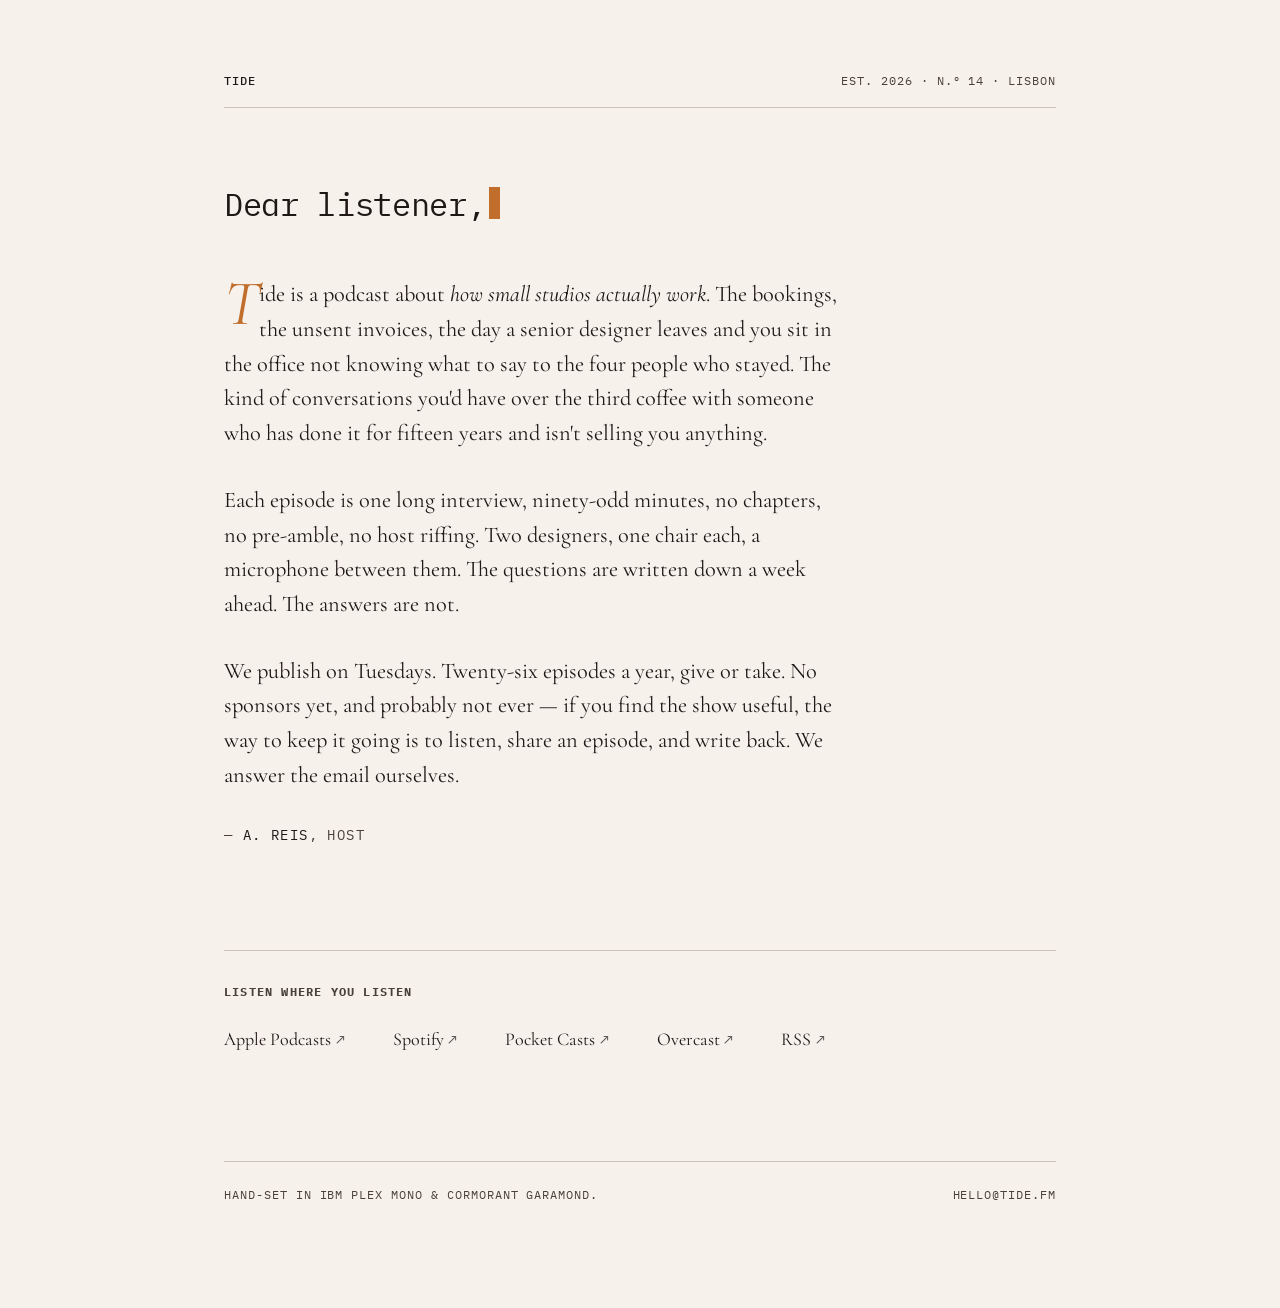
<file: .agents/skills/hallmark/site/_tests/01-tide-podcast/index.html>
<!doctype html>
<html lang="en">
<head>
  <meta charset="utf-8" />
  <meta name="viewport" content="width=device-width, initial-scale=1" />
  <title>Tide — long-form interviews with small-studio designers</title>
  <meta name="description" content="An indie podcast about how small studios actually work. Hosted by a designer, for designers." />
  <link rel="preconnect" href="https://fonts.googleapis.com" />
  <link rel="preconnect" href="https://fonts.gstatic.com" crossorigin />
  <link rel="stylesheet" href="https://fonts.googleapis.com/css2?family=IBM+Plex+Mono:wght@400;500&family=Cormorant+Garamond:ital,wght@0,400;0,500;1,400&display=swap" />
  <link rel="stylesheet" href="style.css" />
</head>
<body>
  <main class="page">
    <header class="masthead">
      <span class="masthead__brand">Tide</span>
      <span class="masthead__meta">est. 2026 · n.º 14 · Lisbon</span>
    </header>

    <p class="salutation">
      Dear listener,<span class="salutation__caret" aria-hidden="true"></span>
    </p>

    <article class="letter">
      <p>
        Tide is a podcast about <em>how small studios actually work</em>. The bookings, the unsent
        invoices, the day a senior designer leaves and you sit in the office not knowing what to
        say to the four people who stayed. The kind of conversations you'd have over the third coffee
        with someone who has done it for fifteen years and isn't selling you anything.
      </p>
      <p>
        Each episode is one long interview, ninety-odd minutes, no chapters, no pre-amble, no host
        riffing. Two designers, one chair each, a microphone between them. The questions are written
        down a week ahead. The answers are not.
      </p>
      <p>
        We publish on Tuesdays. Twenty-six episodes a year, give or take. No sponsors yet, and
        probably not ever — if you find the show useful, the way to keep it going is to listen,
        share an episode, and write back. We answer the email ourselves.
      </p>

      <p class="signoff">
        — <span class="signoff__name">A. Reis</span>, host
      </p>
    </article>

    <section class="listen" aria-labelledby="listen-heading">
      <h2 class="listen__heading" id="listen-heading">Listen where you listen</h2>
      <ul class="listen__list">
        <li class="listen__item"><a href="#"><span>Apple Podcasts</span><span class="listen__arrow" aria-hidden="true">↗</span></a></li>
        <li class="listen__item"><a href="#"><span>Spotify</span><span class="listen__arrow" aria-hidden="true">↗</span></a></li>
        <li class="listen__item"><a href="#"><span>Pocket Casts</span><span class="listen__arrow" aria-hidden="true">↗</span></a></li>
        <li class="listen__item"><a href="#"><span>Overcast</span><span class="listen__arrow" aria-hidden="true">↗</span></a></li>
        <li class="listen__item"><a href="#"><span>RSS</span><span class="listen__arrow" aria-hidden="true">↗</span></a></li>
      </ul>
    </section>

    <footer class="colophon">
      <span>Hand-set in IBM Plex Mono &amp; Cormorant Garamond.</span>
      <span><a href="mailto:hello@tide.fm">hello@tide.fm</a></span>
    </footer>
  </main>
</body>
</html>
</file>
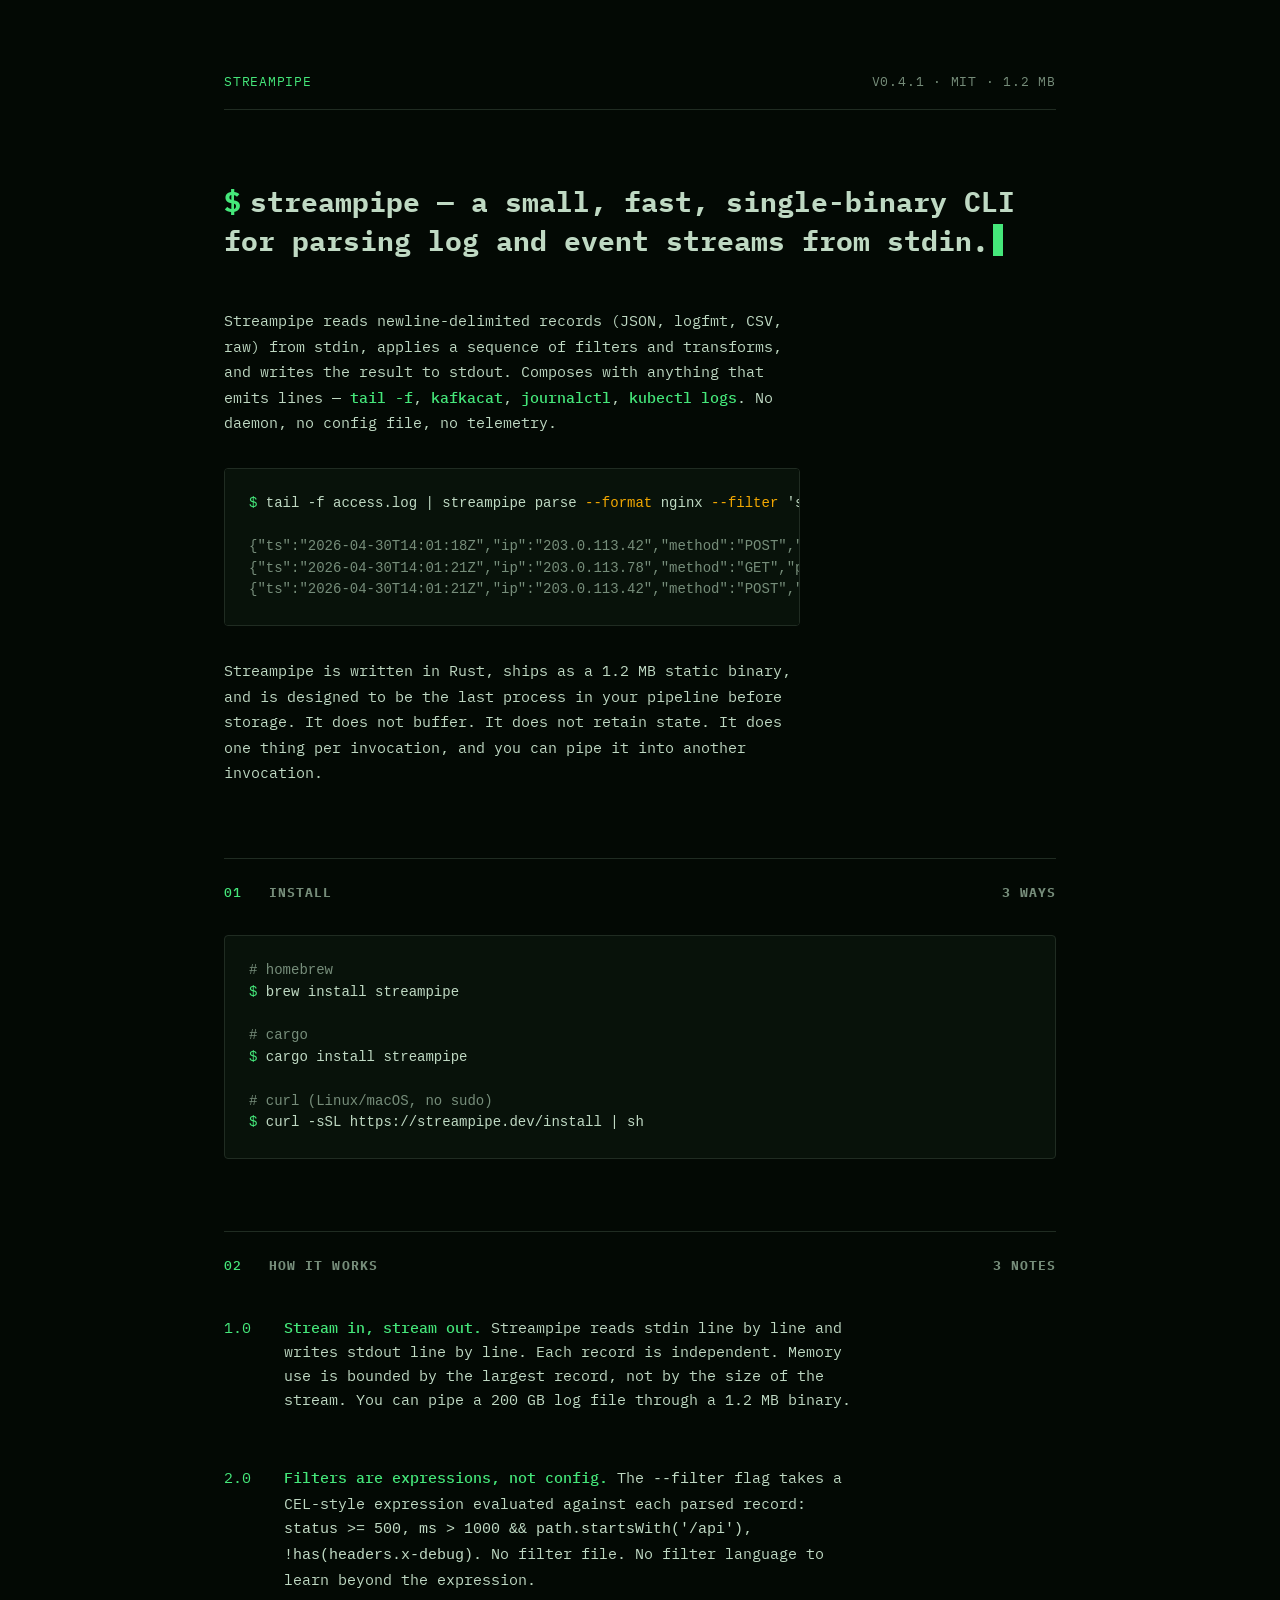
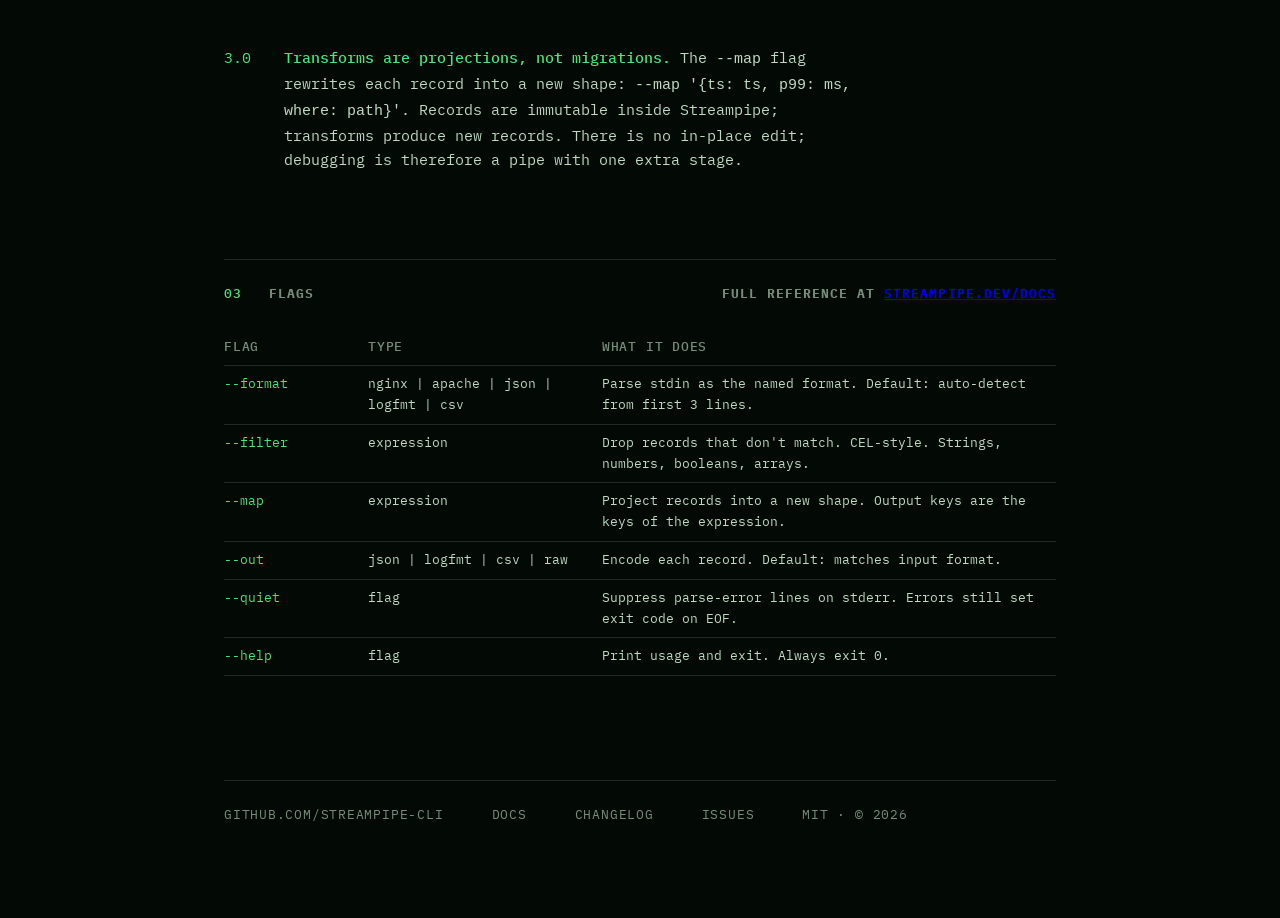
<file: .agents/skills/hallmark/site/_tests/02-streampipe-cli/index.html>
<!doctype html>
<html lang="en">
<head>
  <meta charset="utf-8" />
  <meta name="viewport" content="width=device-width, initial-scale=1" />
  <title>Streampipe — a small CLI for parsing log and event streams</title>
  <meta name="description" content="Streampipe is a small, fast, single-binary CLI for parsing log and event streams from stdin. Filter, transform, route." />
  <link rel="preconnect" href="https://fonts.googleapis.com" />
  <link rel="preconnect" href="https://fonts.gstatic.com" crossorigin />
  <link rel="stylesheet" href="https://fonts.googleapis.com/css2?family=IBM+Plex+Mono:wght@400;500&display=swap" />
  <link rel="stylesheet" href="style.css" />
</head>
<body>
  <main class="page">
    <header class="masthead">
      <span class="masthead__brand">streampipe</span>
      <span class="masthead__meta">v0.4.1 · MIT · 1.2 MB</span>
    </header>

    <h1 class="lede">
      <span class="lede__prompt">$</span>streampipe — a small, fast, single-binary CLI for parsing log and event
      streams from stdin.<span class="lede__caret" aria-hidden="true"></span>
    </h1>

    <section class="prose" aria-label="What it does">
      <p>
        Streampipe reads newline-delimited records (JSON, logfmt, CSV, raw) from stdin, applies a
        sequence of filters and transforms, and writes the result to stdout. Composes with anything
        that emits lines — <strong>tail -f</strong>, <strong>kafkacat</strong>, <strong>journalctl</strong>,
        <strong>kubectl logs</strong>. No daemon, no config file, no telemetry.
      </p>

      <pre class="term" aria-label="Sample streampipe command and output"><span class="term__line"><span class="term__prompt">$</span> tail -f access.log | streampipe parse <span class="term__flag">--format</span> nginx <span class="term__flag">--filter</span> 'status >= 500' <span class="term__flag">--out</span> json</span><span class="term__line">    </span><span class="term__line term__line--out">{"ts":"2026-04-30T14:01:18Z","ip":"203.0.113.42","method":"POST","path":"/api/v1/checkout","status":502,"ms":4101}</span><span class="term__line term__line--out">{"ts":"2026-04-30T14:01:21Z","ip":"203.0.113.78","method":"GET","path":"/api/v1/orders/9128","status":503,"ms":12}</span><span class="term__line term__line--out">{"ts":"2026-04-30T14:01:21Z","ip":"203.0.113.42","method":"POST","path":"/api/v1/checkout","status":502,"ms":3998}</span></pre>

      <p>
        Streampipe is written in Rust, ships as a 1.2 MB static binary, and is designed to be the
        last process in your pipeline before storage. It does not buffer. It does not retain state.
        It does one thing per invocation, and you can pipe it into another invocation.
      </p>
    </section>

    <section class="section" aria-labelledby="install-h">
      <h2 class="section__head" id="install-h"><span><span class="section__num">01</span> &nbsp; Install</span><span>3 ways</span></h2>
      <pre class="term"><span class="term__line"><span class="term__comment"># homebrew</span></span><span class="term__line"><span class="term__prompt">$</span> brew install streampipe</span><span class="term__line">    </span><span class="term__line"><span class="term__comment"># cargo</span></span><span class="term__line"><span class="term__prompt">$</span> cargo install streampipe</span><span class="term__line">    </span><span class="term__line"><span class="term__comment"># curl (Linux/macOS, no sudo)</span></span><span class="term__line"><span class="term__prompt">$</span> curl -sSL https://streampipe.dev/install | sh</span></pre>
    </section>

    <section class="section" aria-labelledby="how-h">
      <h2 class="section__head" id="how-h"><span><span class="section__num">02</span> &nbsp; How it works</span><span>3 notes</span></h2>
      <div class="notes">
        <div class="note">
          <span class="note__num">1.0</span>
          <p class="note__body">
            <strong>Stream in, stream out.</strong> Streampipe reads stdin line by line and writes stdout
            line by line. Each record is independent. Memory use is bounded by the largest record, not
            by the size of the stream. You can pipe a 200 GB log file through a 1.2 MB binary.
          </p>
        </div>
        <div class="note">
          <span class="note__num">2.0</span>
          <p class="note__body">
            <strong>Filters are expressions, not config.</strong> The <code>--filter</code> flag takes a
            CEL-style expression evaluated against each parsed record: <code>status >= 500</code>,
            <code>ms > 1000 &amp;&amp; path.startsWith('/api')</code>, <code>!has(headers.x-debug)</code>.
            No filter file. No filter language to learn beyond the expression.
          </p>
        </div>
        <div class="note">
          <span class="note__num">3.0</span>
          <p class="note__body">
            <strong>Transforms are projections, not migrations.</strong> The <code>--map</code> flag
            rewrites each record into a new shape: <code>--map '{ts: ts, p99: ms, where: path}'</code>.
            Records are immutable inside Streampipe; transforms produce new records. There is no
            in-place edit; debugging is therefore a pipe with one extra stage.
          </p>
        </div>
      </div>
    </section>

    <section class="section" aria-labelledby="flags-h">
      <h2 class="section__head" id="flags-h"><span><span class="section__num">03</span> &nbsp; Flags</span><span>full reference at <a href="#">streampipe.dev/docs</a></span></h2>
      <table class="flags">
        <thead>
          <tr><th>Flag</th><th>Type</th><th>What it does</th></tr>
        </thead>
        <tbody>
          <tr><td>--format</td><td>nginx | apache | json | logfmt | csv</td><td>Parse stdin as the named format. Default: auto-detect from first 3 lines.</td></tr>
          <tr><td>--filter</td><td>expression</td><td>Drop records that don't match. CEL-style. Strings, numbers, booleans, arrays.</td></tr>
          <tr><td>--map</td><td>expression</td><td>Project records into a new shape. Output keys are the keys of the expression.</td></tr>
          <tr><td>--out</td><td>json | logfmt | csv | raw</td><td>Encode each record. Default: matches input format.</td></tr>
          <tr><td>--quiet</td><td>flag</td><td>Suppress parse-error lines on stderr. Errors still set exit code on EOF.</td></tr>
          <tr><td>--help</td><td>flag</td><td>Print usage and exit. Always exit 0.</td></tr>
        </tbody>
      </table>
    </section>

    <footer class="colophon">
      <span><a href="#">github.com/streampipe-cli</a></span>
      <span><a href="#">docs</a></span>
      <span><a href="#">changelog</a></span>
      <span><a href="#">issues</a></span>
      <span>MIT · © 2026</span>
    </footer>
  </main>
</body>
</html>
</file>
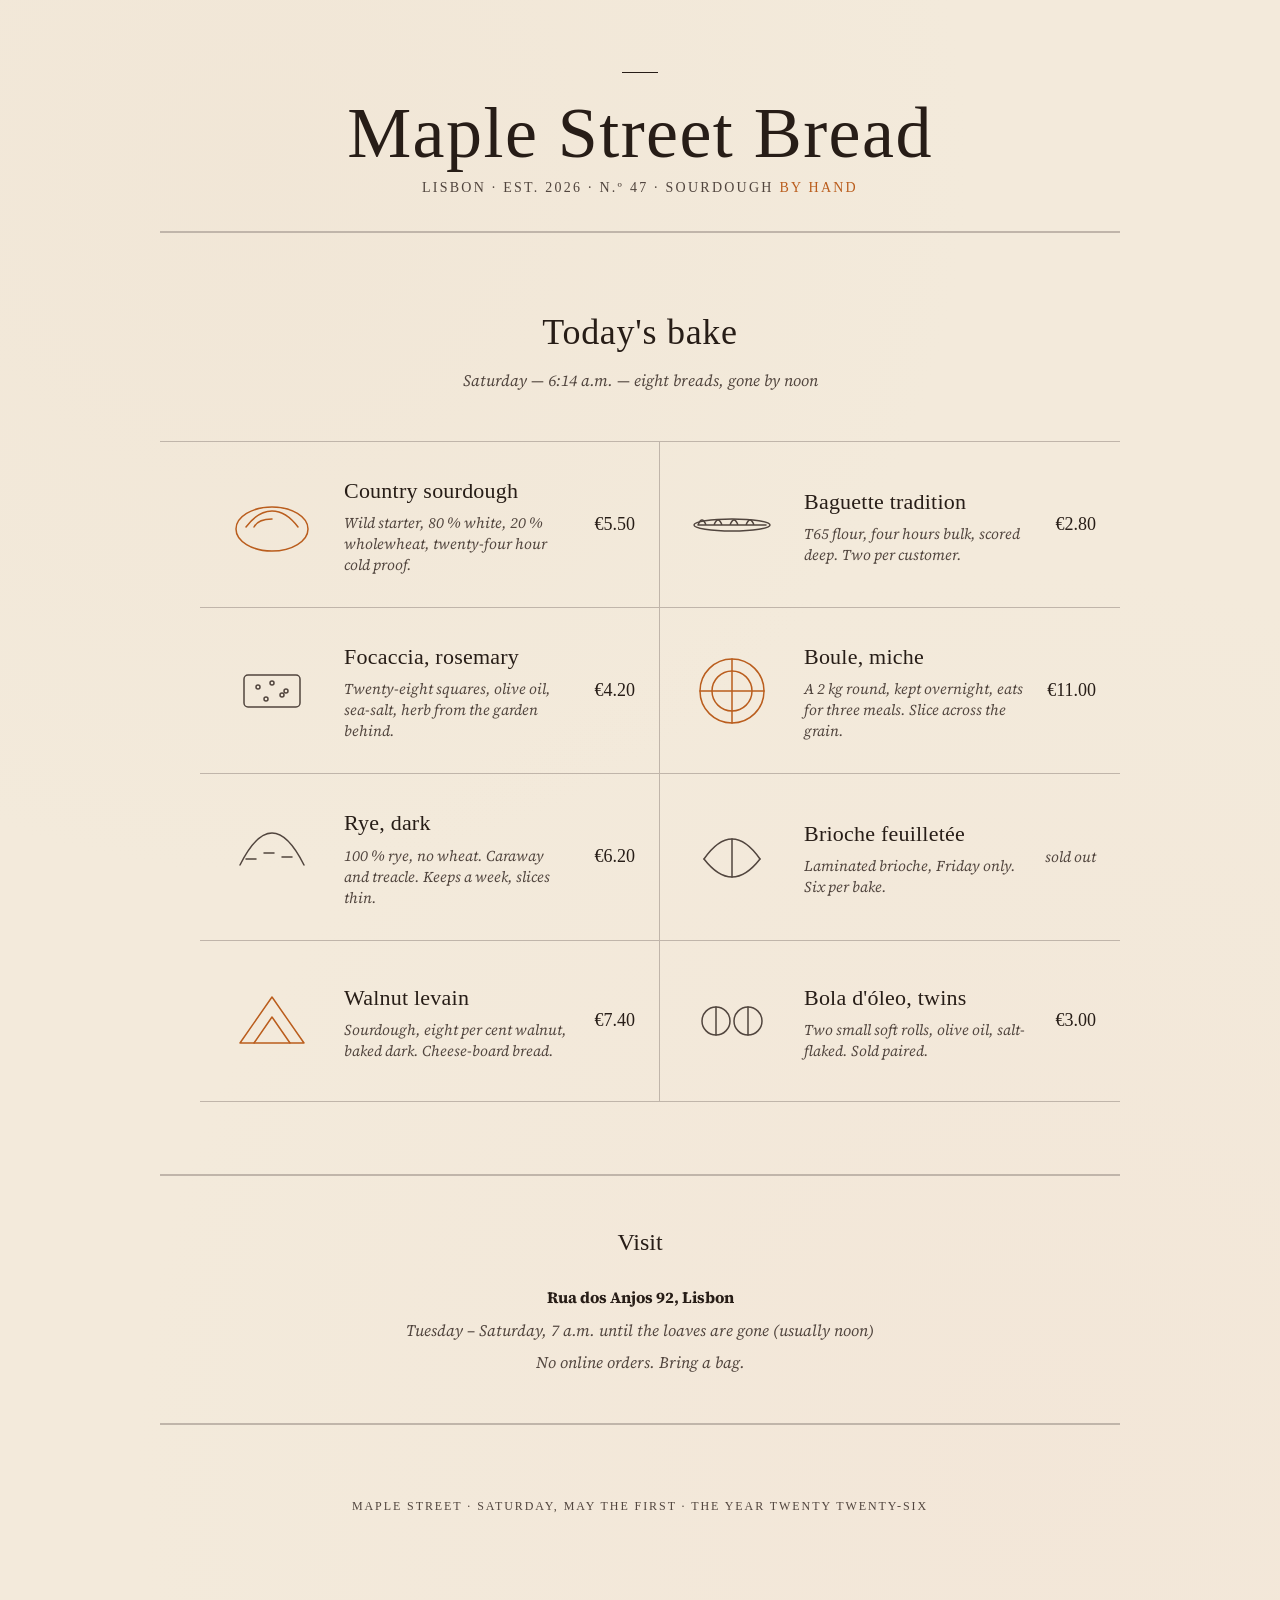
<file: .agents/skills/hallmark/site/_tests/03-maple-bakery/index.html>
<!doctype html>
<html lang="en">
<head>
  <meta charset="utf-8" />
  <meta name="viewport" content="width=device-width, initial-scale=1" />
  <title>Maple Street Bread — daily catalogue</title>
  <meta name="description" content="A small artisan bakery in Lisbon. Sourdough, slow, by hand. Open at seven, thirty loaves, gone by noon, no online orders." />
  <link rel="preconnect" href="https://fonts.googleapis.com" />
  <link rel="preconnect" href="https://fonts.gstatic.com" crossorigin />
  <link rel="stylesheet" href="https://fonts.googleapis.com/css2?family=IM+Fell+English+SC&family=IM+Fell+English:ital@0;1&family=Source+Serif+4:ital,wght@0,400;0,500;1,400&display=swap" />
  <link rel="stylesheet" href="style.css" />
</head>
<body>
  <main class="page">
    <header class="masthead">
      <hr class="masthead__rule" />
      <h1 class="masthead__brand">Maple Street Bread</h1>
      <p class="masthead__sub">Lisbon · est. 2026 · n.º 47 · sourdough <strong>by hand</strong></p>
    </header>

    <section class="todays">
      <h2 class="todays__head">Today's bake</h2>
      <p class="todays__date">Saturday — 6:14 a.m. — eight breads, gone by noon</p>
    </section>

    <ul class="catalogue" role="list" aria-label="Today's breads">
      <!-- 1 -->
      <li class="bread">
        <span class="bread__shape bread__shape--accent" aria-hidden="true">
          <svg viewBox="0 0 96 96"><ellipse cx="48" cy="52" rx="36" ry="22"/><path d="M22 50 q12 -16 26 -16 t26 16"/><path d="M30 50 q4 -8 18 -8" /></svg>
        </span>
        <div class="bread__body">
          <h3 class="bread__name">Country sourdough</h3>
          <p class="bread__desc">Wild starter, 80 % white, 20 % wholewheat, twenty-four hour cold proof.</p>
        </div>
        <span class="bread__price">€5.50</span>
      </li>
      <!-- 2 -->
      <li class="bread">
        <span class="bread__shape" aria-hidden="true">
          <svg viewBox="0 0 96 96"><path d="M14 48 L82 48 M14 48 q4 -10 8 0 M30 48 q4 -10 8 0 M46 48 q4 -10 8 0 M62 48 q4 -10 8 0"/><ellipse cx="48" cy="48" rx="38" ry="6"/></svg>
        </span>
        <div class="bread__body">
          <h3 class="bread__name">Baguette tradition</h3>
          <p class="bread__desc">T65 flour, four hours bulk, scored deep. Two per customer.</p>
        </div>
        <span class="bread__price">€2.80</span>
      </li>
      <!-- 3 -->
      <li class="bread">
        <span class="bread__shape" aria-hidden="true">
          <svg viewBox="0 0 96 96"><rect x="20" y="32" width="56" height="32" rx="4"/><circle cx="34" cy="44" r="2"/><circle cx="48" cy="40" r="2"/><circle cx="62" cy="48" r="2"/><circle cx="42" cy="56" r="2"/><circle cx="58" cy="52" r="2"/></svg>
        </span>
        <div class="bread__body">
          <h3 class="bread__name">Focaccia, rosemary</h3>
          <p class="bread__desc">Twenty-eight squares, olive oil, sea-salt, herb from the garden behind.</p>
        </div>
        <span class="bread__price">€4.20</span>
      </li>
      <!-- 4 -->
      <li class="bread">
        <span class="bread__shape bread__shape--accent" aria-hidden="true">
          <svg viewBox="0 0 96 96"><circle cx="48" cy="48" r="32"/><circle cx="48" cy="48" r="20"/><path d="M48 16 L48 80 M16 48 L80 48"/></svg>
        </span>
        <div class="bread__body">
          <h3 class="bread__name">Boule, miche</h3>
          <p class="bread__desc">A 2 kg round, kept overnight, eats for three meals. Slice across the grain.</p>
        </div>
        <span class="bread__price">€11.00</span>
      </li>
      <!-- 5 -->
      <li class="bread">
        <span class="bread__shape" aria-hidden="true">
          <svg viewBox="0 0 96 96"><path d="M16 56 q16 -32 32 -32 t32 32"/><path d="M22 50 L32 50 M40 44 L50 44 M58 48 L68 48"/></svg>
        </span>
        <div class="bread__body">
          <h3 class="bread__name">Rye, dark</h3>
          <p class="bread__desc">100 % rye, no wheat. Caraway and treacle. Keeps a week, slices thin.</p>
        </div>
        <span class="bread__price">€6.20</span>
      </li>
      <!-- 6 -->
      <li class="bread">
        <span class="bread__shape" aria-hidden="true">
          <svg viewBox="0 0 96 96"><path d="M20 50 q14 -20 28 -20 t28 20" /><path d="M20 50 q14 18 28 18 t28 -18"/><path d="M48 30 L48 68"/></svg>
        </span>
        <div class="bread__body">
          <h3 class="bread__name">Brioche feuilletée</h3>
          <p class="bread__desc">Laminated brioche, Friday only. Six per bake.</p>
        </div>
        <span class="bread__price bread__price--out">sold out</span>
      </li>
      <!-- 7 -->
      <li class="bread">
        <span class="bread__shape bread__shape--accent" aria-hidden="true">
          <svg viewBox="0 0 96 96"><path d="M16 70 L48 24 L80 70 Z"/><path d="M30 70 L48 44 L66 70"/></svg>
        </span>
        <div class="bread__body">
          <h3 class="bread__name">Walnut levain</h3>
          <p class="bread__desc">Sourdough, eight per cent walnut, baked dark. Cheese-board bread.</p>
        </div>
        <span class="bread__price">€7.40</span>
      </li>
      <!-- 8 -->
      <li class="bread">
        <span class="bread__shape" aria-hidden="true">
          <svg viewBox="0 0 96 96"><circle cx="32" cy="48" r="14"/><circle cx="64" cy="48" r="14"/><path d="M32 34 L32 62 M64 34 L64 62"/></svg>
        </span>
        <div class="bread__body">
          <h3 class="bread__name">Bola d'óleo, twins</h3>
          <p class="bread__desc">Two small soft rolls, olive oil, salt-flaked. Sold paired.</p>
        </div>
        <span class="bread__price">€3.00</span>
      </li>
    </ul>

    <section class="visit">
      <h2 class="visit__head">Visit</h2>
      <div class="visit__lines">
        <span><strong>Rua dos Anjos 92, Lisbon</strong></span>
        <span><em>Tuesday – Saturday, 7 a.m. until the loaves are gone (usually noon)</em></span>
        <span><em>No online orders. Bring a bag.</em></span>
      </div>
    </section>

    <footer class="colophon">
      <span>Maple Street · Saturday, May the first · the year twenty twenty-six</span>
    </footer>
  </main>
</body>
</html>
</file>
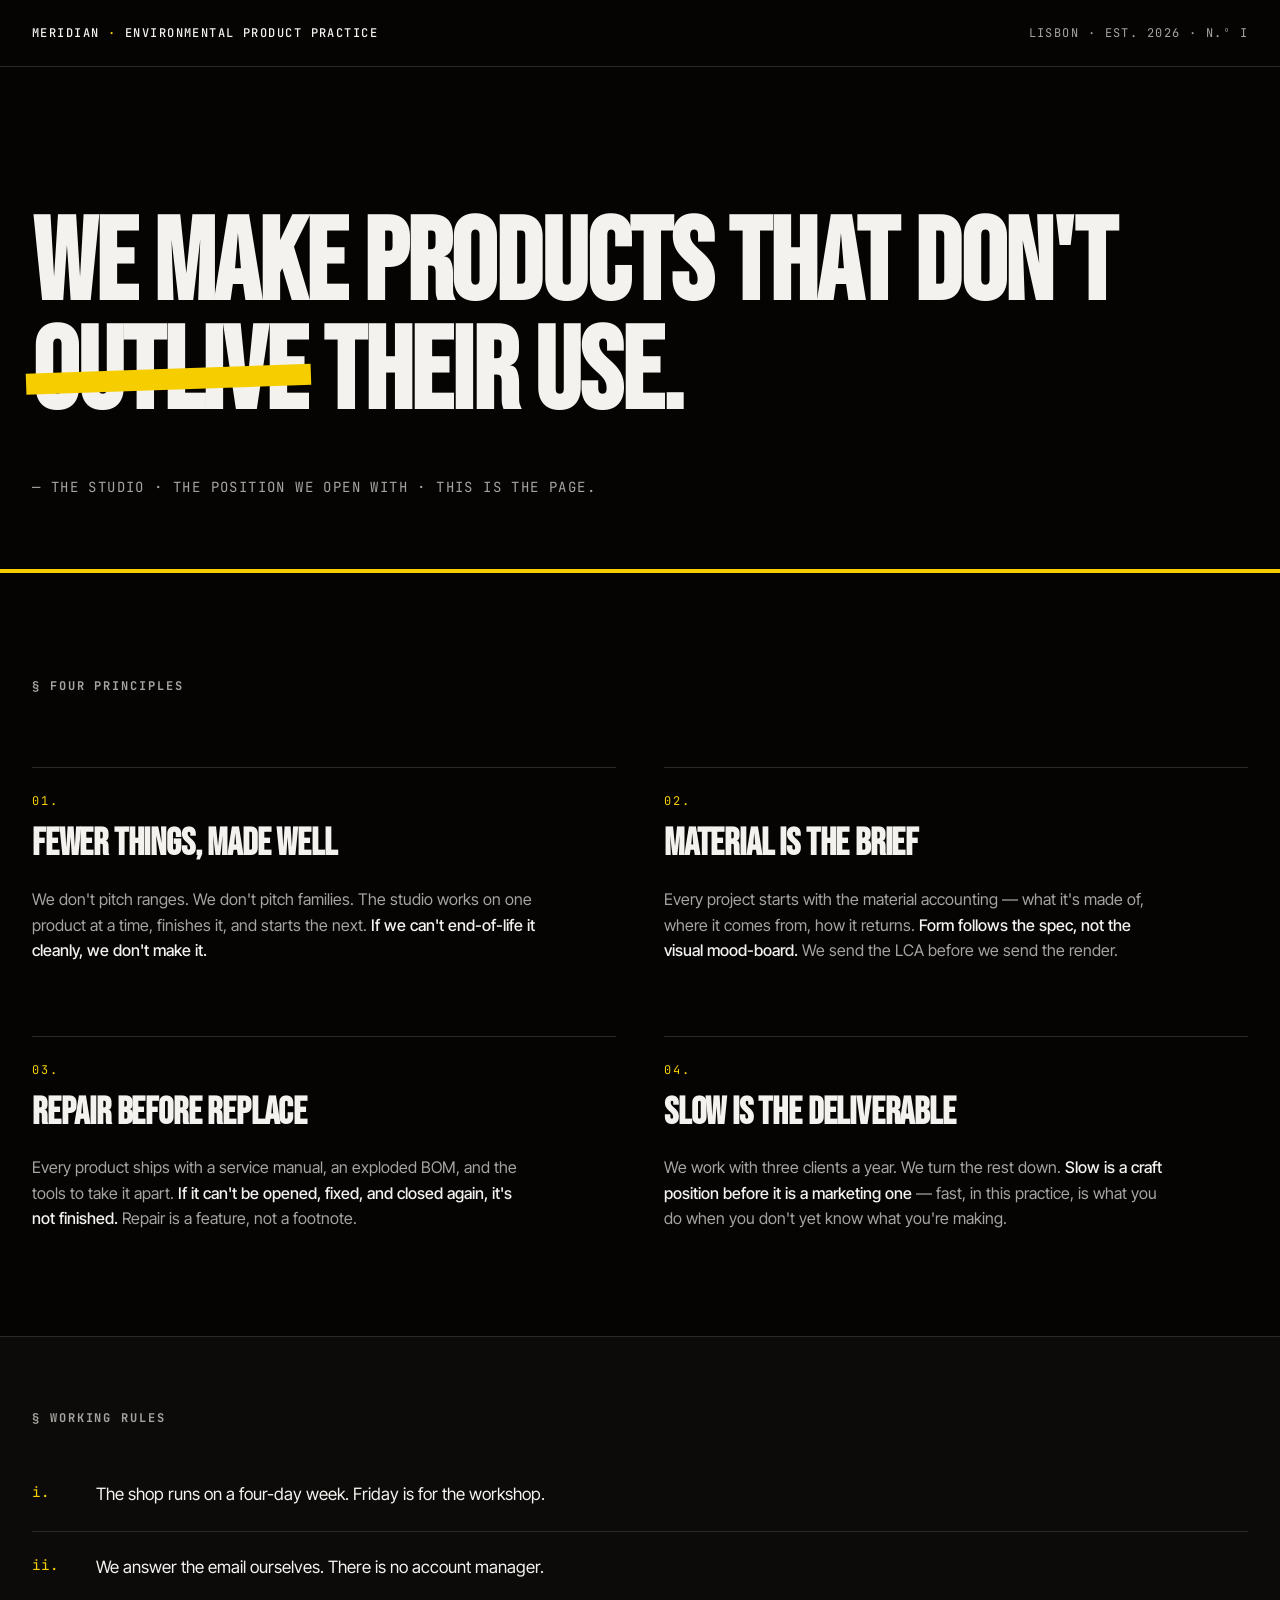
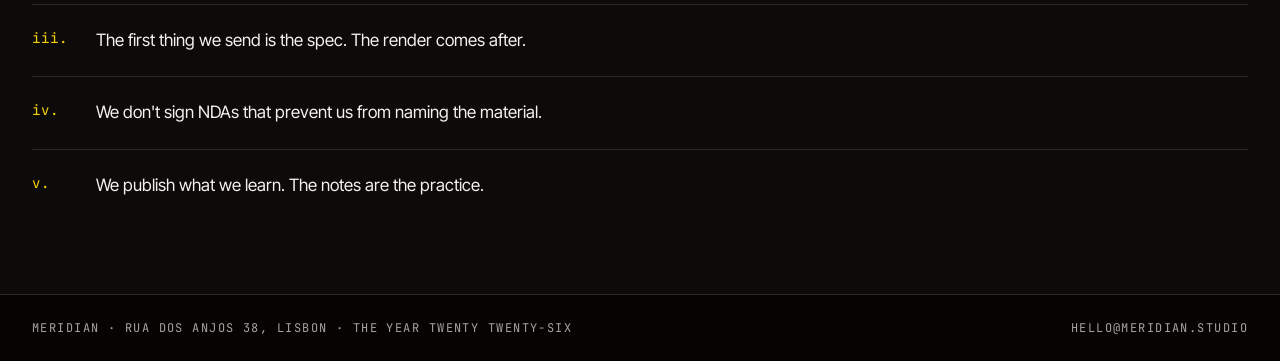
<file: .agents/skills/hallmark/site/_tests/04-meridian-manifesto/index.html>
<!doctype html>
<html lang="en">
<head>
  <meta charset="utf-8" />
  <meta name="viewport" content="width=device-width, initial-scale=1" />
  <title>Meridian — environmental product practice</title>
  <meta name="description" content="A small environmental products design practice. We make products that don't outlive their use." />
  <link rel="preconnect" href="https://fonts.googleapis.com" />
  <link rel="preconnect" href="https://fonts.gstatic.com" crossorigin />
  <link rel="stylesheet" href="https://fonts.googleapis.com/css2?family=Bebas+Neue&family=Inter+Tight:wght@400;500;600&family=JetBrains+Mono:wght@400;500&display=swap" />
  <link rel="stylesheet" href="style.css" />
</head>
<body>
  <main class="page">
    <header class="masthead">
      <span class="masthead__brand">MERIDIAN <strong>·</strong> environmental product practice</span>
      <span class="masthead__meta">Lisbon · est. 2026 · n.º I</span>
    </header>

    <section class="hero">
      <h1 class="quote">
        We make products that don't <span class="quote__strike">outlive</span> their use.
        <span class="quote__attr">— The studio · the position we open with · this is the page.</span>
      </h1>
    </section>

    <section class="principles" aria-labelledby="principles-h">
      <h2 class="principles__head" id="principles-h">§ Four principles</h2>
      <ol class="principles__list">
        <li class="principle">
          <span class="principle__num">01.</span>
          <h3 class="principle__head">Fewer things, made well</h3>
          <p class="principle__body">
            We don't pitch ranges. We don't pitch families. The studio works on one product at a
            time, finishes it, and starts the next. <strong>If we can't end-of-life it cleanly, we
            don't make it.</strong>
          </p>
        </li>
        <li class="principle">
          <span class="principle__num">02.</span>
          <h3 class="principle__head">Material is the brief</h3>
          <p class="principle__body">
            Every project starts with the material accounting — what it's made of, where it comes
            from, how it returns. <strong>Form follows the spec, not the visual mood-board.</strong>
            We send the LCA before we send the render.
          </p>
        </li>
        <li class="principle">
          <span class="principle__num">03.</span>
          <h3 class="principle__head">Repair before replace</h3>
          <p class="principle__body">
            Every product ships with a service manual, an exploded BOM, and the tools to take it
            apart. <strong>If it can't be opened, fixed, and closed again, it's not finished.</strong>
            Repair is a feature, not a footnote.
          </p>
        </li>
        <li class="principle">
          <span class="principle__num">04.</span>
          <h3 class="principle__head">Slow is the deliverable</h3>
          <p class="principle__body">
            We work with three clients a year. We turn the rest down. <strong>Slow is a craft
            position before it is a marketing one</strong> — fast, in this practice, is what you do
            when you don't yet know what you're making.
          </p>
        </li>
      </ol>
    </section>

    <section class="rules" aria-labelledby="rules-h">
      <h2 class="rules__head" id="rules-h">§ Working rules</h2>
      <ol class="rules__list">
        <li class="rules__item"><span class="rules__num">i.</span><span>The shop runs on a four-day week. Friday is for the workshop.</span></li>
        <li class="rules__item"><span class="rules__num">ii.</span><span>We answer the email ourselves. There is no account manager.</span></li>
        <li class="rules__item"><span class="rules__num">iii.</span><span>The first thing we send is the spec. The render comes after.</span></li>
        <li class="rules__item"><span class="rules__num">iv.</span><span>We don't sign NDAs that prevent us from naming the material.</span></li>
        <li class="rules__item"><span class="rules__num">v.</span><span>We publish what we learn. The notes are the practice.</span></li>
      </ol>
    </section>

    <footer class="colophon">
      <span>Meridian · Rua dos Anjos 38, Lisbon · the year twenty twenty-six</span>
      <span><a href="mailto:hello@meridian.studio">hello@meridian.studio</a></span>
    </footer>
  </main>
</body>
</html>
</file>
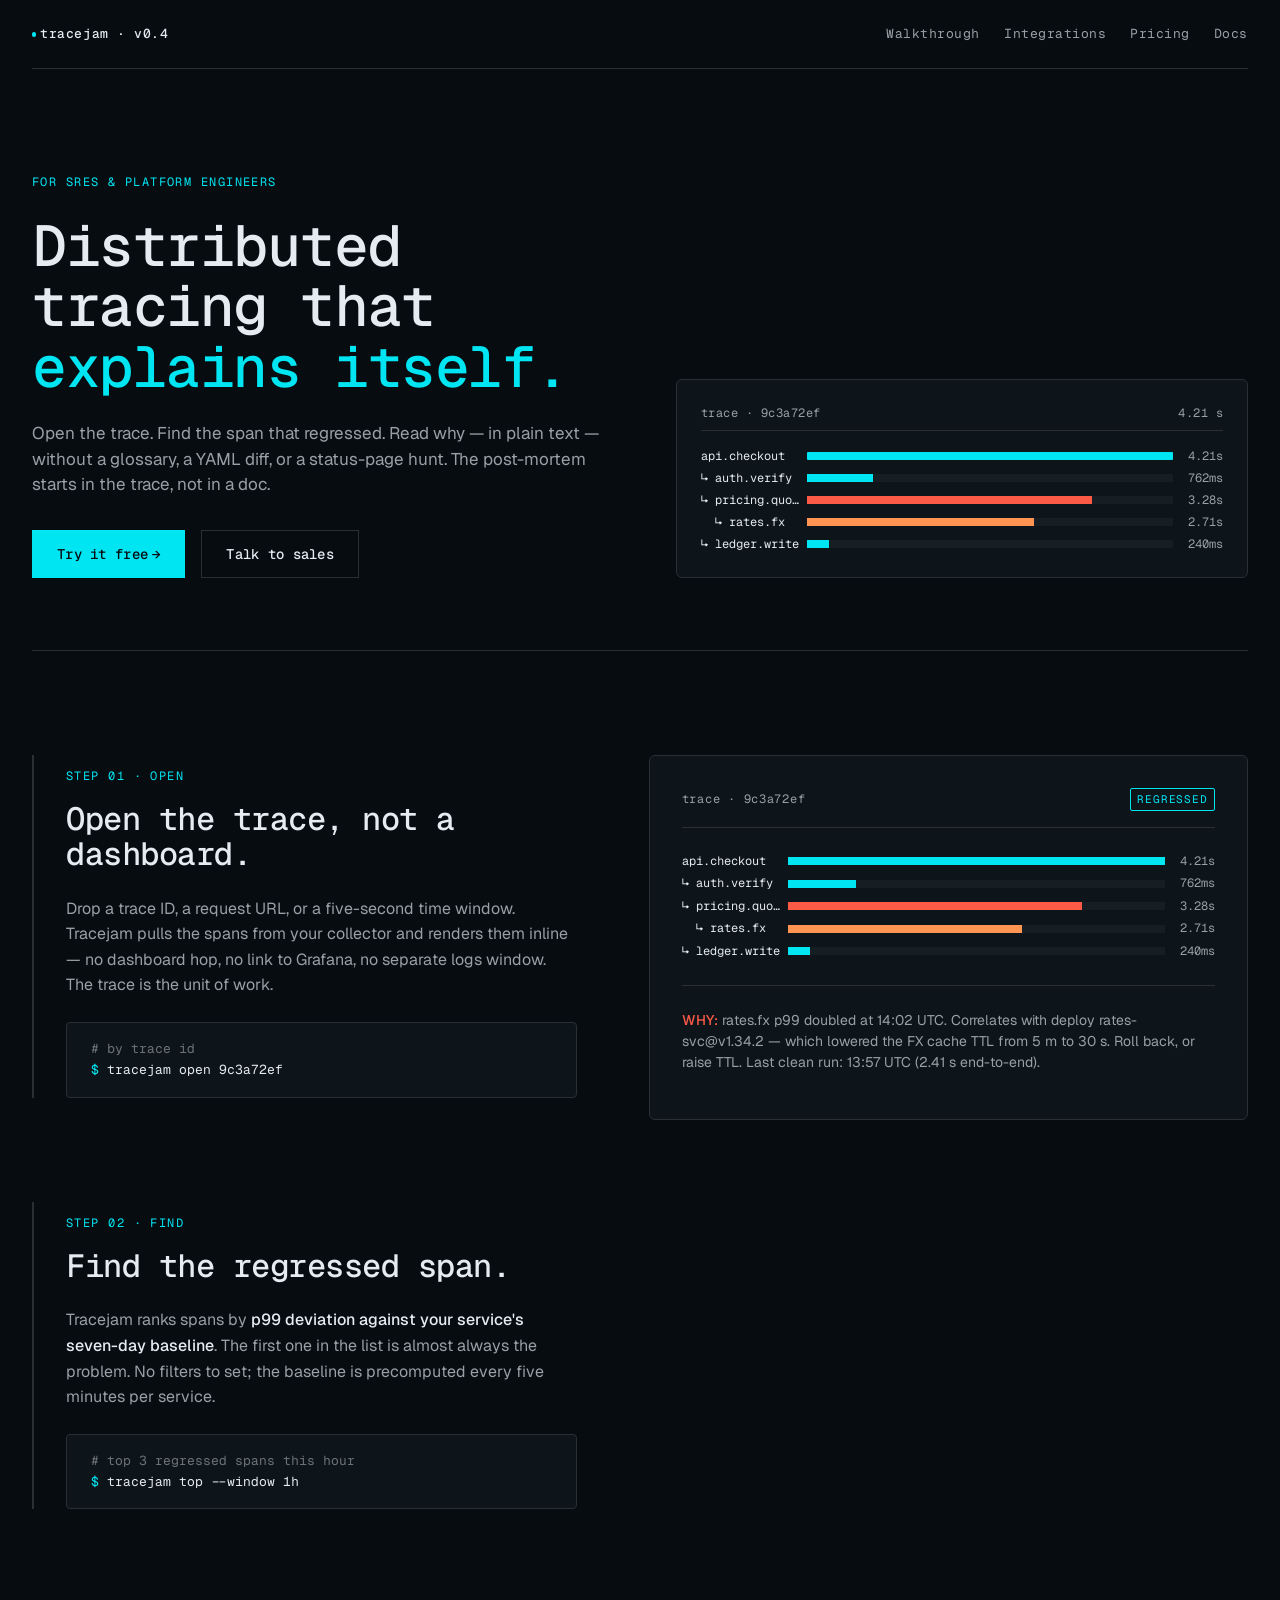
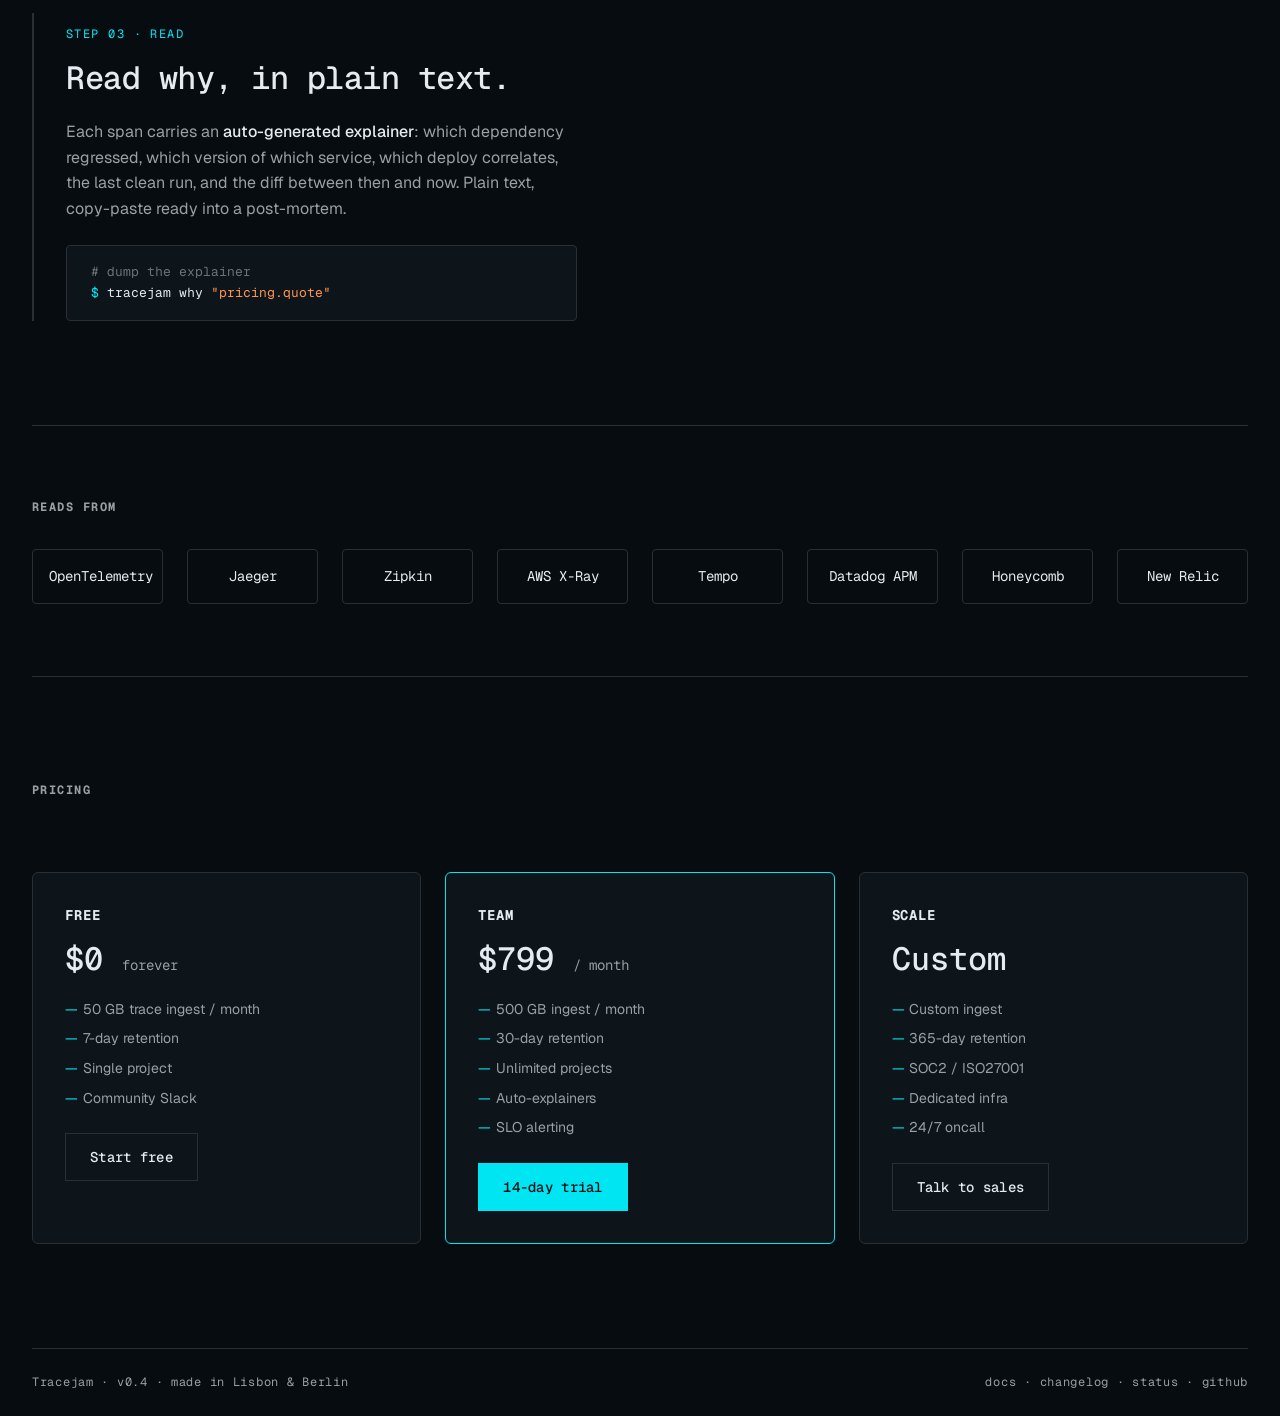
<file: .agents/skills/hallmark/site/_tests/05-tracejam-saas/index.html>
<!doctype html>
<html lang="en">
<head>
  <meta charset="utf-8" />
  <meta name="viewport" content="width=device-width, initial-scale=1" />
  <title>Tracejam — distributed tracing that explains itself</title>
  <meta name="description" content="Open the trace, find the span that regressed, and read why — in plain text — without a glossary, a YAML diff, or a status-page hunt." />
  <link rel="preconnect" href="https://fonts.googleapis.com" />
  <link rel="preconnect" href="https://fonts.gstatic.com" crossorigin />
  <link rel="stylesheet" href="https://fonts.googleapis.com/css2?family=Geist+Mono:wght@400;500&family=Geist:wght@400;500;600&display=swap" />
  <link rel="stylesheet" href="style.css" />
</head>
<body>
  <main class="page">
    <header class="masthead">
      <span class="masthead__brand"><span class="dot"></span>tracejam · v0.4</span>
      <nav class="masthead__nav">
        <a href="#walkthrough">Walkthrough</a>
        <a href="#integrations">Integrations</a>
        <a href="#pricing">Pricing</a>
        <a href="#">Docs</a>
      </nav>
    </header>

    <section class="hero">
      <div class="hero__copy">
        <p class="hero__eyebrow">For SREs &amp; platform engineers</p>
        <h1 class="hero__head">Distributed tracing that <em>explains itself.</em></h1>
        <p class="hero__sub">
          Open the trace. Find the span that regressed. Read why — in plain text — without a glossary,
          a YAML diff, or a status-page hunt. The post-mortem starts in the trace, not in a doc.
        </p>
        <div class="hero__cta">
          <a class="btn btn--primary" href="#">Try it free <span aria-hidden="true">→</span></a>
          <a class="btn" href="#">Talk to sales</a>
        </div>
      </div>
      <aside class="hero__panel" aria-label="Sample trace preview">
        <div class="hero__panel-head"><span>trace · 9c3a72ef</span><span>4.21 s</span></div>
        <div class="trace">
          <div class="span"><span class="span__label">api.checkout</span><span class="span__bar" style="--w:100%"><style>.span__bar::after { width: var(--w); }</style></span><span class="span__time">4.21s</span></div>
          <div class="span"><span class="span__label">↳ auth.verify</span><span class="span__bar"><span style="position:absolute;inset:0;width:18%;background:var(--color-accent)"></span></span><span class="span__time">762ms</span></div>
          <div class="span span--err"><span class="span__label">↳ pricing.quote</span><span class="span__bar"><span style="position:absolute;inset:0;width:78%;background:var(--color-error)"></span></span><span class="span__time">3.28s</span></div>
          <div class="span span--warn"><span class="span__label">&nbsp;&nbsp;↳ rates.fx</span><span class="span__bar"><span style="position:absolute;inset:0;width:62%;background:var(--color-warn)"></span></span><span class="span__time">2.71s</span></div>
          <div class="span"><span class="span__label">↳ ledger.write</span><span class="span__bar"><span style="position:absolute;inset:0;width:6%;background:var(--color-accent)"></span></span><span class="span__time">240ms</span></div>
        </div>
      </aside>
    </section>

    <section class="workbench" id="walkthrough">
      <div class="steps">
        <article class="step">
          <p class="step__num">step 01 · open</p>
          <h2 class="step__head">Open the trace, not a dashboard.</h2>
          <p class="step__body">
            Drop a trace ID, a request URL, or a five-second time window. Tracejam pulls the spans
            from your collector and renders them inline — no dashboard hop, no link to Grafana,
            no separate logs window. The trace is the unit of work.
          </p>
          <div class="step__code"><span class="c"># by trace id</span><br/><span class="k">$</span> tracejam open 9c3a72ef</div>
        </article>

        <article class="step">
          <p class="step__num">step 02 · find</p>
          <h2 class="step__head">Find the regressed span.</h2>
          <p class="step__body">
            Tracejam ranks spans by <strong>p99 deviation against your service's seven-day baseline</strong>.
            The first one in the list is almost always the problem. No filters to set; the baseline
            is precomputed every five minutes per service.
          </p>
          <div class="step__code"><span class="c"># top 3 regressed spans this hour</span><br/><span class="k">$</span> tracejam top --window 1h</div>
        </article>

        <article class="step">
          <p class="step__num">step 03 · read</p>
          <h2 class="step__head">Read why, in plain text.</h2>
          <p class="step__body">
            Each span carries an <strong>auto-generated explainer</strong>: which dependency
            regressed, which version of which service, which deploy correlates, the last clean run,
            and the diff between then and now. Plain text, copy-paste ready into a post-mortem.
          </p>
          <div class="step__code"><span class="c"># dump the explainer</span><br/><span class="k">$</span> tracejam why <span class="s">"pricing.quote"</span></div>
        </article>
      </div>

      <aside class="pinned" aria-label="Pinned trace panel">
        <header class="pinned__head">
          <span>trace · 9c3a72ef</span>
          <span class="pinned__chip">REGRESSED</span>
        </header>
        <div class="pinned__body">
          <div class="span"><span class="span__label">api.checkout</span><span class="span__bar"><span style="position:absolute;inset:0;width:100%;background:var(--color-accent)"></span></span><span class="span__time">4.21s</span></div>
          <div class="span"><span class="span__label">↳ auth.verify</span><span class="span__bar"><span style="position:absolute;inset:0;width:18%;background:var(--color-accent)"></span></span><span class="span__time">762ms</span></div>
          <div class="span span--err"><span class="span__label">↳ pricing.quote</span><span class="span__bar"><span style="position:absolute;inset:0;width:78%;background:var(--color-error)"></span></span><span class="span__time">3.28s</span></div>
          <div class="span span--warn"><span class="span__label">&nbsp;&nbsp;↳ rates.fx</span><span class="span__bar"><span style="position:absolute;inset:0;width:62%;background:var(--color-warn)"></span></span><span class="span__time">2.71s</span></div>
          <div class="span"><span class="span__label">↳ ledger.write</span><span class="span__bar"><span style="position:absolute;inset:0;width:6%;background:var(--color-accent)"></span></span><span class="span__time">240ms</span></div>
        </div>
        <p class="pinned__why">
          <strong>WHY:</strong> rates.fx p99 doubled at 14:02 UTC. Correlates with deploy
          rates-svc@v1.34.2 — which lowered the FX cache TTL from 5 m to 30 s. Roll back, or raise
          TTL. Last clean run: 13:57 UTC (2.41 s end-to-end).
        </p>
      </aside>
    </section>

    <section class="integrations" id="integrations">
      <h2 class="integrations__head">Reads from</h2>
      <ul class="integrations__grid">
        <li>OpenTelemetry</li>
        <li>Jaeger</li>
        <li>Zipkin</li>
        <li>AWS X-Ray</li>
        <li>Tempo</li>
        <li>Datadog APM</li>
        <li>Honeycomb</li>
        <li>New Relic</li>
      </ul>
    </section>

    <section class="pricing" id="pricing">
      <h2 class="pricing__head">Pricing</h2>
      <div class="tiers">
        <article class="tier">
          <h3 class="tier__name">Free</h3>
          <p class="tier__price">$0 <span class="per">forever</span></p>
          <ul class="tier__list">
            <li>50 GB trace ingest / month</li>
            <li>7-day retention</li>
            <li>Single project</li>
            <li>Community Slack</li>
          </ul>
          <a class="btn" href="#">Start free</a>
        </article>
        <article class="tier tier--feature">
          <h3 class="tier__name">Team</h3>
          <p class="tier__price">$799 <span class="per">/ month</span></p>
          <ul class="tier__list">
            <li>500 GB ingest / month</li>
            <li>30-day retention</li>
            <li>Unlimited projects</li>
            <li>Auto-explainers</li>
            <li>SLO alerting</li>
          </ul>
          <a class="btn btn--primary" href="#">14-day trial</a>
        </article>
        <article class="tier">
          <h3 class="tier__name">Scale</h3>
          <p class="tier__price">Custom</p>
          <ul class="tier__list">
            <li>Custom ingest</li>
            <li>365-day retention</li>
            <li>SOC2 / ISO27001</li>
            <li>Dedicated infra</li>
            <li>24/7 oncall</li>
          </ul>
          <a class="btn" href="#">Talk to sales</a>
        </article>
      </div>
    </section>

    <footer class="colophon">
      <span>Tracejam · v0.4 · made in Lisbon &amp; Berlin</span>
      <span><a href="#">docs</a> · <a href="#">changelog</a> · <a href="#">status</a> · <a href="#">github</a></span>
    </footer>
  </main>
</body>
</html>
</file>
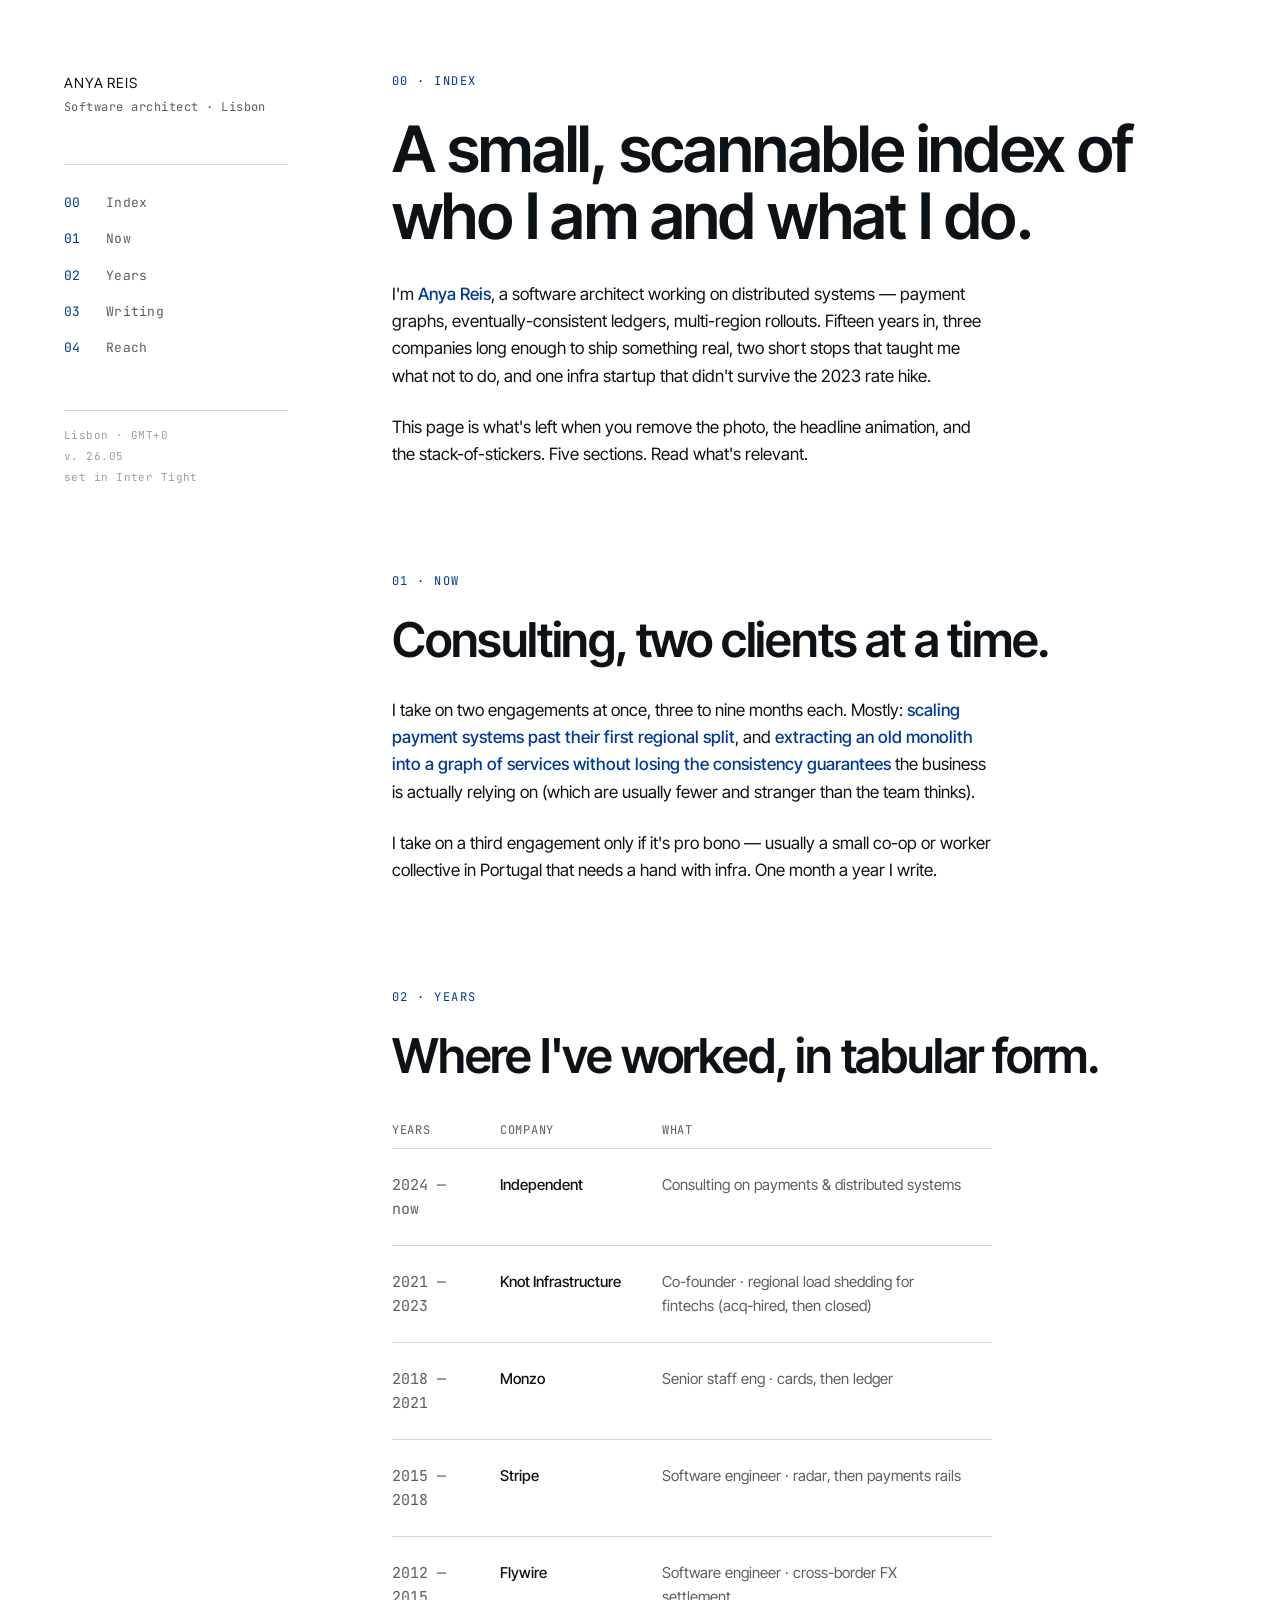
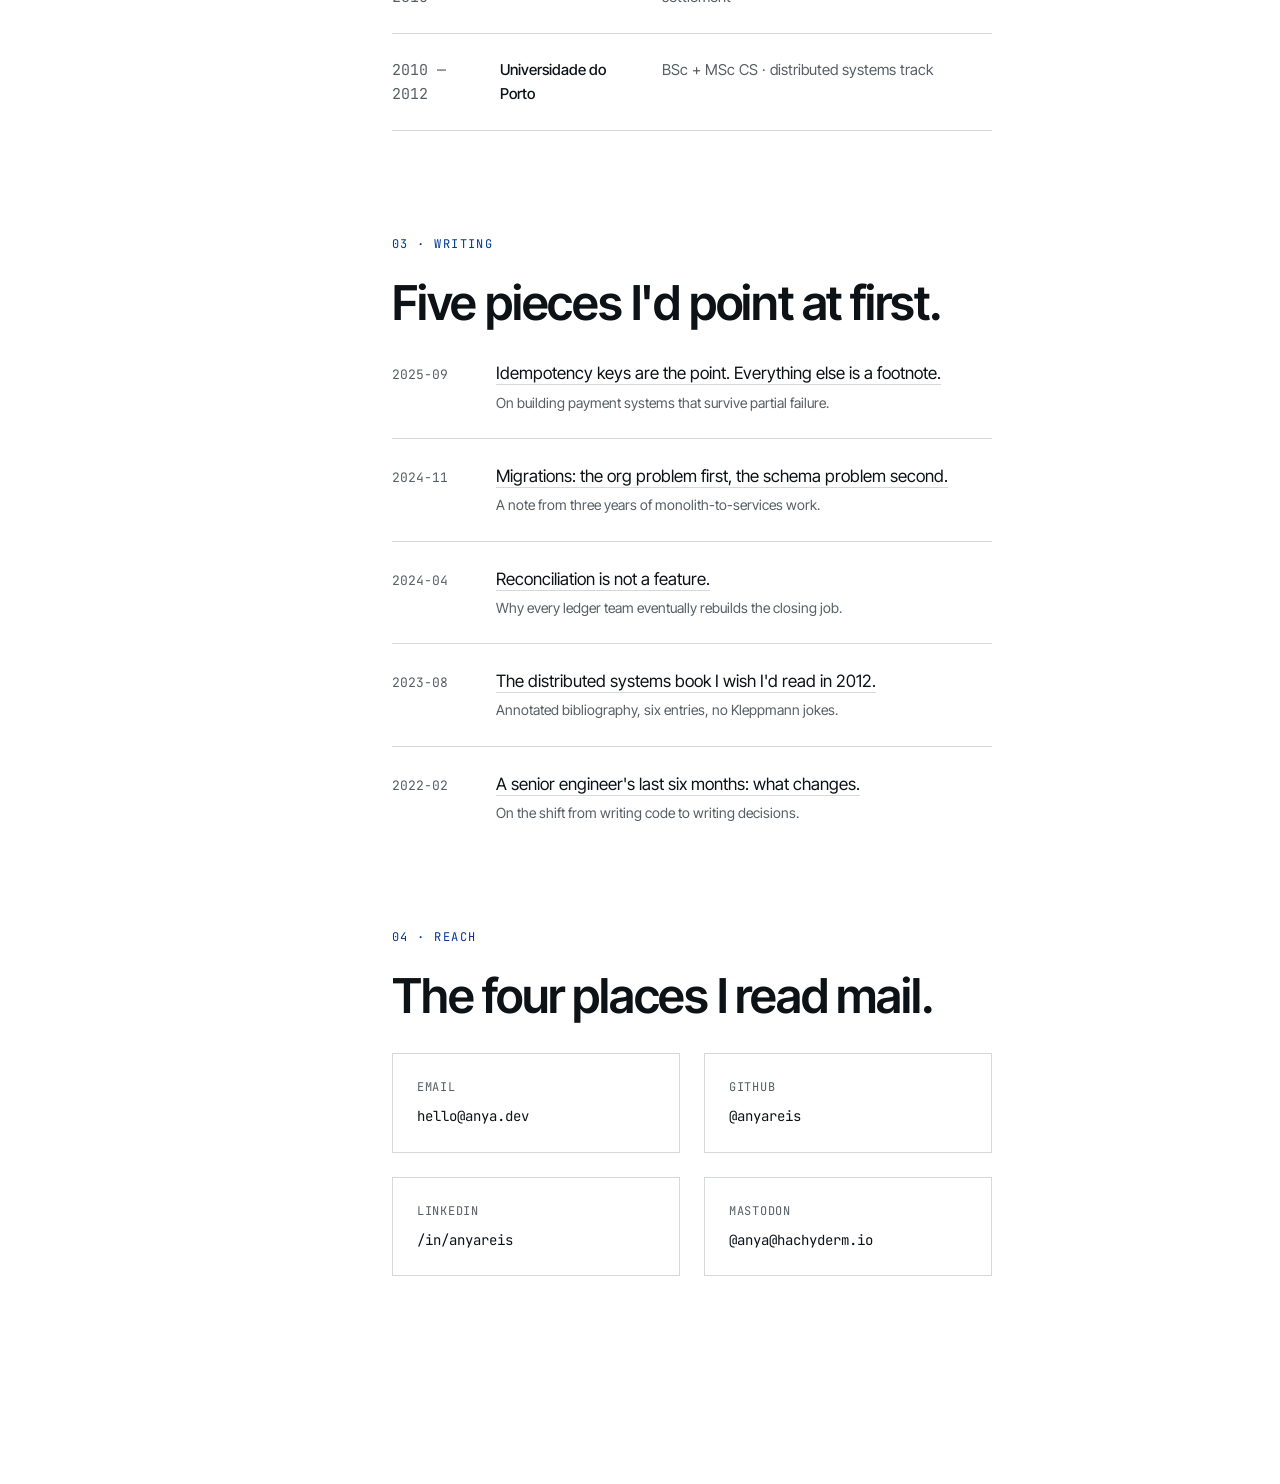
<file: .agents/skills/hallmark/site/_tests/06-anya-portfolio/index.html>
<!doctype html>
<html lang="en">
<head>
  <meta charset="utf-8" />
  <meta name="viewport" content="width=device-width, initial-scale=1" />
  <title>Anya Reis — software architect, Lisbon</title>
  <meta name="description" content="Software architect. Distributed systems, payment graphs, eventually-consistent ledgers. Currently consulting. Reachable." />
  <link rel="preconnect" href="https://fonts.googleapis.com" />
  <link rel="preconnect" href="https://fonts.gstatic.com" crossorigin />
  <link rel="stylesheet" href="https://fonts.googleapis.com/css2?family=Inter+Tight:wght@400;500;600&family=JetBrains+Mono:wght@400;500&display=swap" />
  <link rel="stylesheet" href="style.css" />
</head>
<body>
  <main class="page">
    <aside class="toc" aria-label="Table of contents">
      <p class="toc__brand">Anya Reis</p>
      <span class="toc__role">Software architect · Lisbon</span>
      <nav>
        <ul class="toc__list">
          <li><a href="#index"><span class="num">00</span><span>Index</span></a></li>
          <li><a href="#now"><span class="num">01</span><span>Now</span></a></li>
          <li><a href="#years"><span class="num">02</span><span>Years</span></a></li>
          <li><a href="#writing"><span class="num">03</span><span>Writing</span></a></li>
          <li><a href="#reach"><span class="num">04</span><span>Reach</span></a></li>
        </ul>
      </nav>
      <div class="toc__meta">
        <span>Lisbon · GMT+0</span>
        <span>v. 26.05</span>
        <span>set in Inter Tight</span>
      </div>
    </aside>

    <article class="main">
      <section class="section" id="index">
        <p class="section__num">00 · Index</p>
        <h1 class="section__head section__head--lede">A small, scannable index of who I am and what I do.</h1>
        <div class="section__body">
          <p>
            I'm <strong>Anya Reis</strong>, a software architect working on distributed systems —
            payment graphs, eventually-consistent ledgers, multi-region rollouts. Fifteen years in,
            three companies long enough to ship something real, two short stops that taught me what
            not to do, and one infra startup that didn't survive the 2023 rate hike.
          </p>
          <p>
            This page is what's left when you remove the photo, the headline animation, and the
            stack-of-stickers. Five sections. Read what's relevant.
          </p>
        </div>
      </section>

      <section class="section" id="now">
        <p class="section__num">01 · Now</p>
        <h2 class="section__head">Consulting, two clients at a time.</h2>
        <div class="section__body">
          <p>
            I take on two engagements at once, three to nine months each. Mostly: <strong>scaling
            payment systems past their first regional split</strong>, and <strong>extracting an old
            monolith into a graph of services without losing the consistency guarantees</strong> the
            business is actually relying on (which are usually fewer and stranger than the team
            thinks).
          </p>
          <p>
            I take on a third engagement only if it's pro bono — usually a small co-op or worker
            collective in Portugal that needs a hand with infra. One month a year I write.
          </p>
        </div>
      </section>

      <section class="section" id="years">
        <p class="section__num">02 · Years</p>
        <h2 class="section__head">Where I've worked, in tabular form.</h2>
        <div class="section__body">
          <table class="years" aria-label="Work history">
            <thead><tr><th>Years</th><th>Company</th><th>What</th></tr></thead>
            <tbody>
              <tr><td>2024 — now</td><td>Independent</td><td>Consulting on payments &amp; distributed systems</td></tr>
              <tr><td>2021 — 2023</td><td>Knot Infrastructure</td><td>Co-founder · regional load shedding for fintechs (acq-hired, then closed)</td></tr>
              <tr><td>2018 — 2021</td><td>Monzo</td><td>Senior staff eng · cards, then ledger</td></tr>
              <tr><td>2015 — 2018</td><td>Stripe</td><td>Software engineer · radar, then payments rails</td></tr>
              <tr><td>2012 — 2015</td><td>Flywire</td><td>Software engineer · cross-border FX settlement</td></tr>
              <tr><td>2010 — 2012</td><td>Universidade do Porto</td><td>BSc + MSc CS · distributed systems track</td></tr>
            </tbody>
          </table>
        </div>
      </section>

      <section class="section" id="writing">
        <p class="section__num">03 · Writing</p>
        <h2 class="section__head">Five pieces I'd point at first.</h2>
        <div class="section__body">
          <ul class="writing">
            <li>
              <span class="writing__date">2025-09</span>
              <div>
                <a href="#">Idempotency keys are the point. Everything else is a footnote.</a>
                <span class="writing__sub">On building payment systems that survive partial failure.</span>
              </div>
            </li>
            <li>
              <span class="writing__date">2024-11</span>
              <div>
                <a href="#">Migrations: the org problem first, the schema problem second.</a>
                <span class="writing__sub">A note from three years of monolith-to-services work.</span>
              </div>
            </li>
            <li>
              <span class="writing__date">2024-04</span>
              <div>
                <a href="#">Reconciliation is not a feature.</a>
                <span class="writing__sub">Why every ledger team eventually rebuilds the closing job.</span>
              </div>
            </li>
            <li>
              <span class="writing__date">2023-08</span>
              <div>
                <a href="#">The distributed systems book I wish I'd read in 2012.</a>
                <span class="writing__sub">Annotated bibliography, six entries, no Kleppmann jokes.</span>
              </div>
            </li>
            <li>
              <span class="writing__date">2022-02</span>
              <div>
                <a href="#">A senior engineer's last six months: what changes.</a>
                <span class="writing__sub">On the shift from writing code to writing decisions.</span>
              </div>
            </li>
          </ul>
        </div>
      </section>

      <section class="section" id="reach">
        <p class="section__num">04 · Reach</p>
        <h2 class="section__head">The four places I read mail.</h2>
        <div class="section__body">
          <div class="contact">
            <div class="contact__row">
              <span class="contact__label">Email</span>
              <span class="contact__value"><a href="mailto:hello@anya.dev">hello@anya.dev</a></span>
            </div>
            <div class="contact__row">
              <span class="contact__label">GitHub</span>
              <span class="contact__value"><a href="#">@anyareis</a></span>
            </div>
            <div class="contact__row">
              <span class="contact__label">LinkedIn</span>
              <span class="contact__value"><a href="#">/in/anyareis</a></span>
            </div>
            <div class="contact__row">
              <span class="contact__label">Mastodon</span>
              <span class="contact__value"><a href="#">@anya@hachyderm.io</a></span>
            </div>
          </div>
        </div>
      </section>
    </article>
  </main>
</body>
</html>
</file>
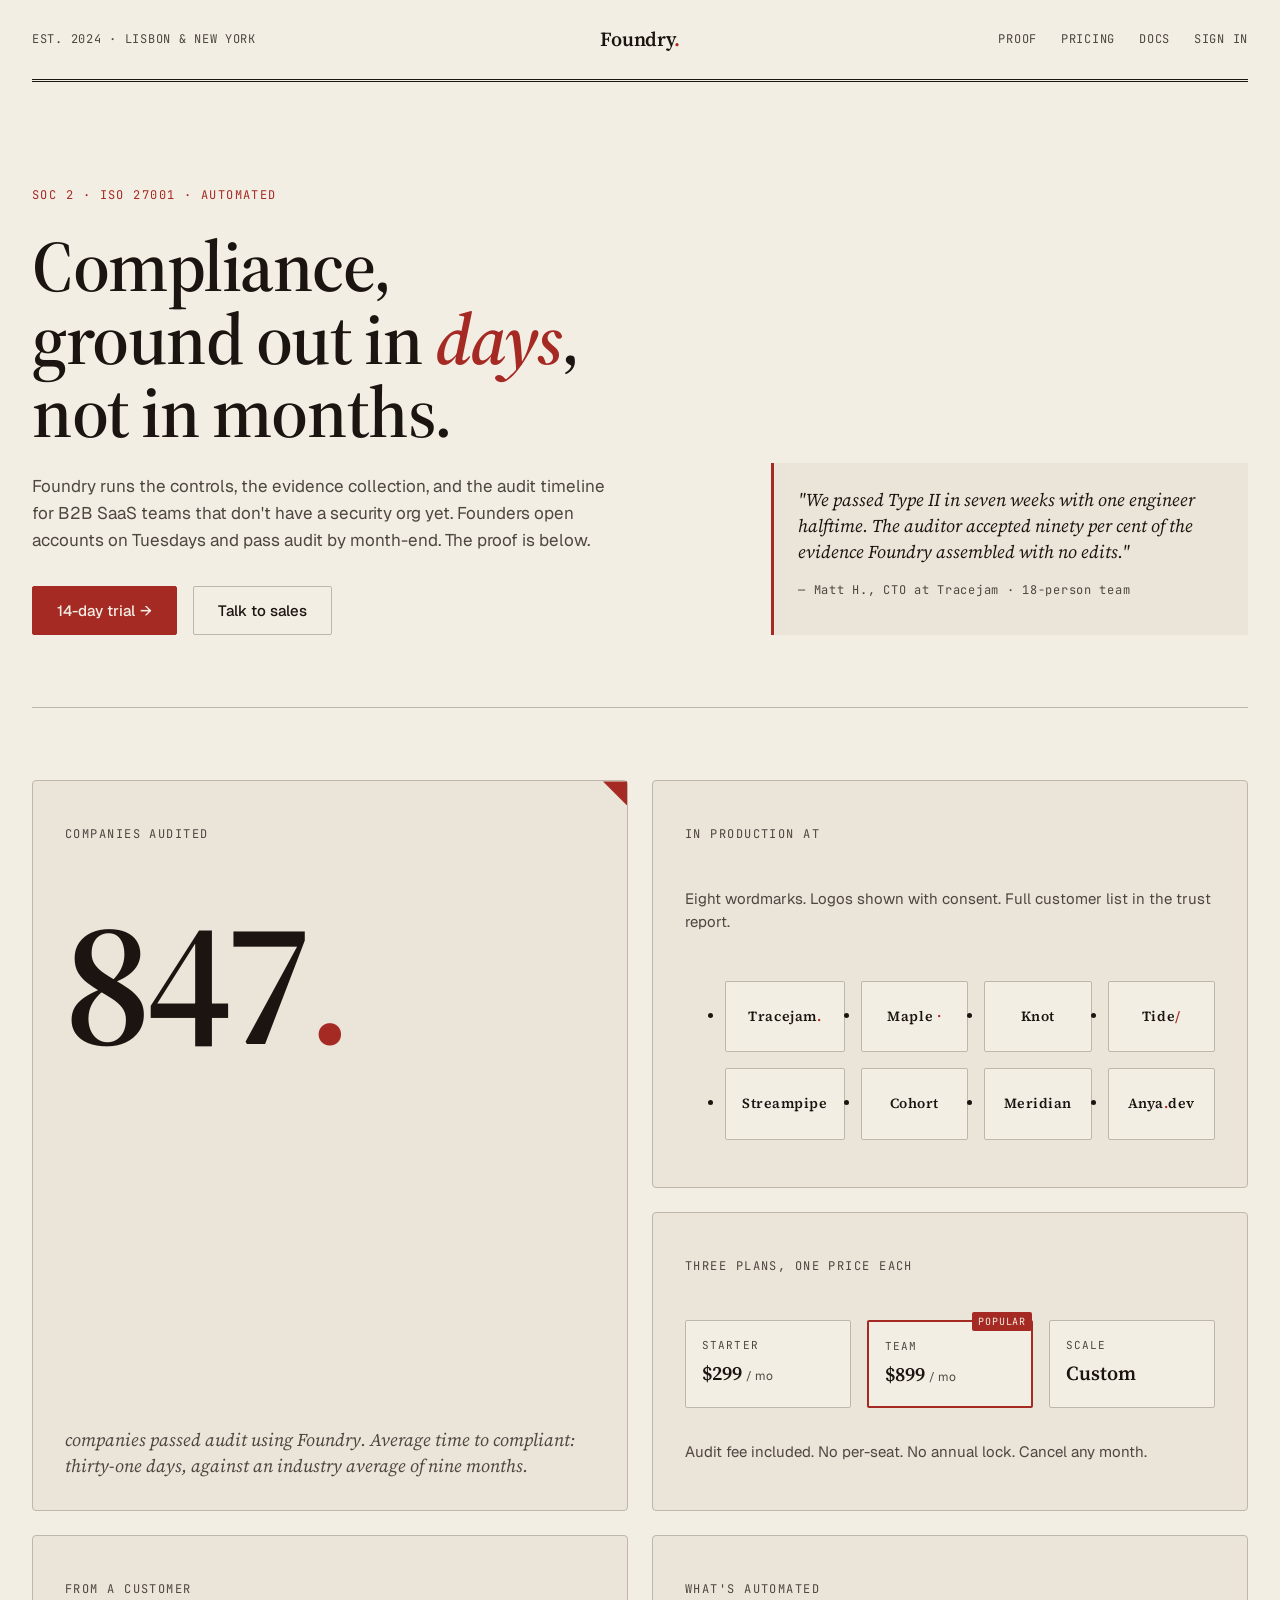
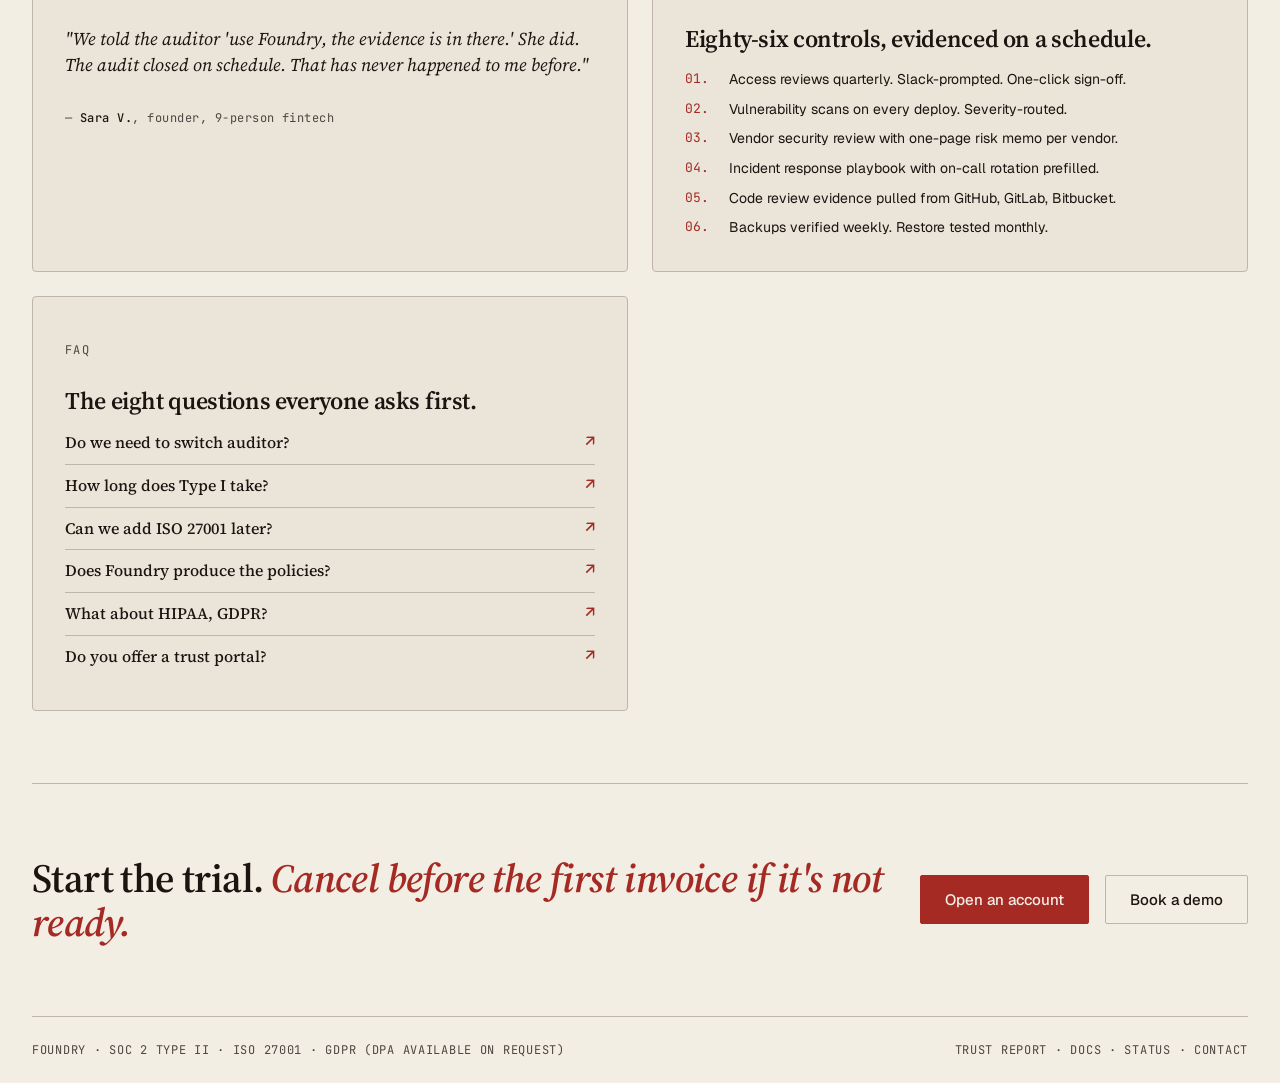
<file: .agents/skills/hallmark/site/_tests/07-foundry-compliance/index.html>
<!doctype html>
<html lang="en">
<head>
  <meta charset="utf-8" />
  <meta name="viewport" content="width=device-width, initial-scale=1" />
  <title>Foundry — SOC 2 &amp; ISO 27001 compliance for B2B SaaS</title>
  <meta name="description" content="847 companies passed audit using Foundry. Average time to compliant: thirty-one days." />
  <link rel="preconnect" href="https://fonts.googleapis.com" />
  <link rel="preconnect" href="https://fonts.gstatic.com" crossorigin />
  <link rel="stylesheet" href="https://fonts.googleapis.com/css2?family=Source+Serif+4:ital,wght@0,400;0,500;0,600;1,400&family=Geist:wght@400;500;600&family=JetBrains+Mono:wght@400;500&display=swap" />
  <link rel="stylesheet" href="style.css" />
</head>
<body>
  <main class="page">
    <header class="masthead">
      <span>est. 2024 · Lisbon &amp; New York</span>
      <span class="masthead__brand">Foundry<span class="dot">.</span></span>
      <nav class="masthead__nav">
        <a href="#bento">Proof</a>
        <a href="#bento">Pricing</a>
        <a href="#">Docs</a>
        <a href="#">Sign in</a>
      </nav>
    </header>

    <section class="hero">
      <div class="hero__copy">
        <p class="hero__eyebrow">SOC 2 · ISO 27001 · automated</p>
        <h1 class="hero__head">Compliance, ground out in <em>days</em>, not in months.</h1>
        <p class="hero__sub">
          Foundry runs the controls, the evidence collection, and the audit timeline for B2B SaaS
          teams that don't have a security org yet. Founders open accounts on Tuesdays and pass audit
          by month-end. The proof is below.
        </p>
        <div class="hero__cta">
          <a class="btn btn--primary" href="#">14-day trial <span aria-hidden="true">→</span></a>
          <a class="btn" href="#">Talk to sales</a>
        </div>
      </div>
      <aside class="hero__pull">
        <p class="hero__pull-quote">
          "We passed Type II in seven weeks with one engineer halftime. The auditor accepted ninety
          per cent of the evidence Foundry assembled with no edits."
        </p>
        <p class="hero__pull-attr">— Matt H., CTO at Tracejam · 18-person team</p>
      </aside>
    </section>

    <section class="bento" id="bento">
      <article class="tile tile--stat" aria-labelledby="stat-h">
        <span class="tile__corner" aria-hidden="true"></span>
        <p class="tile__label" id="stat-h">Companies audited</p>
        <p class="tile__stat">847<span class="tile__stat-dot">.</span></p>
        <p class="tile__stat-cap">
          companies passed audit using Foundry. Average time to compliant: thirty-one days, against
          an industry average of nine months.
        </p>
      </article>

      <article class="tile tile--logos" aria-labelledby="logos-h">
        <p class="tile__label" id="logos-h">In production at</p>
        <p class="tile__body">Eight wordmarks. Logos shown with consent. Full customer list in the trust report.</p>
        <ul class="logos" role="list">
          <li class="logos__item">Tracejam<span class="dot">.</span></li>
          <li class="logos__item">Maple <span class="dot">·</span></li>
          <li class="logos__item">Knot</li>
          <li class="logos__item">Tide<span class="dot">/</span></li>
          <li class="logos__item">Streampipe</li>
          <li class="logos__item">Cohort</li>
          <li class="logos__item">Meridian</li>
          <li class="logos__item">Anya<span class="dot">.</span>dev</li>
        </ul>
      </article>

      <article class="tile tile--pricing" aria-labelledby="price-h">
        <p class="tile__label" id="price-h">Three plans, one price each</p>
        <div class="tiers">
          <div class="tier-card">
            <p class="tier-card__name">Starter</p>
            <p class="tier-card__price">$299 <span class="tier-card__per">/ mo</span></p>
          </div>
          <div class="tier-card tier-card--feature">
            <p class="tier-card__name">Team</p>
            <p class="tier-card__price">$899 <span class="tier-card__per">/ mo</span></p>
          </div>
          <div class="tier-card">
            <p class="tier-card__name">Scale</p>
            <p class="tier-card__price">Custom</p>
          </div>
        </div>
        <p class="tile__body" style="margin-top: var(--space-sm);">
          Audit fee included. No per-seat. No annual lock. Cancel any month.
        </p>
      </article>

      <article class="tile tile--testimonial">
        <p class="tile__label">From a customer</p>
        <p class="tile__quote">
          "We told the auditor 'use Foundry, the evidence is in there.' She did. The audit closed
          on schedule. That has never happened to me before."
        </p>
        <p class="tile__attr">— <strong>Sara V.</strong>, founder, 9-person fintech</p>
      </article>

      <article class="tile tile--features">
        <p class="tile__label">What's automated</p>
        <h3 class="tile__head">Eighty-six controls, evidenced on a schedule.</h3>
        <ul class="feat-list">
          <li><span class="num">01.</span><span>Access reviews quarterly. Slack-prompted. One-click sign-off.</span></li>
          <li><span class="num">02.</span><span>Vulnerability scans on every deploy. Severity-routed.</span></li>
          <li><span class="num">03.</span><span>Vendor security review with one-page risk memo per vendor.</span></li>
          <li><span class="num">04.</span><span>Incident response playbook with on-call rotation prefilled.</span></li>
          <li><span class="num">05.</span><span>Code review evidence pulled from GitHub, GitLab, Bitbucket.</span></li>
          <li><span class="num">06.</span><span>Backups verified weekly. Restore tested monthly.</span></li>
        </ul>
      </article>

      <article class="tile tile--faq">
        <p class="tile__label">FAQ</p>
        <h3 class="tile__head">The eight questions everyone asks first.</h3>
        <ul class="faq-list">
          <li><a href="#">Do we need to switch auditor?</a></li>
          <li><a href="#">How long does Type I take?</a></li>
          <li><a href="#">Can we add ISO 27001 later?</a></li>
          <li><a href="#">Does Foundry produce the policies?</a></li>
          <li><a href="#">What about HIPAA, GDPR?</a></li>
          <li><a href="#">Do you offer a trust portal?</a></li>
        </ul>
      </article>
    </section>

    <section class="cta-strip">
      <h2 class="cta-strip__head">Start the trial. <em>Cancel before the first invoice if it's not ready.</em></h2>
      <div class="cta-strip__cta">
        <a class="btn btn--primary" href="#">Open an account</a>
        <a class="btn" href="#">Book a demo</a>
      </div>
    </section>

    <footer class="colophon">
      <span>Foundry · SOC 2 Type II · ISO 27001 · GDPR (DPA available on request)</span>
      <span><a href="#">trust report</a> · <a href="#">docs</a> · <a href="#">status</a> · <a href="#">contact</a></span>
    </footer>
  </main>
</body>
</html>
</file>
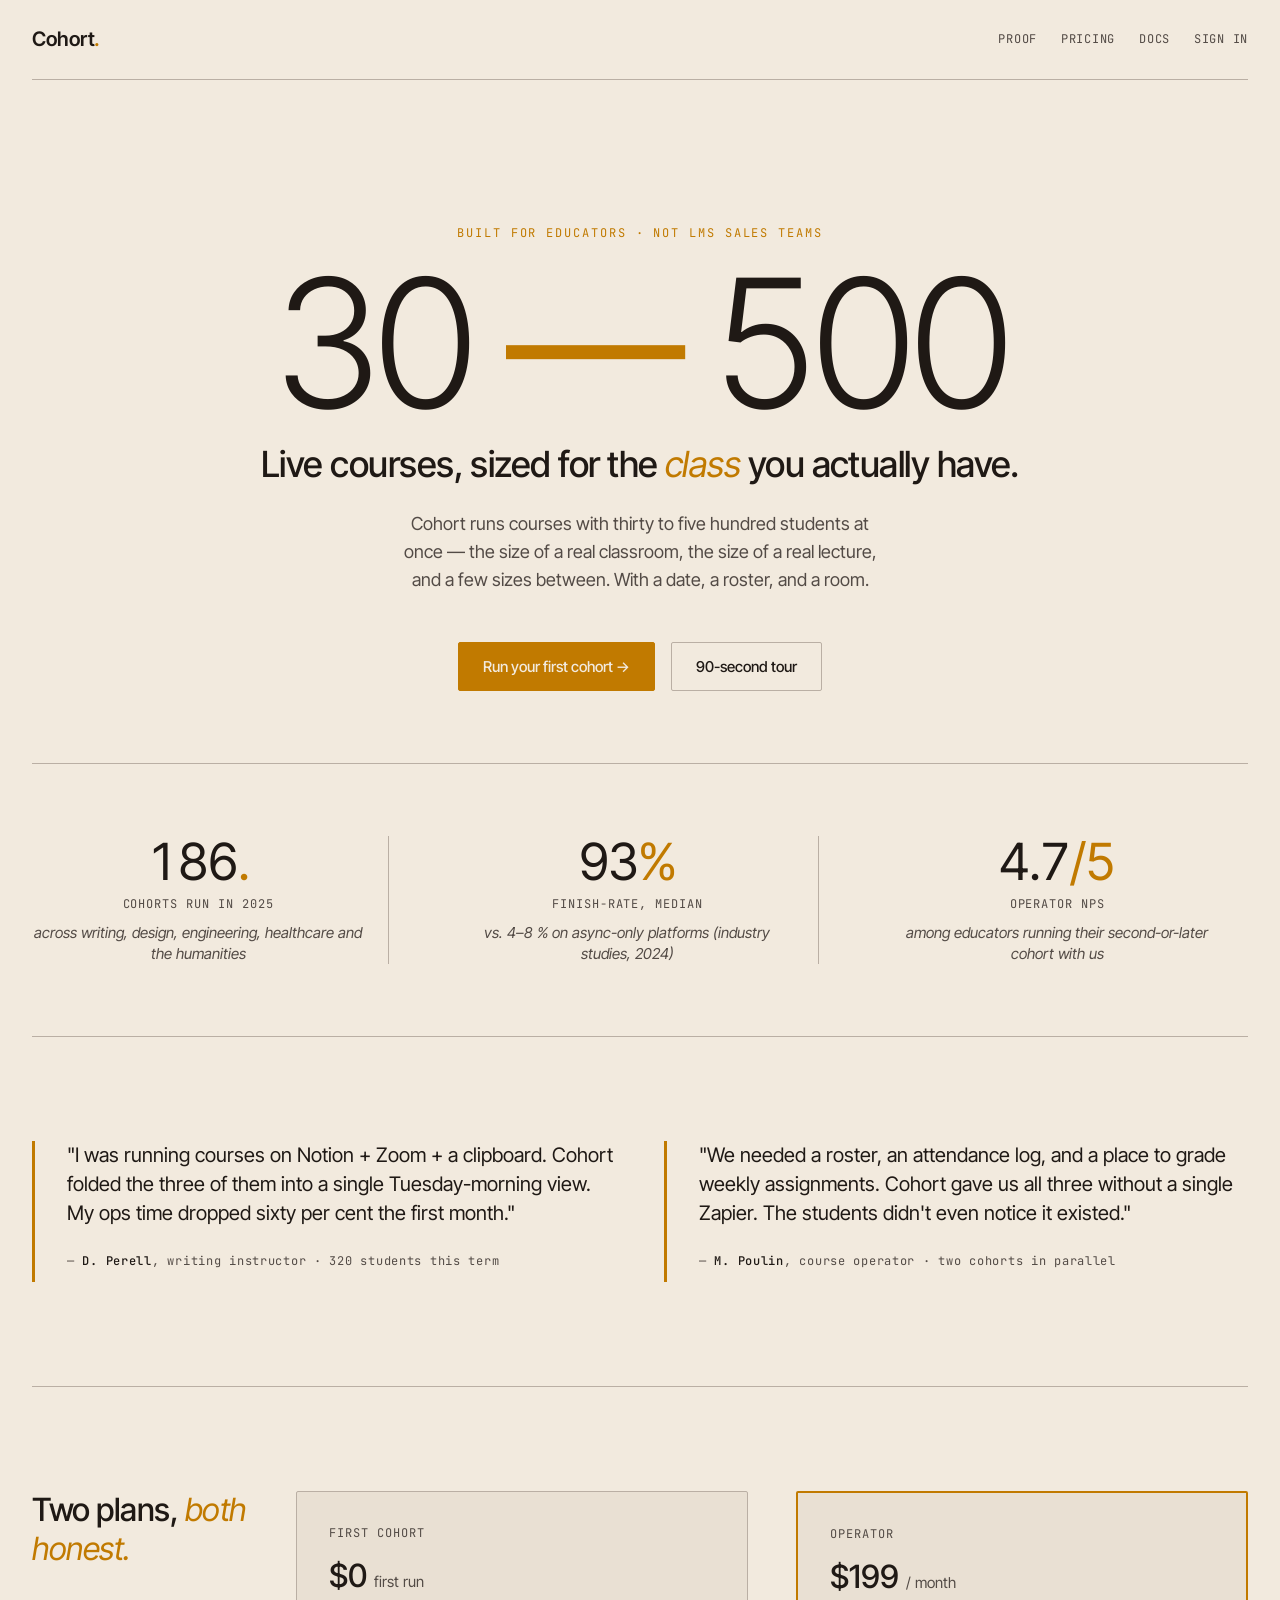
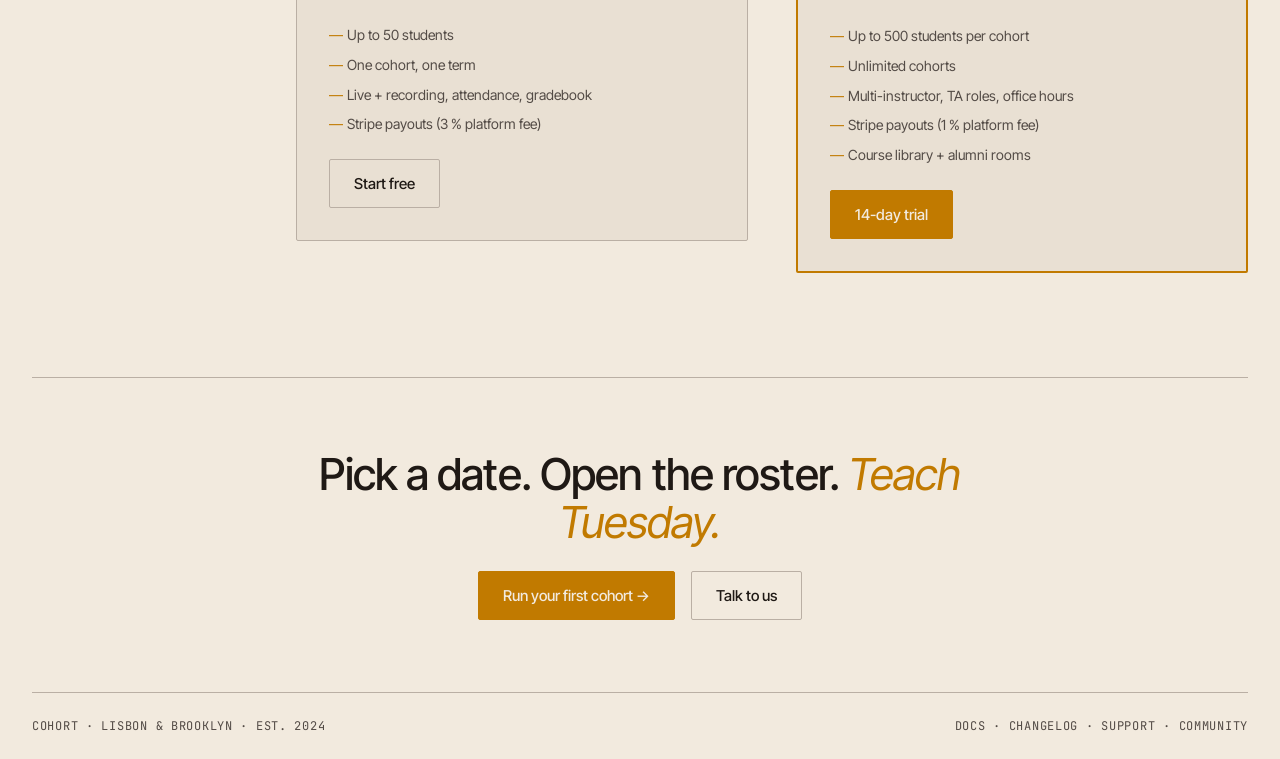
<file: .agents/skills/hallmark/site/_tests/08-cohort-courses/index.html>
<!doctype html>
<html lang="en">
<head>
  <meta charset="utf-8" />
  <meta name="viewport" content="width=device-width, initial-scale=1" />
  <title>Cohort — live courses for educators</title>
  <meta name="description" content="The platform for cohort-based courses. Run live courses with 30 to 500 students. Built for educators, not LMS sales teams." />
  <link rel="preconnect" href="https://fonts.googleapis.com" />
  <link rel="preconnect" href="https://fonts.gstatic.com" crossorigin />
  <link rel="stylesheet" href="https://fonts.googleapis.com/css2?family=Inter+Tight:ital,wght@0,300;0,400;0,500;0,600;1,400&family=JetBrains+Mono:wght@400;500&display=swap" />
  <link rel="stylesheet" href="style.css" />
</head>
<body>
  <main class="page">
    <header class="masthead">
      <span class="masthead__brand">Cohort<span class="dot">.</span></span>
      <nav class="masthead__nav">
        <a href="#proof">Proof</a>
        <a href="#pricing">Pricing</a>
        <a href="#">Docs</a>
        <a href="#">Sign in</a>
      </nav>
    </header>

    <section class="hero">
      <p class="hero__eyebrow">Built for educators · not LMS sales teams</p>
      <p class="hero__stat">30 <span class="hero__stat-em">—</span> 500</p>
      <h1 class="hero__head">Live courses, sized for the <em>class</em> you actually have.</h1>
      <p class="hero__sub">
        Cohort runs courses with thirty to five hundred students at once — the size of a real
        classroom, the size of a real lecture, and a few sizes between. With a date, a roster, and
        a room.
      </p>
      <div class="hero__cta">
        <a class="btn btn--primary" href="#">Run your first cohort →</a>
        <a class="btn" href="#">90-second tour</a>
      </div>
    </section>

    <section class="support-stats" id="proof">
      <div class="s-stat">
        <p class="s-stat__num">186<em>.</em></p>
        <p class="s-stat__cap">cohorts run in 2025</p>
        <p class="s-stat__sub">across writing, design, engineering, healthcare and the humanities</p>
      </div>
      <div class="s-stat">
        <p class="s-stat__num">93<em>%</em></p>
        <p class="s-stat__cap">finish-rate, median</p>
        <p class="s-stat__sub">vs. 4–8 % on async-only platforms (industry studies, 2024)</p>
      </div>
      <div class="s-stat">
        <p class="s-stat__num">4.7<em>/5</em></p>
        <p class="s-stat__cap">operator NPS</p>
        <p class="s-stat__sub">among educators running their second-or-later cohort with us</p>
      </div>
    </section>

    <section class="tm">
      <article class="tm__card">
        <p class="tm__quote">
          "I was running courses on Notion + Zoom + a clipboard. Cohort folded the three of them
          into a single Tuesday-morning view. My ops time dropped sixty per cent the first month."
        </p>
        <p class="tm__attr">— <strong>D. Perell</strong>, writing instructor · 320 students this term</p>
      </article>
      <article class="tm__card">
        <p class="tm__quote">
          "We needed a roster, an attendance log, and a place to grade weekly assignments. Cohort
          gave us all three without a single Zapier. The students didn't even notice it existed."
        </p>
        <p class="tm__attr">— <strong>M. Poulin</strong>, course operator · two cohorts in parallel</p>
      </article>
    </section>

    <section class="pricing" id="pricing">
      <h2 class="pricing__head">Two plans, <em>both honest.</em></h2>
      <article class="tier">
        <p class="tier__name">First cohort</p>
        <p class="tier__price">$0 <span class="per">first run</span></p>
        <ul class="tier__list">
          <li>Up to 50 students</li>
          <li>One cohort, one term</li>
          <li>Live + recording, attendance, gradebook</li>
          <li>Stripe payouts (3 % platform fee)</li>
        </ul>
        <a class="btn" href="#">Start free</a>
      </article>
      <article class="tier tier--feature">
        <p class="tier__name">Operator</p>
        <p class="tier__price">$199 <span class="per">/ month</span></p>
        <ul class="tier__list">
          <li>Up to 500 students per cohort</li>
          <li>Unlimited cohorts</li>
          <li>Multi-instructor, TA roles, office hours</li>
          <li>Stripe payouts (1 % platform fee)</li>
          <li>Course library + alumni rooms</li>
        </ul>
        <a class="btn btn--primary" href="#">14-day trial</a>
      </article>
    </section>

    <section class="cta-strip">
      <h2 class="cta-strip__head">Pick a date. Open the roster. <em>Teach Tuesday.</em></h2>
      <div class="cta-strip__cta">
        <a class="btn btn--primary" href="#">Run your first cohort →</a>
        <a class="btn" href="#">Talk to us</a>
      </div>
    </section>

    <footer class="colophon">
      <span>Cohort · Lisbon &amp; Brooklyn · est. 2024</span>
      <span><a href="#">docs</a> · <a href="#">changelog</a> · <a href="#">support</a> · <a href="#">community</a></span>
    </footer>
  </main>
</body>
</html>
</file>
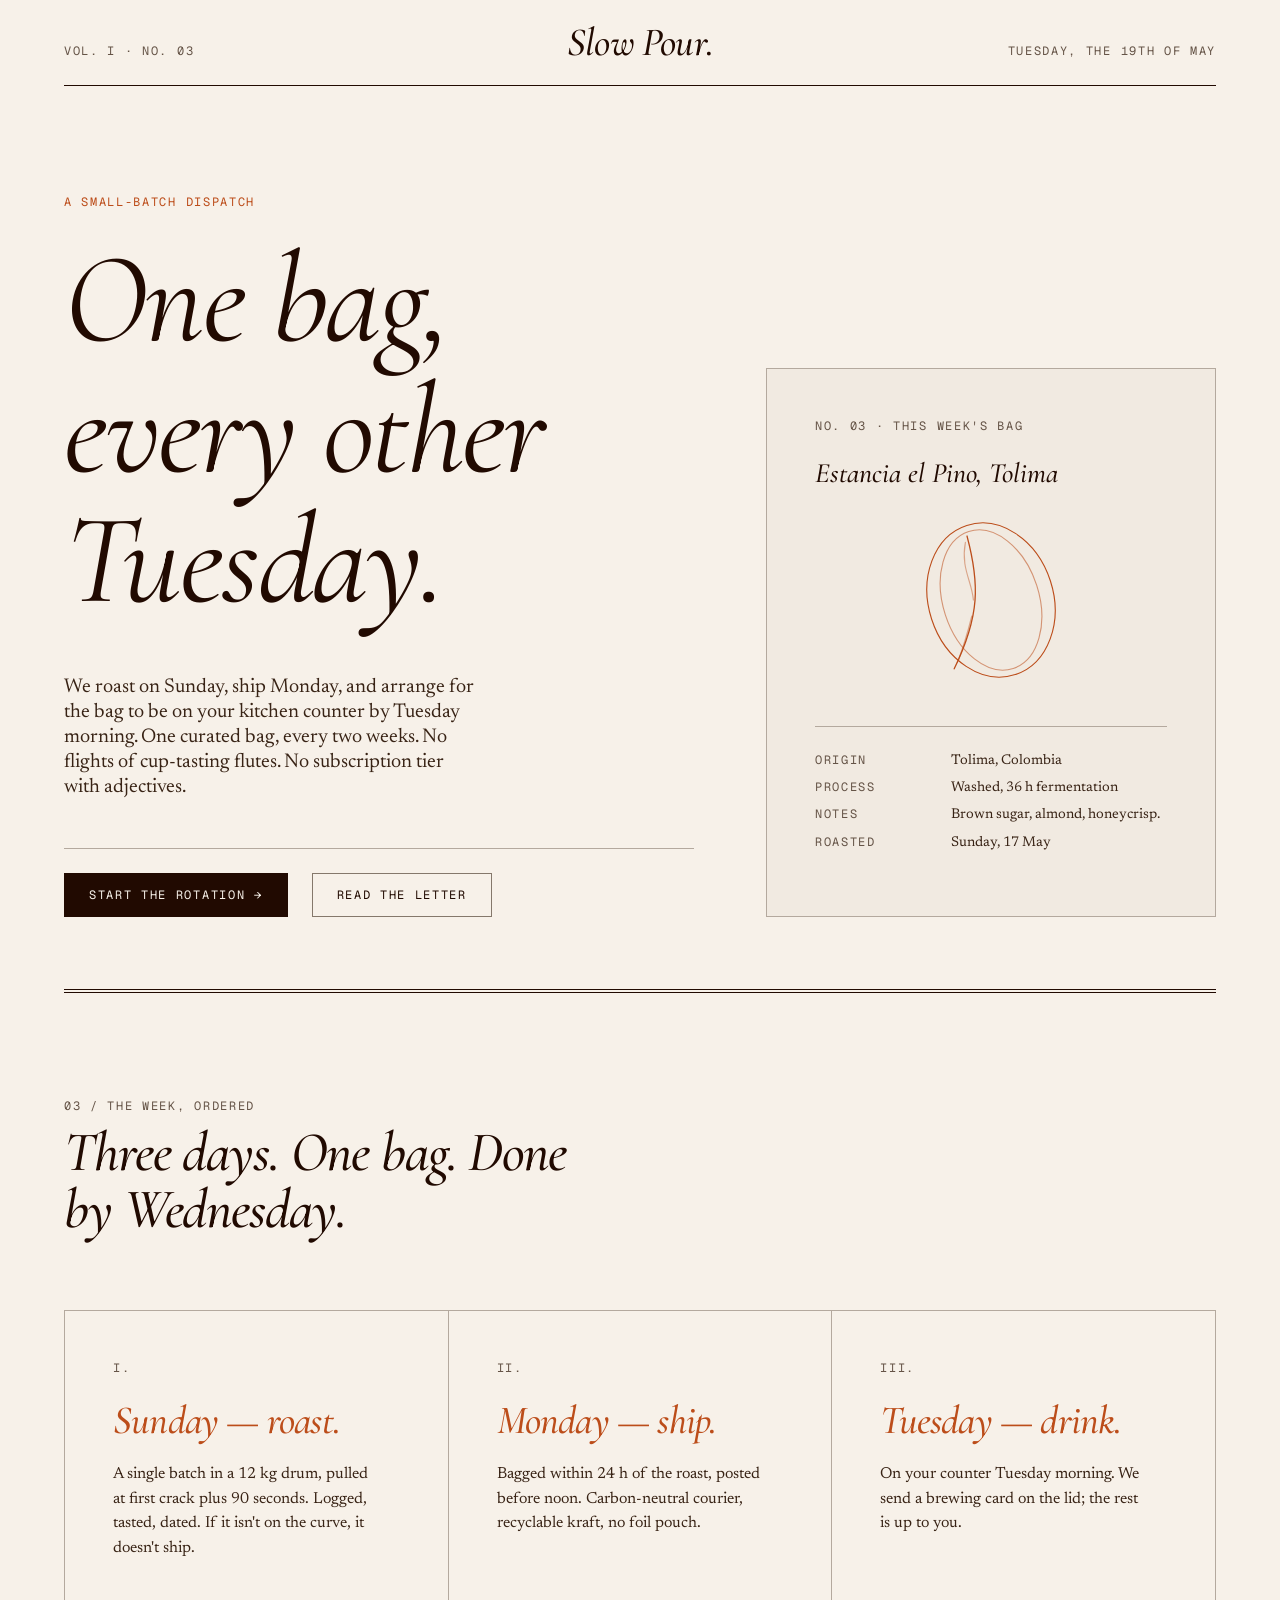
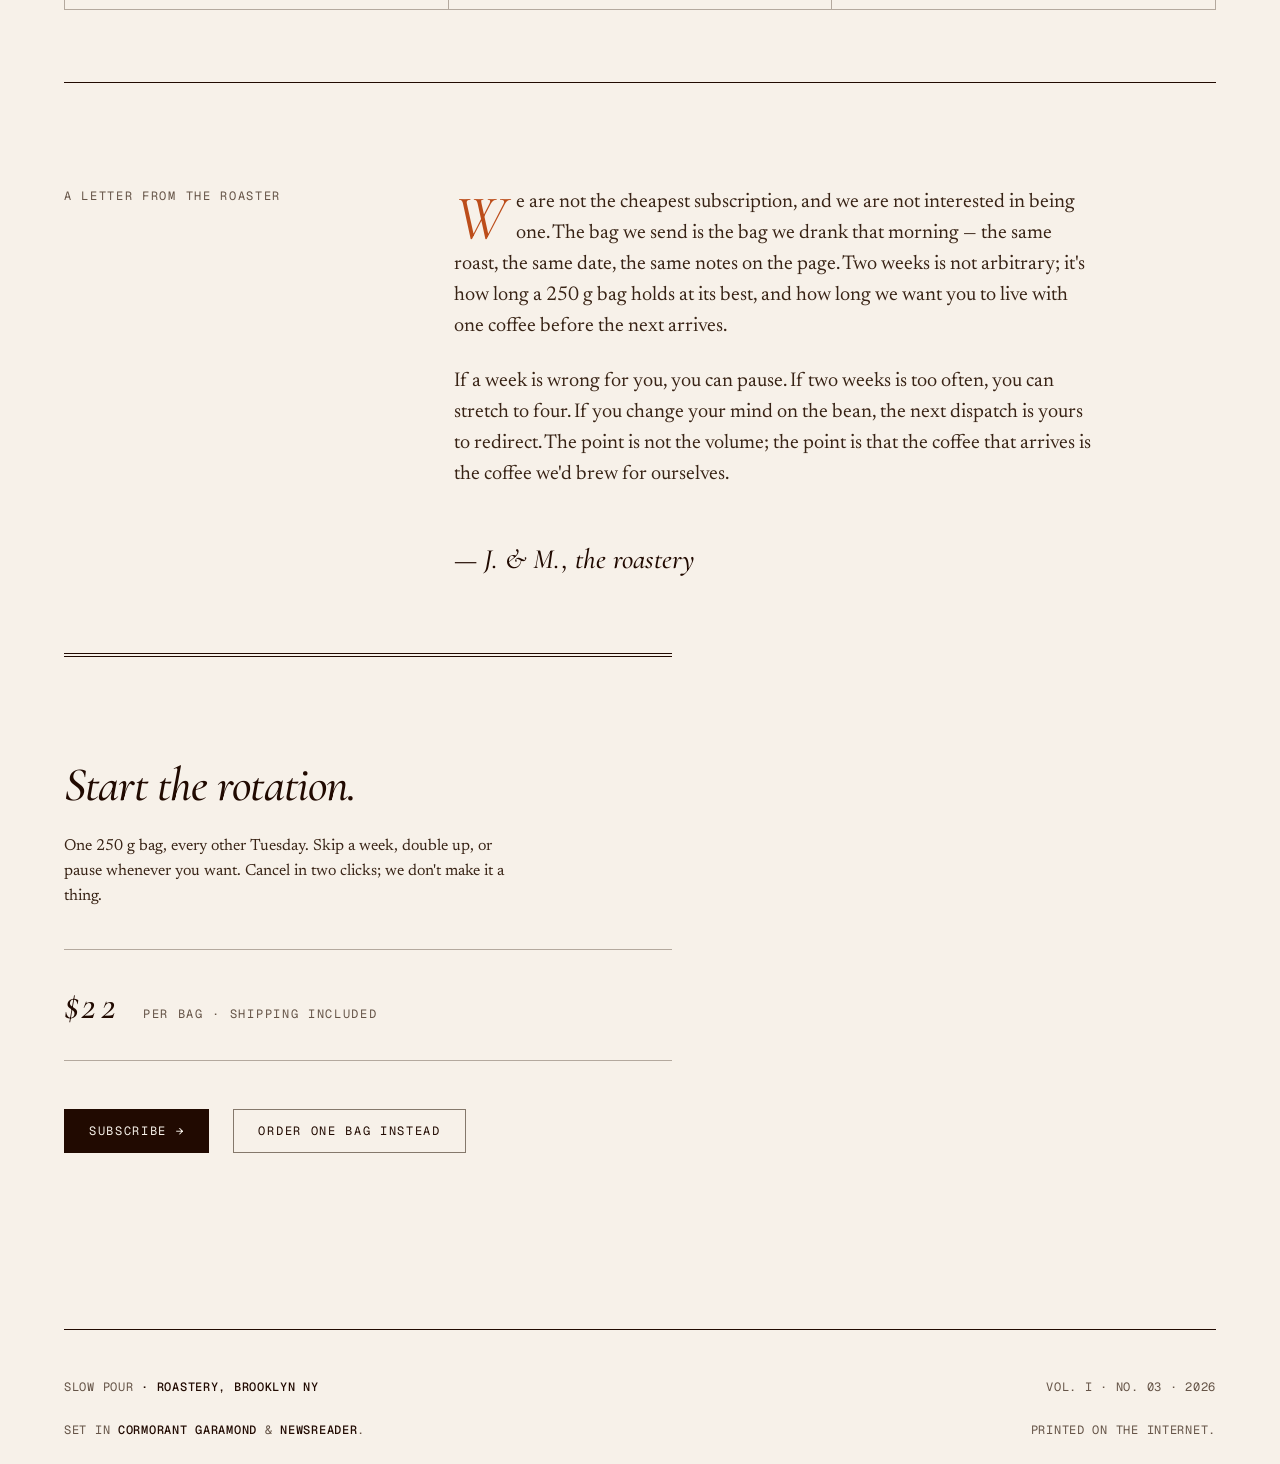
<file: .agents/skills/hallmark/site/_tests/09-slow-pour/index.html>
<!doctype html>
<html lang="en">
<head>
<meta charset="utf-8" />
<meta name="viewport" content="width=device-width, initial-scale=1, viewport-fit=cover" />
<title>Slow Pour — One bag, every other Tuesday.</title>
<meta name="description" content="A small-batch coffee subscription. Roast on Sunday, ship Monday, drink Tuesday." />
<link rel="preconnect" href="https://fonts.googleapis.com" />
<link rel="preconnect" href="https://fonts.gstatic.com" crossorigin />
<link rel="stylesheet" href="https://fonts.googleapis.com/css2?family=Cormorant+Garamond:ital,wght@0,400;0,500;1,400;1,500&family=Newsreader:ital,opsz,wght@0,6..72,400;0,6..72,500;1,6..72,400&family=Geist+Mono:wght@400;500&display=swap" />
<style>
/* Hallmark · macrostructure: Marquee Hero · theme: Atelier · enrichment: Tier-A SVG bean
 * tone: warm hand-set editorial · anchor hue: warm (burnt sienna)
 * studied: no · pre-emit critique: P5 H4 E4 S4 R5 V4
 */

:root {
  /* Atelier — light · italic-serif · warm */
  --color-paper:    oklch(96%   0.012  75);
  --color-paper-2:  oklch(94%   0.014  72);
  --color-paper-3:  oklch(90%   0.020  70);
  --color-rule:     oklch(74%   0.020  68);
  --color-rule-2:   oklch(58%   0.025  65);
  --color-muted:    oklch(46%   0.030  60);
  --color-ink-2:    oklch(28%   0.040  55);
  --color-ink:     oklch(18%   0.045  50);
  --color-accent:   oklch(56%   0.155  42);  /* burnt sienna */
  --color-focus:    oklch(56%   0.155  42);

  --font-display: "Cormorant Garamond", "Tiempos Headline", ui-serif, Georgia, serif;
  --font-body:    "Newsreader", "Tiempos", ui-serif, Georgia, serif;
  --font-label:   "Geist Mono", ui-monospace, monospace;
  --font-mono:    "Geist Mono", ui-monospace, monospace;

  --text-xs:  0.75rem;
  --text-sm:  0.875rem;
  --text-md:  1rem;
  --text-lg:  1.25rem;
  --text-xl:  1.75rem;
  --text-2xl: 2.5rem;
  --text-display: clamp(3.5rem, 9vw + 1rem, 8rem);

  --tracking-display: -0.02em;
  --tracking-label:   0.14em;
  --lh-tight:         1.02;
  --lh-snug:          1.25;
  --lh-relaxed:       1.55;

  --space-3xs: 0.25rem;
  --space-2xs: 0.5rem;
  --space-xs:  0.75rem;
  --space-sm:  1rem;
  --space-md:  1.5rem;
  --space-lg:  2rem;
  --space-xl:  3rem;
  --space-2xl: 4.5rem;
  --space-3xl: 6.5rem;
  --space-4xl: 9rem;

  --rule-hair: 1px;
  --page-gutter: clamp(1.25rem, 4vw, 3rem);
  --page-max:    72rem;

  --dur-micro: 80ms;
  --dur-short: 150ms;
  --ease-out:  cubic-bezier(0.16, 1, 0.3, 1);
}

*, *::before, *::after { box-sizing: border-box; }
html, body { overflow-x: clip; }

html {
  background: var(--color-paper);
  color: var(--color-ink);
  font-family: var(--font-body);
  font-size: 16px;
  line-height: var(--lh-relaxed);
  -webkit-font-smoothing: antialiased;
  text-rendering: optimizeLegibility;
}

body {
  margin: 0;
  padding-inline: var(--page-gutter);
}

main {
  margin-inline: auto;
  max-width: var(--page-max);
}

a { color: inherit; text-decoration: none; }
a:focus-visible { outline: 2px solid var(--color-focus); outline-offset: 3px; }

img, svg { display: block; max-width: 100%; }

h1, h2, h3, p { margin: 0; }

/* — Masthead nav (N3 editorial) ————————————————————————— */
.masthead {
  display: grid;
  grid-template-columns: 1fr auto 1fr;
  align-items: baseline;
  gap: var(--space-md);
  padding-block: var(--space-md);
  border-block-end: 1px solid var(--color-ink);
}

.masthead__issue {
  font-family: var(--font-label);
  font-size: var(--text-xs);
  letter-spacing: var(--tracking-label);
  text-transform: uppercase;
  color: var(--color-muted);
  white-space: nowrap;
}

.masthead__wordmark {
  font-family: var(--font-display);
  font-style: italic;
  font-weight: 500;
  font-size: var(--text-2xl);
  letter-spacing: var(--tracking-display);
  color: var(--color-ink);
  text-align: center;
  line-height: 0.9;
}

.masthead__date {
  font-family: var(--font-label);
  font-size: var(--text-xs);
  letter-spacing: var(--tracking-label);
  text-transform: uppercase;
  color: var(--color-muted);
  text-align: end;
  white-space: nowrap;
}

@media (max-width: 36rem) {
  .masthead {
    grid-template-columns: 1fr;
    text-align: start;
  }
  .masthead__wordmark { text-align: start; }
  .masthead__date { text-align: start; }
}

/* — Marquee hero ————————————————————————————————————— */
.hero {
  display: grid;
  grid-template-columns: minmax(0, 1.4fr) minmax(0, 1fr);
  gap: var(--space-2xl);
  padding-block: var(--space-3xl) var(--space-2xl);
  align-items: end;
}

@media (max-width: 56rem) {
  .hero {
    grid-template-columns: 1fr;
    gap: var(--space-xl);
    padding-block: var(--space-2xl);
  }
}

.hero__eyebrow {
  display: inline-flex;
  align-items: center;
  gap: 0.6rem;
  font-family: var(--font-label);
  font-size: var(--text-xs);
  letter-spacing: var(--tracking-label);
  text-transform: uppercase;
  color: var(--color-accent);
  margin-block-end: var(--space-md);
}

.hero__display {
  font-family: var(--font-display);
  font-style: italic;
  font-weight: 400;
  font-size: var(--text-display);
  line-height: var(--lh-tight);
  letter-spacing: var(--tracking-display);
  color: var(--color-ink);
  max-width: 14ch;
  overflow-wrap: anywhere;
  min-width: 0;
  font-optical-sizing: auto;
}

.hero__lede {
  margin-block: var(--space-xl) 0;
  font-family: var(--font-body);
  font-size: var(--text-lg);
  line-height: var(--lh-snug);
  color: var(--color-ink-2);
  max-width: 38ch;
}

.hero__cta-row {
  display: flex;
  flex-wrap: wrap;
  gap: var(--space-md);
  align-items: baseline;
  margin-block-start: var(--space-xl);
  padding-block-start: var(--space-md);
  border-block-start: var(--rule-hair) solid var(--color-rule);
}

.cta {
  display: inline-block;
  padding: var(--space-xs) var(--space-md);
  font-family: var(--font-label);
  font-size: var(--text-xs);
  letter-spacing: var(--tracking-label);
  text-transform: uppercase;
  color: var(--color-paper);
  background: var(--color-ink);
  border: 1px solid var(--color-ink);
  transition: background-color var(--dur-micro) var(--ease-out);
}
.cta:hover { background: var(--color-accent); border-color: var(--color-accent); }

.cta--ghost {
  color: var(--color-ink);
  background: transparent;
  border-color: var(--color-rule-2);
}
.cta--ghost:hover { color: var(--color-paper); background: var(--color-ink); border-color: var(--color-ink); }

/* Hero plate — bean illustration in a hairline-bordered card */
.hero__plate {
  position: relative;
  padding: var(--space-xl);
  border: 1px solid var(--color-rule);
  background: var(--color-paper-2);
  display: grid;
  gap: var(--space-md);
  align-content: end;
  min-height: 24rem;
}

.hero__plate-label {
  font-family: var(--font-label);
  font-size: var(--text-xs);
  letter-spacing: var(--tracking-label);
  text-transform: uppercase;
  color: var(--color-muted);
}

.hero__plate-name {
  font-family: var(--font-display);
  font-style: italic;
  font-weight: 500;
  font-size: var(--text-xl);
  line-height: var(--lh-tight);
  color: var(--color-ink);
}

.hero__plate-meta {
  display: grid;
  gap: 0.35rem;
  font-family: var(--font-body);
  font-size: var(--text-sm);
  color: var(--color-ink-2);
  padding-block-start: var(--space-md);
  border-block-start: var(--rule-hair) solid var(--color-rule);
}

.hero__plate-meta-row {
  display: grid;
  grid-template-columns: 5rem 1fr;
  gap: var(--space-sm);
}

.hero__plate-meta-key {
  font-family: var(--font-label);
  font-size: var(--text-xs);
  letter-spacing: var(--tracking-label);
  text-transform: uppercase;
  color: var(--color-muted);
}

.bean {
  width: 100%;
  max-width: 11rem;
  margin-inline: auto;
  height: auto;
  color: var(--color-accent);
}

/* — Three notes (roast / ship / drink) ——————————————————— */
.notes {
  padding-block: var(--space-3xl) var(--space-2xl);
  border-block-start: 4px double var(--color-ink);
}

.notes__head {
  display: grid;
  gap: var(--space-2xs);
  margin-block-end: var(--space-2xl);
}

.notes__label {
  font-family: var(--font-label);
  font-size: var(--text-xs);
  letter-spacing: var(--tracking-label);
  text-transform: uppercase;
  color: var(--color-muted);
}

.notes__title {
  font-family: var(--font-display);
  font-style: italic;
  font-weight: 500;
  font-size: clamp(2rem, 4vw + 0.5rem, 3.5rem);
  line-height: var(--lh-tight);
  letter-spacing: var(--tracking-display);
  color: var(--color-ink);
  max-width: 22ch;
}

.notes__list {
  display: grid;
  grid-template-columns: repeat(3, minmax(0, 1fr));
  gap: 0;
  list-style: none;
  margin: 0;
  padding: 0;
  border-block-start: var(--rule-hair) solid var(--color-rule);
  border-inline-start: var(--rule-hair) solid var(--color-rule);
}

@media (max-width: 56rem) {
  .notes__list { grid-template-columns: 1fr; }
}

.note {
  padding: var(--space-xl);
  border-block-end: var(--rule-hair) solid var(--color-rule);
  border-inline-end: var(--rule-hair) solid var(--color-rule);
  display: grid;
  gap: var(--space-md);
  align-content: start;
}

.note__day {
  font-family: var(--font-display);
  font-style: italic;
  font-weight: 500;
  font-size: var(--text-2xl);
  line-height: 0.9;
  color: var(--color-accent);
  letter-spacing: var(--tracking-display);
}

.note__num {
  font-family: var(--font-label);
  font-size: var(--text-xs);
  letter-spacing: var(--tracking-label);
  text-transform: uppercase;
  color: var(--color-muted);
}

.note__body {
  font-family: var(--font-body);
  font-size: var(--text-md);
  line-height: var(--lh-relaxed);
  color: var(--color-ink-2);
  max-width: 30ch;
}

/* — Letter from the roaster ————————————————————————————— */
.letter {
  padding-block: var(--space-3xl) var(--space-2xl);
  border-block-start: 1px solid var(--color-ink);
  display: grid;
  grid-template-columns: minmax(10rem, 1fr) minmax(0, 2.4fr);
  gap: var(--space-2xl);
}

@media (max-width: 56rem) {
  .letter {
    grid-template-columns: 1fr;
    gap: var(--space-md);
  }
}

.letter__label {
  font-family: var(--font-label);
  font-size: var(--text-xs);
  letter-spacing: var(--tracking-label);
  text-transform: uppercase;
  color: var(--color-muted);
}

.letter__body {
  display: grid;
  gap: var(--space-md);
  font-family: var(--font-body);
  font-size: var(--text-lg);
  line-height: var(--lh-relaxed);
  color: var(--color-ink-2);
  max-width: 58ch;
}

.letter__body p:first-of-type::first-letter {
  font-family: var(--font-display);
  font-style: italic;
  font-size: 4rem;
  line-height: 0.85;
  float: left;
  margin-inline-end: 0.6rem;
  margin-block-start: 0.3rem;
  color: var(--color-accent);
}

.letter__sign {
  margin-block-start: var(--space-md);
  font-family: var(--font-display);
  font-style: italic;
  font-weight: 500;
  font-size: var(--text-xl);
  color: var(--color-ink);
}

/* — Subscribe block ——————————————————————————————————— */
.subscribe {
  padding-block: var(--space-3xl) var(--space-2xl);
  border-block-start: 4px double var(--color-ink);
  display: grid;
  gap: var(--space-md);
  max-width: 38rem;
}

.subscribe__title {
  font-family: var(--font-display);
  font-style: italic;
  font-weight: 500;
  font-size: clamp(2rem, 4vw + 0.5rem, 3rem);
  line-height: var(--lh-tight);
  color: var(--color-ink);
  letter-spacing: var(--tracking-display);
}

.subscribe__body {
  font-family: var(--font-body);
  font-size: var(--text-md);
  line-height: var(--lh-relaxed);
  color: var(--color-ink-2);
  max-width: 50ch;
}

.subscribe__price {
  display: flex;
  align-items: baseline;
  gap: var(--space-md);
  flex-wrap: wrap;
  padding-block: var(--space-md);
  margin-block-start: var(--space-sm);
  border-block-start: var(--rule-hair) solid var(--color-rule);
  border-block-end: var(--rule-hair) solid var(--color-rule);
}

.subscribe__amount {
  font-family: var(--font-display);
  font-style: italic;
  font-weight: 500;
  font-size: var(--text-2xl);
  color: var(--color-ink);
  font-feature-settings: "tnum";
}

.subscribe__amount-key {
  font-family: var(--font-label);
  font-size: var(--text-xs);
  letter-spacing: var(--tracking-label);
  text-transform: uppercase;
  color: var(--color-muted);
}

.subscribe__cta-row {
  display: flex;
  gap: var(--space-md);
  margin-block-start: var(--space-md);
  flex-wrap: wrap;
}

/* — Colophon (Ft5) ————————————————————————————————————— */
.colophon {
  margin-block-start: var(--space-3xl);
  padding-block: var(--space-xl) var(--space-md);
  border-block-start: 1px solid var(--color-ink);
  display: grid;
  gap: var(--space-md);
  font-family: var(--font-label);
  font-size: var(--text-xs);
  letter-spacing: 0.06em;
  text-transform: uppercase;
  color: var(--color-muted);
}

.colophon__row {
  display: flex;
  justify-content: space-between;
  flex-wrap: wrap;
  gap: var(--space-md);
}

.colophon strong { color: var(--color-ink); font-weight: 500; }

/* — Reduced motion (no motion in this build, but explicit) — */
@media (prefers-reduced-motion: reduce) {
  *, *::before, *::after { transition: none !important; animation: none !important; }
}
</style>
</head>
<body>

<main>

  <header class="masthead">
    <p class="masthead__issue">Vol. I · No. 03</p>
    <h1 class="masthead__wordmark">Slow Pour.</h1>
    <p class="masthead__date">Tuesday, the 19th of May</p>
  </header>

  <section class="hero" aria-labelledby="hero-title">
    <div class="hero__copy">
      <p class="hero__eyebrow">A small-batch dispatch</p>
      <h2 class="hero__display" id="hero-title">One bag, every other Tuesday.</h2>
      <p class="hero__lede">
        We roast on Sunday, ship Monday, and arrange for the bag to be on your kitchen counter by Tuesday morning. One curated bag, every two weeks. No flights of cup-tasting flutes. No subscription tier with adjectives.
      </p>
      <div class="hero__cta-row">
        <a class="cta" href="#subscribe">Start the rotation &rarr;</a>
        <a class="cta cta--ghost" href="#letter">Read the letter</a>
      </div>
    </div>

    <aside class="hero__plate" aria-label="This week's bag">
      <p class="hero__plate-label">No. 03 · This week's bag</p>
      <p class="hero__plate-name">Estancia el&nbsp;Pino, Tolima</p>

      <svg class="bean" viewBox="0 0 220 220" fill="none" stroke="currentColor" stroke-width="1.4" stroke-linecap="round" aria-hidden="true">
        <ellipse cx="110" cy="110" rx="78" ry="98" transform="rotate(-18 110 110)" />
        <ellipse cx="110" cy="110" rx="60" ry="90" transform="rotate(-18 110 110)" stroke-opacity="0.55" />
        <path d="M 80 30 C 96 90 96 130 64 196" stroke-width="1.6" />
        <path d="M 78 38 C 72 70 86 86 88 110" stroke-opacity="0.45" />
        <path d="M 86 130 C 80 154 76 168 68 188" stroke-opacity="0.45" />
      </svg>

      <dl class="hero__plate-meta">
        <div class="hero__plate-meta-row">
          <dt class="hero__plate-meta-key">Origin</dt>
          <dd>Tolima, Colombia</dd>
        </div>
        <div class="hero__plate-meta-row">
          <dt class="hero__plate-meta-key">Process</dt>
          <dd>Washed, 36 h fermentation</dd>
        </div>
        <div class="hero__plate-meta-row">
          <dt class="hero__plate-meta-key">Notes</dt>
          <dd>Brown sugar, almond, honeycrisp.</dd>
        </div>
        <div class="hero__plate-meta-row">
          <dt class="hero__plate-meta-key">Roasted</dt>
          <dd>Sunday, 17 May</dd>
        </div>
      </dl>
    </aside>
  </section>

  <section class="notes" aria-labelledby="notes-title">
    <header class="notes__head">
      <p class="notes__label">03 / The week, ordered</p>
      <h2 class="notes__title" id="notes-title">Three days. One bag. Done by Wednesday.</h2>
    </header>

    <ol class="notes__list">
      <li class="note">
        <span class="note__num">i.</span>
        <p class="note__day">Sunday — roast.</p>
        <p class="note__body">A single batch in a 12 kg drum, pulled at first crack plus 90 seconds. Logged, tasted, dated. If it isn't on the curve, it doesn't ship.</p>
      </li>
      <li class="note">
        <span class="note__num">ii.</span>
        <p class="note__day">Monday — ship.</p>
        <p class="note__body">Bagged within 24 h of the roast, posted before noon. Carbon-neutral courier, recyclable kraft, no foil pouch.</p>
      </li>
      <li class="note">
        <span class="note__num">iii.</span>
        <p class="note__day">Tuesday — drink.</p>
        <p class="note__body">On your counter Tuesday morning. We send a brewing card on the lid; the rest is up to you.</p>
      </li>
    </ol>
  </section>

  <section class="letter" id="letter" aria-labelledby="letter-title">
    <p class="letter__label">A letter from the roaster</p>
    <div class="letter__body">
      <h2 class="visually-hidden" id="letter-title" style="position: absolute; left: -9999px;">A letter from the roaster</h2>
      <p>We are not the cheapest subscription, and we are not interested in being one. The bag we send is the bag we drank that morning — the same roast, the same date, the same notes on the page. Two weeks is not arbitrary; it's how long a 250 g bag holds at its best, and how long we want you to live with one coffee before the next arrives.</p>
      <p>If a week is wrong for you, you can pause. If two weeks is too often, you can stretch to four. If you change your mind on the bean, the next dispatch is yours to redirect. The point is not the volume; the point is that the coffee that arrives is the coffee we'd brew for ourselves.</p>
      <p class="letter__sign">— J. &amp; M., the roastery</p>
    </div>
  </section>

  <section class="subscribe" id="subscribe" aria-labelledby="sub-title">
    <h2 class="subscribe__title" id="sub-title">Start the rotation.</h2>
    <p class="subscribe__body">
      One 250 g bag, every other Tuesday. Skip a week, double up, or pause whenever you want. Cancel in two clicks; we don't make it a thing.
    </p>
    <div class="subscribe__price">
      <span class="subscribe__amount">$22</span>
      <span class="subscribe__amount-key">per bag · shipping included</span>
    </div>
    <div class="subscribe__cta-row">
      <a class="cta" href="#">Subscribe &rarr;</a>
      <a class="cta cta--ghost" href="#">Order one bag instead</a>
    </div>
  </section>

  <footer class="colophon">
    <div class="colophon__row">
      <p>Slow Pour <strong>· Roastery, Brooklyn NY</strong></p>
      <p>Vol. I · No. 03 · 2026</p>
    </div>
    <div class="colophon__row">
      <p>Set in <strong>Cormorant Garamond</strong> &amp; <strong>Newsreader</strong>.</p>
      <p>Printed on the internet.</p>
    </div>
  </footer>

</main>

</body>
</html>
</file>
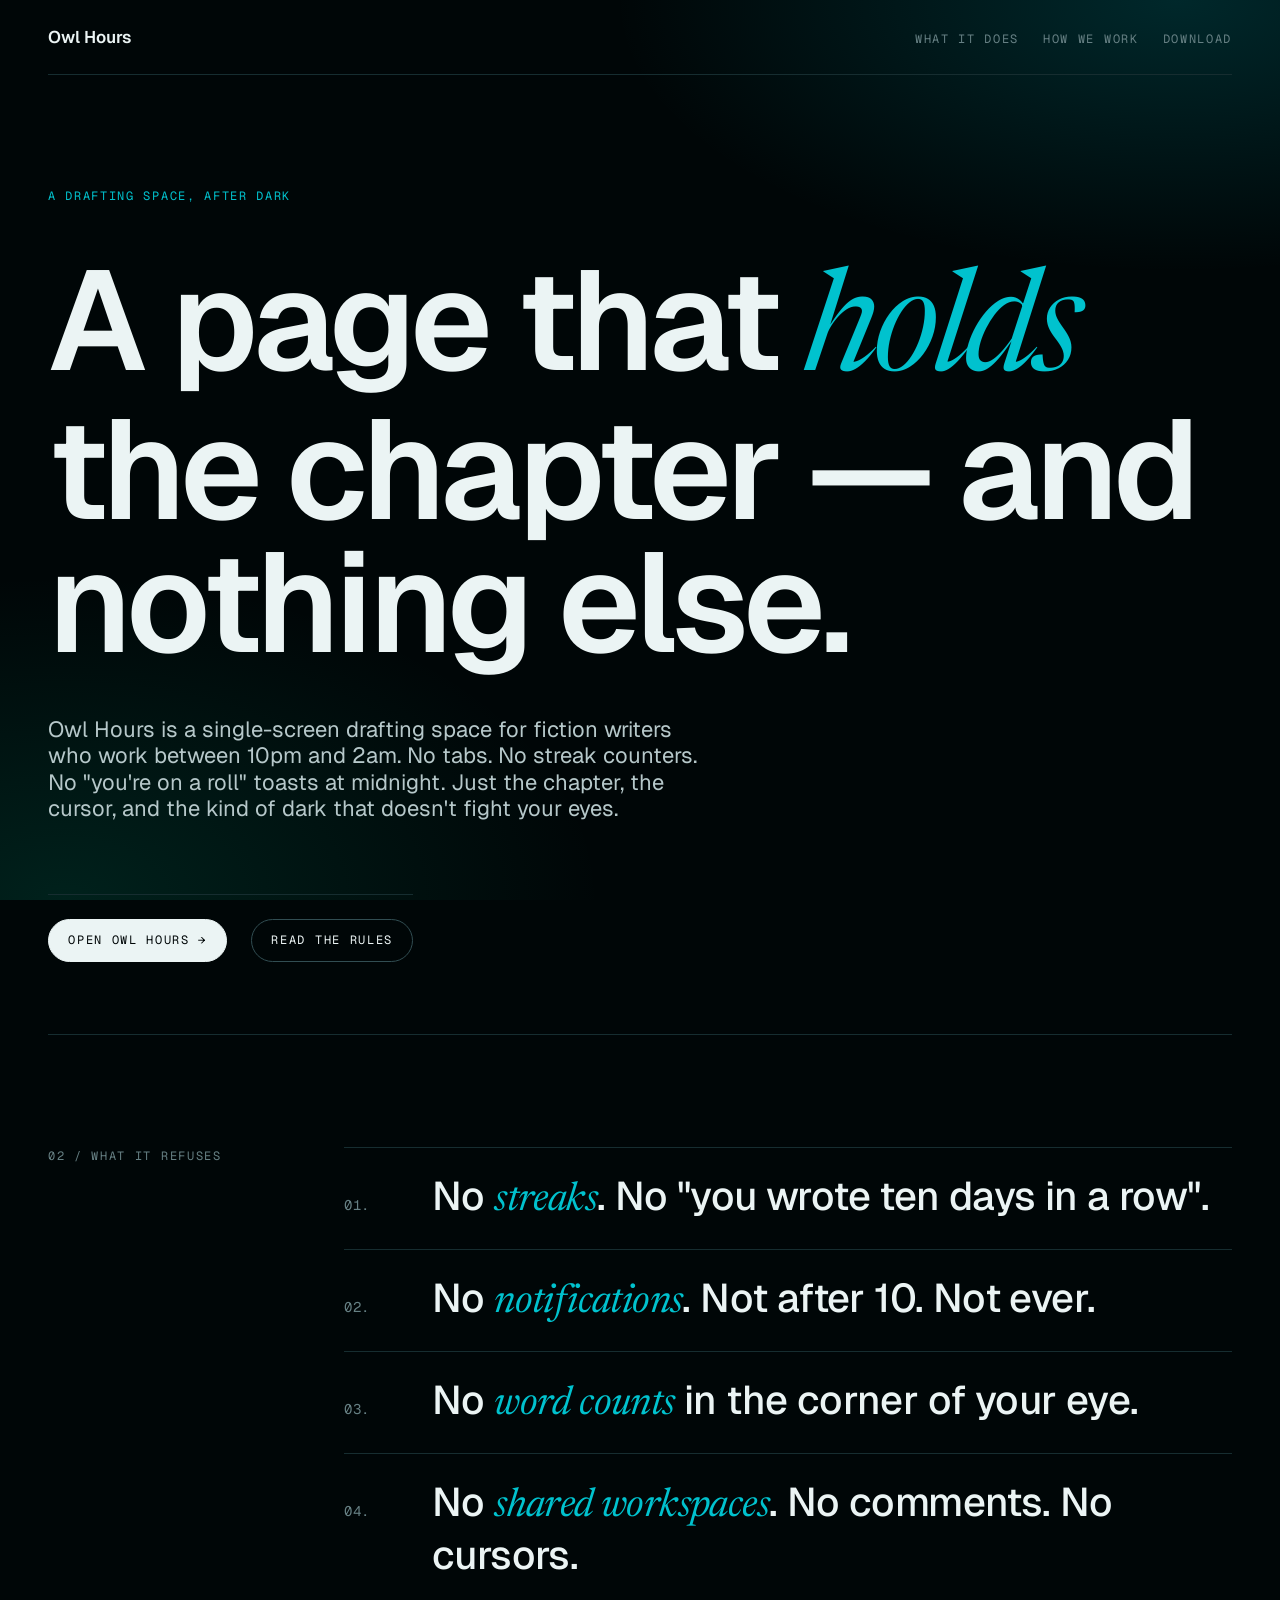
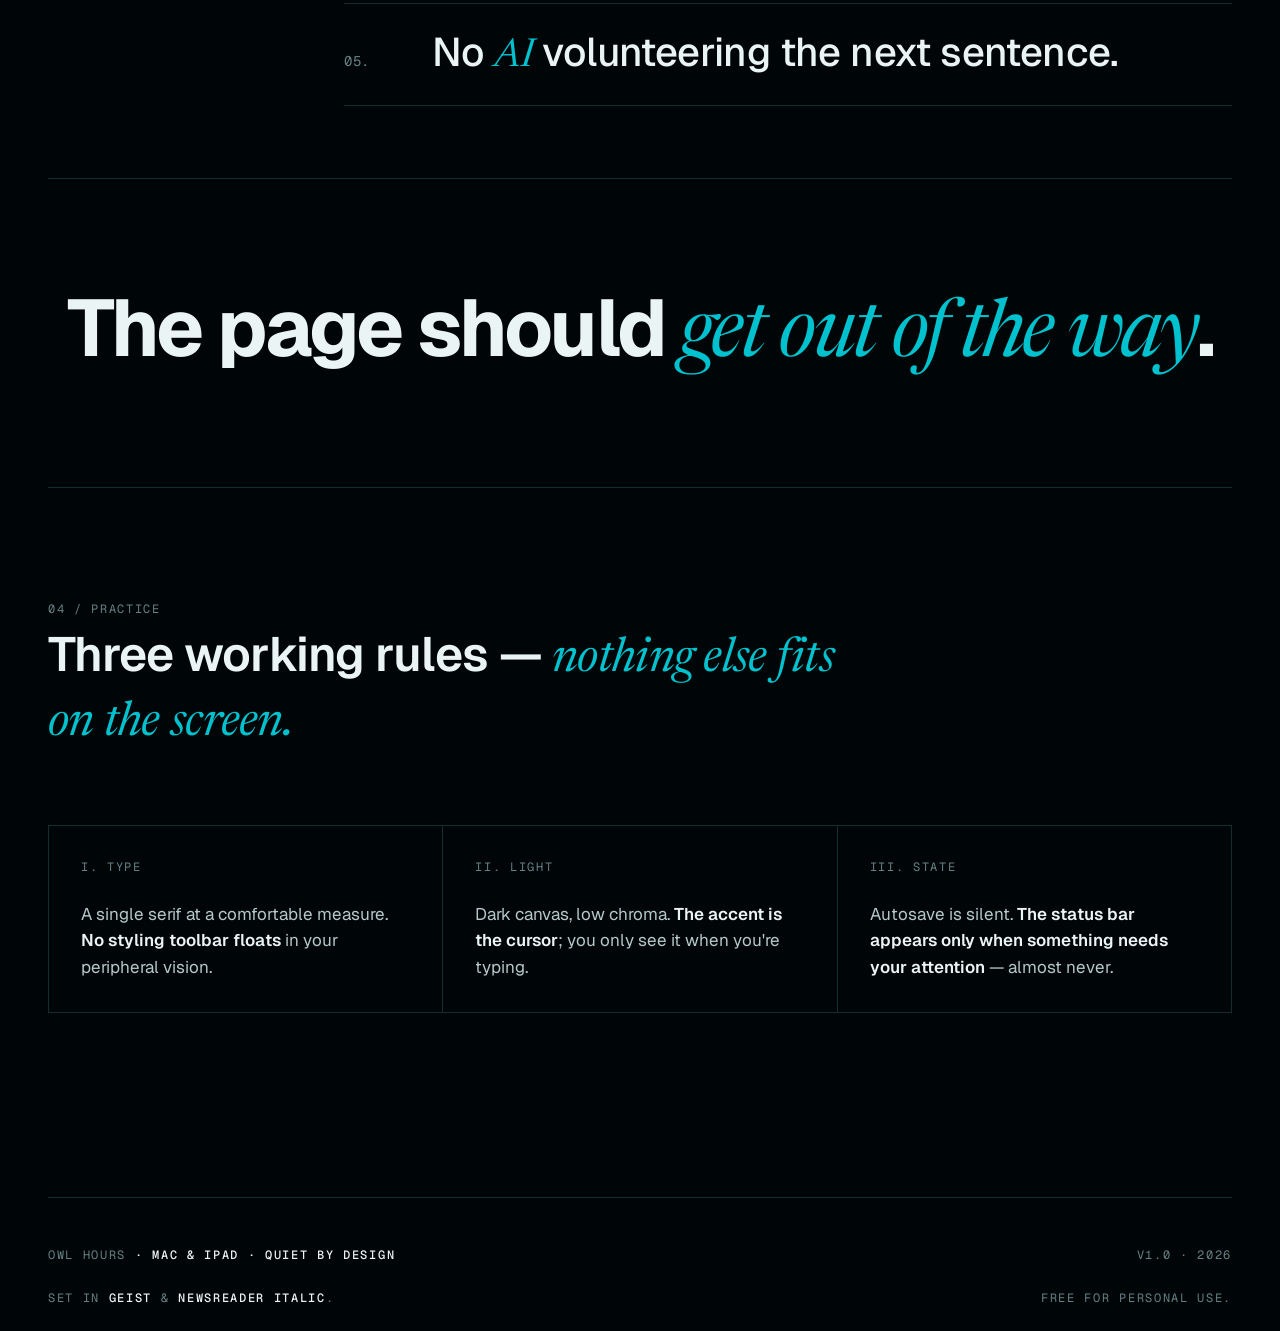
<file: .agents/skills/hallmark/site/_tests/10-owl-hours/index.html>
<!doctype html>
<html lang="en">
<head>
<meta charset="utf-8" />
<meta name="viewport" content="width=device-width, initial-scale=1, viewport-fit=cover" />
<title>Owl Hours — A drafting space for fiction, after dark.</title>
<meta name="description" content="A single-screen drafting space for fiction writers who work between 10pm and 2am. No notifications. No streaks. Just the chapter and the cursor." />
<link rel="preconnect" href="https://fonts.googleapis.com" />
<link rel="preconnect" href="https://fonts.gstatic.com" crossorigin />
<link rel="stylesheet" href="https://fonts.googleapis.com/css2?family=Geist:wght@400;500;600;700&family=Geist+Mono:wght@400;500&family=Newsreader:ital,opsz,wght@1,6..72,400;1,6..72,500&display=swap" />
<style>
/* Hallmark · macrostructure: Manifesto · theme: Aurora · enrichment: none
 * tone: atmospheric, austere, after-dark · anchor hue: cool cyan
 * studied: no · pre-emit critique: P5 H4 E4 S5 R5 V4
 */

:root {
  /* Aurora — dark · geometric-sans · cool */
  --color-paper:    oklch(11%   0.025  200);
  --color-paper-2:  oklch(15%   0.030  205);
  --color-paper-3:  oklch(20%   0.035  205);
  --color-rule:     oklch(28%   0.030  205);
  --color-rule-2:   oklch(40%   0.035  210);
  --color-muted:    oklch(58%   0.030  210);
  --color-ink-2:    oklch(82%   0.020  205);
  --color-ink:      oklch(96%   0.010  200);
  --color-accent:   oklch(72%   0.170  200);  /* cyan */
  --color-accent-2: oklch(74%   0.150  170);  /* secondary teal-green */
  --color-focus:    oklch(72%   0.170  200);

  --font-display: "Geist", ui-sans-serif, system-ui, sans-serif;
  --font-body:    "Geist", ui-sans-serif, system-ui, sans-serif;
  --font-serif:   "Newsreader", ui-serif, Georgia, serif;
  --font-label:   "Geist Mono", ui-monospace, monospace;
  --font-mono:    "Geist Mono", ui-monospace, monospace;

  --text-xs:  0.75rem;
  --text-sm:  0.875rem;
  --text-md:  1.0625rem;
  --text-lg:  1.375rem;
  --text-xl:  1.875rem;
  --text-2xl: 2.75rem;
  --text-display: clamp(3.5rem, 11vw, 9rem);

  --tracking-display: -0.035em;
  --tracking-tight:   -0.015em;
  --tracking-label:   0.14em;
  --lh-tight:         0.94;
  --lh-snug:          1.2;
  --lh-relaxed:       1.55;

  --space-3xs: 0.25rem;
  --space-2xs: 0.5rem;
  --space-xs:  0.75rem;
  --space-sm:  1rem;
  --space-md:  1.5rem;
  --space-lg:  2rem;
  --space-xl:  3rem;
  --space-2xl: 4.5rem;
  --space-3xl: 7rem;

  --rule-hair: 1px;
  --page-gutter: clamp(1.25rem, 4vw, 3rem);
  --page-max:    74rem;

  --dur-micro: 80ms;
  --dur-short: 150ms;
  --ease-out:  cubic-bezier(0.16, 1, 0.3, 1);
}

*, *::before, *::after { box-sizing: border-box; }
html, body { overflow-x: clip; }

html {
  background: var(--color-paper);
  color: var(--color-ink);
  font-family: var(--font-body);
  font-size: 16px;
  line-height: var(--lh-relaxed);
  -webkit-font-smoothing: antialiased;
  text-rendering: optimizeLegibility;
}

body {
  margin: 0;
  padding-inline: var(--page-gutter);
  background:
    radial-gradient(ellipse 80% 55% at 92% 0%,
                    color-mix(in oklch, var(--color-accent) 18%, transparent) 0%,
                    transparent 55%),
    radial-gradient(ellipse 70% 60% at 5% 100%,
                    color-mix(in oklch, var(--color-accent-2) 14%, transparent) 0%,
                    transparent 60%),
    var(--color-paper);
  background-attachment: fixed;
  min-height: 100dvh;
}

main {
  margin-inline: auto;
  max-width: var(--page-max);
}

a { color: inherit; text-decoration: none; }
a:focus-visible { outline: 2px solid var(--color-focus); outline-offset: 3px; }

img, svg { display: block; max-width: 100%; }

h1, h2, h3, p, ul, ol, dl { margin: 0; }

/* — Masthead ———————————————————————————————————————— */
.masthead {
  display: flex;
  align-items: baseline;
  justify-content: space-between;
  gap: var(--space-md);
  padding-block: var(--space-md);
  border-block-end: var(--rule-hair) solid var(--color-rule);
  font-family: var(--font-label);
  font-size: var(--text-xs);
  letter-spacing: var(--tracking-label);
  text-transform: uppercase;
  color: var(--color-muted);
}

.masthead__wordmark {
  font-family: var(--font-display);
  font-weight: 600;
  font-size: var(--text-md);
  letter-spacing: 0;
  text-transform: none;
  color: var(--color-ink);
}

.masthead__nav {
  display: flex;
  gap: var(--space-md);
}

.masthead__nav a:hover { color: var(--color-ink); }

@media (max-width: 36rem) {
  .masthead__nav { display: none; }
}

/* — Title block ————————————————————————————————————— */
.title-block {
  padding-block: var(--space-3xl) var(--space-2xl);
  display: grid;
  gap: var(--space-md);
}

.title-block__eyebrow {
  font-family: var(--font-label);
  font-size: var(--text-xs);
  letter-spacing: var(--tracking-label);
  text-transform: uppercase;
  color: var(--color-accent);
  margin-block-end: var(--space-md);
}

.title-block__display {
  font-family: var(--font-display);
  font-weight: 600;
  font-size: var(--text-display);
  line-height: var(--lh-tight);
  letter-spacing: var(--tracking-display);
  color: var(--color-ink);
  max-width: 16ch;
  overflow-wrap: anywhere;
  min-width: 0;
}

.title-block__display em {
  font-style: italic;
  font-family: var(--font-serif);
  font-weight: 400;
  color: var(--color-accent);
}

.title-block__lede {
  font-family: var(--font-body);
  font-size: var(--text-lg);
  line-height: var(--lh-snug);
  color: var(--color-ink-2);
  max-width: 44ch;
  margin-block-start: var(--space-md);
}

.title-block__cta-row {
  display: flex;
  gap: var(--space-md);
  margin-block-start: var(--space-xl);
  padding-block-start: var(--space-md);
  border-block-start: var(--rule-hair) solid var(--color-rule);
  width: fit-content;
}

.cta {
  display: inline-block;
  padding: 0.7rem 1.2rem;
  font-family: var(--font-label);
  font-size: var(--text-xs);
  letter-spacing: var(--tracking-label);
  text-transform: uppercase;
  color: var(--color-paper);
  background: var(--color-ink);
  border: 1px solid var(--color-ink);
  border-radius: 999px;
  transition: background-color var(--dur-micro) var(--ease-out);
}
.cta:hover { background: var(--color-accent); border-color: var(--color-accent); color: var(--color-paper); }

.cta--ghost {
  color: var(--color-ink);
  background: transparent;
  border-color: var(--color-rule-2);
}
.cta--ghost:hover { color: var(--color-paper); background: var(--color-ink); border-color: var(--color-ink); }

/* — Five declarations ——————————————————————————————— */
.declarations {
  padding-block: var(--space-3xl) var(--space-2xl);
  border-block-start: var(--rule-hair) solid var(--color-rule);
  display: grid;
  grid-template-columns: minmax(10rem, 14rem) minmax(0, 1fr);
  gap: var(--space-2xl);
}

@media (max-width: 56rem) {
  .declarations {
    grid-template-columns: 1fr;
    gap: var(--space-xl);
  }
}

.declarations__label {
  font-family: var(--font-label);
  font-size: var(--text-xs);
  letter-spacing: var(--tracking-label);
  text-transform: uppercase;
  color: var(--color-muted);
  align-self: start;
}

.declarations__list {
  list-style: none;
  display: grid;
  padding: 0;
  gap: 0;
  border-block-start: var(--rule-hair) solid var(--color-rule);
}

.declaration {
  display: grid;
  grid-template-columns: 4rem minmax(0, 1fr);
  gap: var(--space-md);
  align-items: baseline;
  padding-block: var(--space-md);
  border-block-end: var(--rule-hair) solid var(--color-rule);
}

.declaration__num {
  font-family: var(--font-label);
  font-size: var(--text-sm);
  font-feature-settings: "tnum";
  color: var(--color-muted);
  letter-spacing: 0.04em;
}

.declaration__phrase {
  font-family: var(--font-display);
  font-weight: 500;
  font-size: clamp(1.5rem, 3vw + 0.5rem, 2.5rem);
  line-height: var(--lh-snug);
  letter-spacing: var(--tracking-tight);
  color: var(--color-ink);
  max-width: 32ch;
  overflow-wrap: anywhere;
  min-width: 0;
}

.declaration__phrase em {
  font-style: italic;
  font-family: var(--font-serif);
  font-weight: 400;
  color: var(--color-accent);
}

/* — Reduce band ——————————————————————————————————— */
.reduce {
  padding-block: var(--space-3xl);
  border-block-start: var(--rule-hair) solid var(--color-rule);
  border-block-end: var(--rule-hair) solid var(--color-rule);
}

.reduce__phrase {
  font-family: var(--font-display);
  font-weight: 700;
  font-size: clamp(2.5rem, 6vw + 0.5rem, 5rem);
  line-height: var(--lh-tight);
  letter-spacing: var(--tracking-display);
  color: var(--color-ink);
  text-align: center;
  max-width: 22ch;
  margin-inline: auto;
}

.reduce__phrase em {
  font-style: italic;
  font-family: var(--font-serif);
  font-weight: 400;
  color: var(--color-accent);
}

/* — Practice (3-col working rules) ——————————————————— */
.practice {
  padding-block: var(--space-3xl) var(--space-2xl);
}

.practice__head {
  display: grid;
  gap: var(--space-2xs);
  margin-block-end: var(--space-2xl);
}

.practice__label {
  font-family: var(--font-label);
  font-size: var(--text-xs);
  letter-spacing: var(--tracking-label);
  text-transform: uppercase;
  color: var(--color-muted);
}

.practice__title {
  font-family: var(--font-display);
  font-weight: 600;
  font-size: clamp(1.875rem, 3.5vw + 0.5rem, 3rem);
  line-height: var(--lh-snug);
  letter-spacing: var(--tracking-tight);
  color: var(--color-ink);
  max-width: 24ch;
}

.practice__title em {
  font-style: italic;
  font-family: var(--font-serif);
  font-weight: 400;
  color: var(--color-accent);
}

.practice__grid {
  display: grid;
  grid-template-columns: repeat(3, minmax(0, 1fr));
  gap: 0;
  list-style: none;
  padding: 0;
  border-block-start: var(--rule-hair) solid var(--color-rule);
  border-inline-start: var(--rule-hair) solid var(--color-rule);
}

@media (max-width: 56rem) {
  .practice__grid { grid-template-columns: 1fr; }
}

.practice__item {
  padding: var(--space-lg);
  border-block-end: var(--rule-hair) solid var(--color-rule);
  border-inline-end: var(--rule-hair) solid var(--color-rule);
  display: grid;
  gap: var(--space-md);
  align-content: start;
}

.practice__item-name {
  font-family: var(--font-label);
  font-size: var(--text-xs);
  letter-spacing: var(--tracking-label);
  text-transform: uppercase;
  color: var(--color-muted);
}

.practice__item-rule {
  font-family: var(--font-body);
  font-size: var(--text-md);
  line-height: var(--lh-relaxed);
  color: var(--color-ink-2);
}

.practice__item-rule strong {
  color: var(--color-ink);
  font-weight: 600;
}

/* — Colophon (Ft5) ———————————————————————————————— */
.colophon {
  margin-block-start: var(--space-3xl);
  padding-block: var(--space-xl) var(--space-md);
  border-block-start: var(--rule-hair) solid var(--color-rule);
  display: grid;
  gap: var(--space-md);
  font-family: var(--font-label);
  font-size: var(--text-xs);
  letter-spacing: var(--tracking-label);
  text-transform: uppercase;
  color: var(--color-muted);
}

.colophon__row {
  display: flex;
  justify-content: space-between;
  flex-wrap: wrap;
  gap: var(--space-md);
}

.colophon strong { color: var(--color-ink); font-weight: 500; }

@media (prefers-reduced-motion: reduce) {
  *, *::before, *::after { transition: none !important; animation: none !important; }
}
</style>
</head>
<body>

<main>

  <header class="masthead">
    <span class="masthead__wordmark">Owl Hours</span>
    <nav class="masthead__nav" aria-label="Primary">
      <a href="#declarations">What it does</a>
      <a href="#practice">How we work</a>
      <a href="#download">Download</a>
    </nav>
  </header>

  <section class="title-block" aria-labelledby="t-title">
    <p class="title-block__eyebrow">A drafting space, after dark</p>
    <h1 class="title-block__display" id="t-title">A page that <em>holds</em> the chapter — and nothing else.</h1>
    <p class="title-block__lede">
      Owl Hours is a single-screen drafting space for fiction writers who work between 10pm and 2am. No tabs. No streak counters. No "you're on a roll" toasts at midnight. Just the chapter, the cursor, and the kind of dark that doesn't fight your eyes.
    </p>
    <div class="title-block__cta-row">
      <a class="cta" href="#download">Open Owl Hours &rarr;</a>
      <a class="cta cta--ghost" href="#declarations">Read the rules</a>
    </div>
  </section>

  <section class="declarations" id="declarations" aria-labelledby="d-title">
    <p class="declarations__label">02 / What it refuses</p>
    <h2 class="declarations__label" id="d-title" style="position: absolute; left: -9999px;">Five things Owl Hours refuses to do</h2>
    <ol class="declarations__list">
      <li class="declaration">
        <span class="declaration__num">01.</span>
        <p class="declaration__phrase">No <em>streaks</em>. No "you wrote ten days in a row".</p>
      </li>
      <li class="declaration">
        <span class="declaration__num">02.</span>
        <p class="declaration__phrase">No <em>notifications</em>. Not after 10. Not ever.</p>
      </li>
      <li class="declaration">
        <span class="declaration__num">03.</span>
        <p class="declaration__phrase">No <em>word counts</em> in the corner of your eye.</p>
      </li>
      <li class="declaration">
        <span class="declaration__num">04.</span>
        <p class="declaration__phrase">No <em>shared workspaces</em>. No comments. No cursors.</p>
      </li>
      <li class="declaration">
        <span class="declaration__num">05.</span>
        <p class="declaration__phrase">No <em>AI</em> volunteering the next sentence.</p>
      </li>
    </ol>
  </section>

  <section class="reduce" aria-hidden="true">
    <p class="reduce__phrase">The page should <em>get out of the way</em>.</p>
  </section>

  <section class="practice" id="practice" aria-labelledby="p-title">
    <header class="practice__head">
      <p class="practice__label">04 / Practice</p>
      <h2 class="practice__title" id="p-title">Three working rules — <em>nothing else fits on the screen.</em></h2>
    </header>

    <ol class="practice__grid">
      <li class="practice__item">
        <span class="practice__item-name">i. Type</span>
        <p class="practice__item-rule">A single serif at a comfortable measure. <strong>No styling toolbar floats</strong> in your peripheral vision.</p>
      </li>
      <li class="practice__item">
        <span class="practice__item-name">ii. Light</span>
        <p class="practice__item-rule">Dark canvas, low chroma. <strong>The accent is the cursor</strong>; you only see it when you're typing.</p>
      </li>
      <li class="practice__item">
        <span class="practice__item-name">iii. State</span>
        <p class="practice__item-rule">Autosave is silent. <strong>The status bar appears only when something needs your attention</strong> — almost never.</p>
      </li>
    </ol>
  </section>

  <footer class="colophon" id="download">
    <div class="colophon__row">
      <p>Owl Hours <strong>· Mac &amp; iPad · Quiet by design</strong></p>
      <p>v1.0 · 2026</p>
    </div>
    <div class="colophon__row">
      <p>Set in <strong>Geist</strong> &amp; <strong>Newsreader italic</strong>.</p>
      <p>Free for personal use.</p>
    </div>
  </footer>

</main>

</body>
</html>
</file>
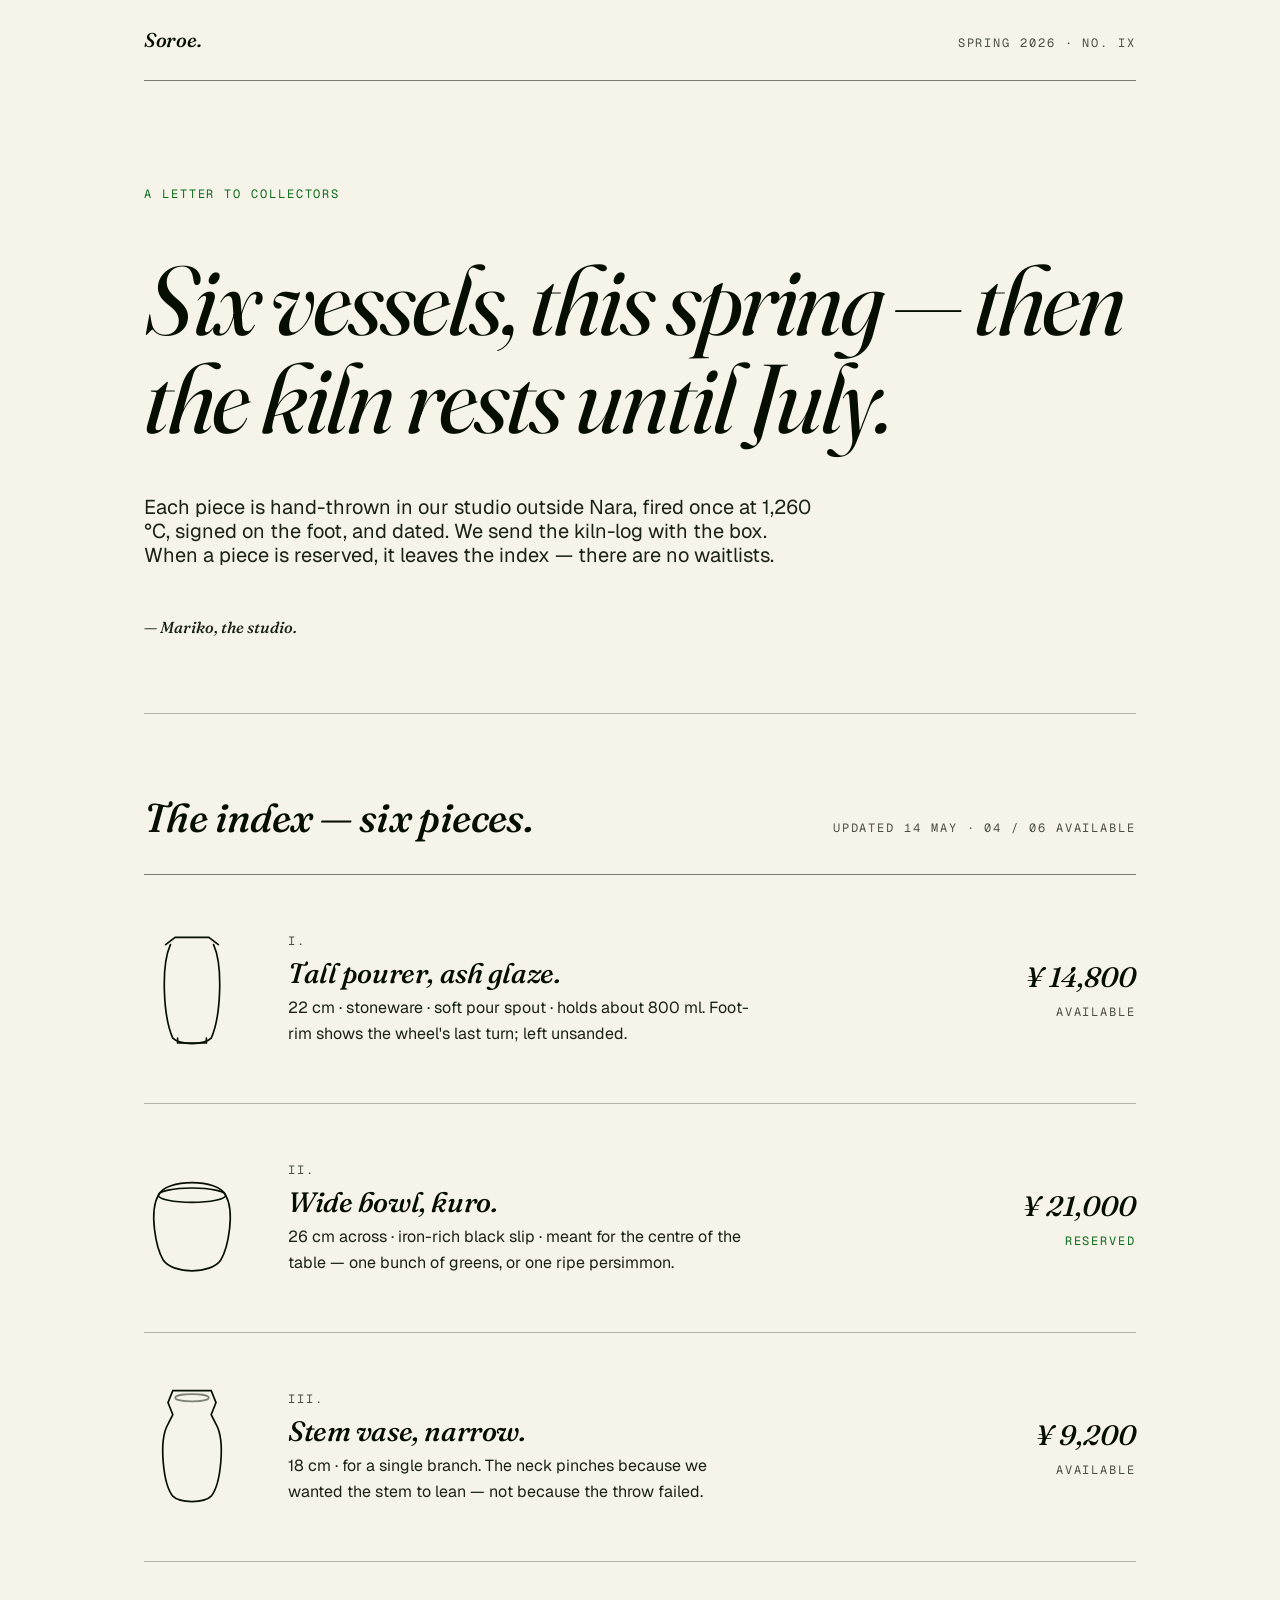
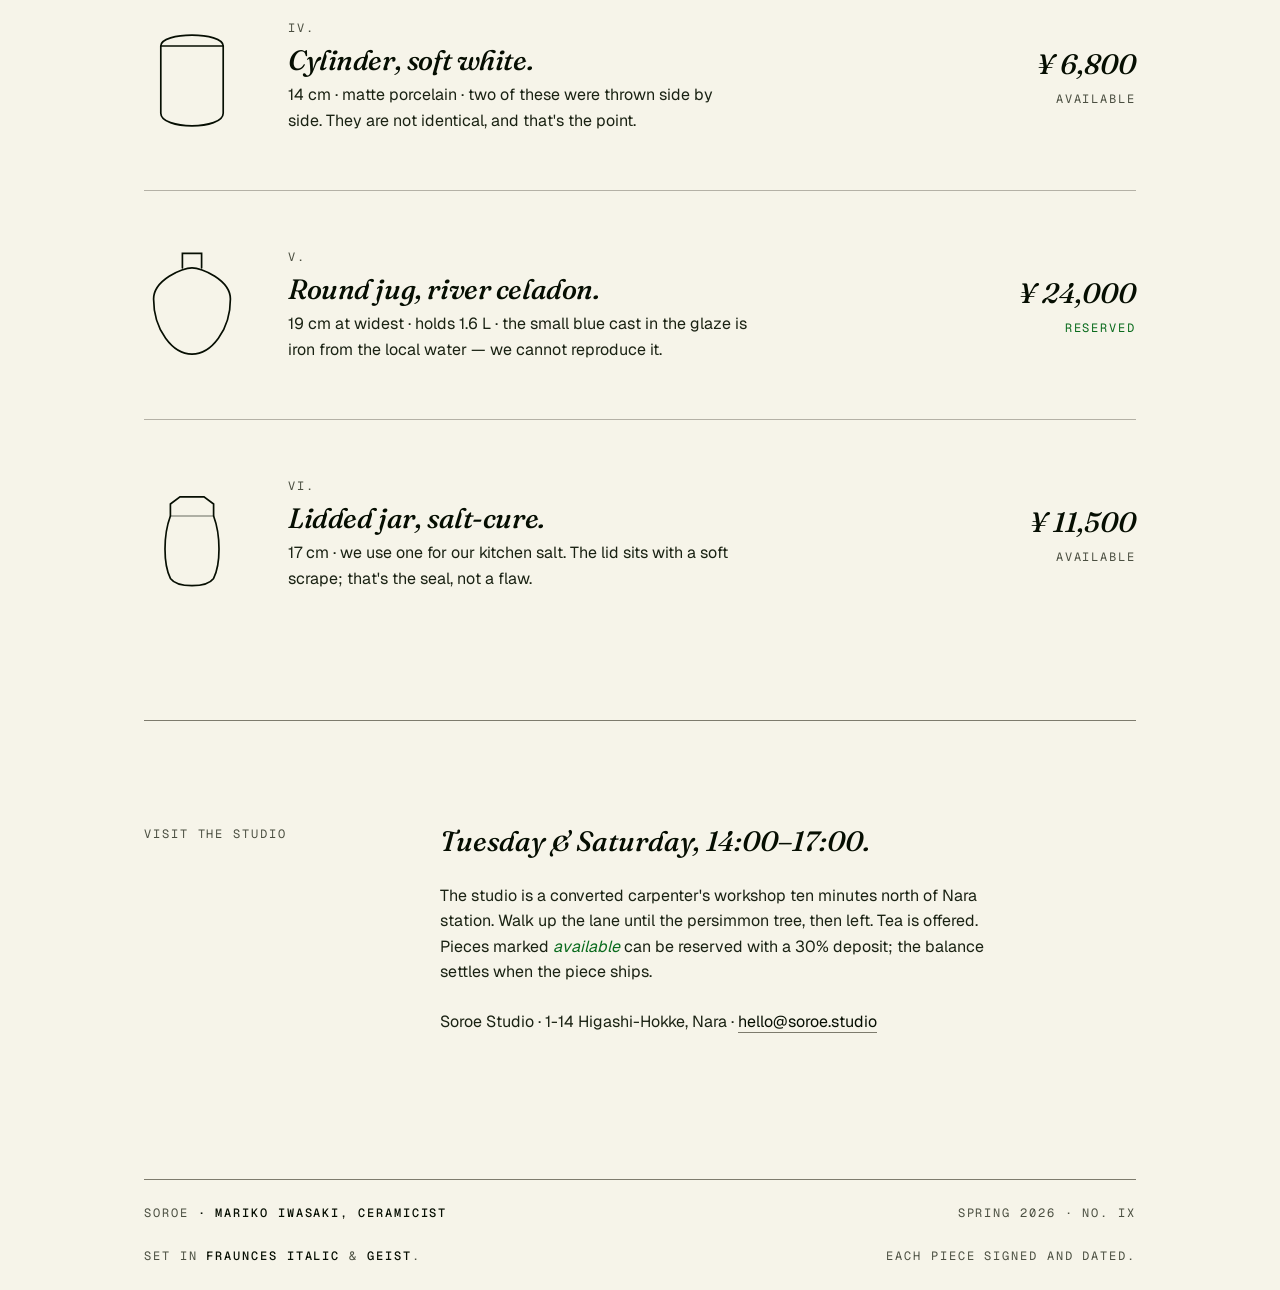
<file: .agents/skills/hallmark/site/_tests/11-soroe-ceramics/index.html>
<!doctype html>
<html lang="en">
<head>
<meta charset="utf-8" />
<meta name="viewport" content="width=device-width, initial-scale=1, viewport-fit=cover" />
<title>Soroe — Six vessels, Spring 2026.</title>
<meta name="description" content="A small ceramics studio in Nara. Six vessels per season, then the kiln rests. Each piece signed and dated." />
<link rel="preconnect" href="https://fonts.googleapis.com" />
<link rel="preconnect" href="https://fonts.gstatic.com" crossorigin />
<link rel="stylesheet" href="https://fonts.googleapis.com/css2?family=Fraunces:ital,opsz,wght@0,9..144,400;0,9..144,500;1,9..144,400;1,9..144,500&family=Geist:wght@400;500;600&family=Geist+Mono:wght@400;500&display=swap" />
<style>
/* Hallmark · macrostructure: Long Document · theme: Studio · enrichment: Tier-A SVG vessels
 * tone: quiet handmade archival · anchor hue: chromatic-green
 * studied: no · pre-emit critique: P5 H4 E5 S5 R5 V4
 */

:root {
  /* Studio — light · italic-serif · chromatic-green (sage paper · forest accent) */
  --color-paper:    oklch(96.5% 0.014  95);
  --color-paper-2:  oklch(94%   0.016  95);
  --color-paper-3:  oklch(90%   0.020  98);
  --color-rule:     oklch(76%   0.016  95);
  --color-rule-2:   oklch(58%   0.020  98);
  --color-muted:    oklch(42%   0.024  120);
  --color-ink-2:    oklch(24%   0.030  130);
  --color-ink:      oklch(15%   0.032  135);
  --color-accent:   oklch(46%   0.140  145);  /* forest green */
  --color-focus:    oklch(46%   0.140  145);

  --font-display: "Fraunces", "Tiempos", ui-serif, Georgia, serif;
  --font-body:    "Geist", "Söhne", ui-sans-serif, system-ui, sans-serif;
  --font-serif:   "Fraunces", ui-serif, Georgia, serif;
  --font-label:   "Geist Mono", ui-monospace, monospace;
  --font-mono:    "Geist Mono", ui-monospace, monospace;

  --text-xs:  0.75rem;
  --text-sm:  0.875rem;
  --text-md:  1rem;
  --text-lg:  1.25rem;
  --text-xl:  1.75rem;
  --text-2xl: 2.5rem;
  --text-display: clamp(3rem, 7vw + 0.5rem, 6.5rem);

  --tracking-display: -0.025em;
  --tracking-tight:   -0.015em;
  --tracking-label:   0.16em;
  --lh-tight:         1;
  --lh-snug:          1.2;
  --lh-relaxed:       1.6;

  --space-3xs: 0.25rem;
  --space-2xs: 0.5rem;
  --space-xs:  0.75rem;
  --space-sm:  1rem;
  --space-md:  1.5rem;
  --space-lg:  2rem;
  --space-xl:  3rem;
  --space-2xl: 4.5rem;
  --space-3xl: 6.5rem;

  --rule-hair: 1px;
  --page-gutter: clamp(1.25rem, 4vw, 3rem);
  --page-max:    62rem;

  --dur-micro: 80ms;
  --dur-short: 150ms;
  --ease-out:  cubic-bezier(0.16, 1, 0.3, 1);
}

*, *::before, *::after { box-sizing: border-box; }
html, body { overflow-x: clip; }

html {
  background: var(--color-paper);
  color: var(--color-ink);
  font-family: var(--font-body);
  font-size: 16px;
  line-height: var(--lh-relaxed);
  -webkit-font-smoothing: antialiased;
  text-rendering: optimizeLegibility;
}

body {
  margin: 0;
  padding-inline: var(--page-gutter);
}

main {
  margin-inline: auto;
  max-width: var(--page-max);
}

a { color: inherit; text-decoration: none; }
a:focus-visible { outline: 2px solid var(--color-focus); outline-offset: 3px; }

img, svg { display: block; max-width: 100%; }

h1, h2, h3, p, ul, ol, dl { margin: 0; }

/* — Masthead ———————————————————————————————————————— */
.masthead {
  display: flex;
  align-items: baseline;
  justify-content: space-between;
  gap: var(--space-md);
  padding-block: var(--space-md);
  border-block-end: var(--rule-hair) solid var(--color-rule-2);
}

.masthead__wordmark {
  font-family: var(--font-display);
  font-style: italic;
  font-weight: 500;
  font-size: var(--text-lg);
  letter-spacing: var(--tracking-tight);
  color: var(--color-ink);
}

.masthead__meta {
  font-family: var(--font-label);
  font-size: var(--text-xs);
  letter-spacing: var(--tracking-label);
  text-transform: uppercase;
  color: var(--color-muted);
}

/* — Salutation hero ———————————————————————————————— */
.opening {
  padding-block: var(--space-3xl) var(--space-2xl);
  display: grid;
  gap: var(--space-md);
}

.opening__eyebrow {
  font-family: var(--font-label);
  font-size: var(--text-xs);
  letter-spacing: var(--tracking-label);
  text-transform: uppercase;
  color: var(--color-accent);
  margin-block-end: var(--space-md);
}

.opening__title {
  font-family: var(--font-display);
  font-style: italic;
  font-weight: 400;
  font-size: var(--text-display);
  line-height: var(--lh-tight);
  letter-spacing: var(--tracking-display);
  color: var(--color-ink);
  max-width: 18ch;
  overflow-wrap: anywhere;
  min-width: 0;
}

.opening__sub {
  font-family: var(--font-body);
  font-size: var(--text-lg);
  line-height: var(--lh-snug);
  color: var(--color-ink-2);
  max-width: 52ch;
  margin-block-start: var(--space-md);
}

.opening__signoff {
  margin-block-start: var(--space-md);
  font-family: var(--font-display);
  font-style: italic;
  font-weight: 500;
  font-size: var(--text-md);
  color: var(--color-ink-2);
}

/* — Vessel index ———————————————————————————————————— */
.index {
  padding-block: var(--space-2xl) var(--space-2xl);
  border-block-start: var(--rule-hair) solid var(--color-rule);
}

.index__head {
  display: grid;
  grid-template-columns: 1fr auto;
  gap: var(--space-md);
  align-items: baseline;
  padding-block-end: var(--space-md);
  border-block-end: var(--rule-hair) solid var(--color-rule-2);
}

.index__title {
  font-family: var(--font-display);
  font-style: italic;
  font-weight: 500;
  font-size: var(--text-2xl);
  letter-spacing: var(--tracking-tight);
  color: var(--color-ink);
}

.index__count {
  font-family: var(--font-label);
  font-size: var(--text-xs);
  letter-spacing: var(--tracking-label);
  text-transform: uppercase;
  color: var(--color-muted);
}

.vessels {
  list-style: none;
  padding: 0;
  display: grid;
}

.vessel {
  display: grid;
  grid-template-columns: 6rem minmax(0, 1fr) 12rem;
  gap: var(--space-xl);
  align-items: center;
  padding-block: var(--space-xl);
  border-block-end: var(--rule-hair) solid var(--color-rule);
}

@media (max-width: 56rem) {
  .vessel {
    grid-template-columns: 5rem minmax(0, 1fr);
    gap: var(--space-md);
  }
  .vessel__price { grid-column: 2; justify-self: start; padding-block-start: var(--space-xs); }
}

.vessel__svg {
  width: 100%;
  height: auto;
  color: var(--color-ink);
}

.vessel__body {
  display: grid;
  gap: var(--space-2xs);
}

.vessel__num {
  font-family: var(--font-label);
  font-size: var(--text-xs);
  letter-spacing: var(--tracking-label);
  text-transform: uppercase;
  color: var(--color-muted);
}

.vessel__name {
  font-family: var(--font-display);
  font-style: italic;
  font-weight: 500;
  font-size: var(--text-xl);
  line-height: var(--lh-tight);
  letter-spacing: var(--tracking-tight);
  color: var(--color-ink);
}

.vessel__notes {
  font-family: var(--font-body);
  font-size: var(--text-md);
  line-height: var(--lh-relaxed);
  color: var(--color-ink-2);
  max-width: 42ch;
}

.vessel__price {
  display: grid;
  gap: 0.2rem;
  justify-self: end;
  text-align: end;
}

@media (max-width: 56rem) {
  .vessel__price { justify-self: start; text-align: start; }
}

.vessel__price-amount {
  font-family: var(--font-display);
  font-style: italic;
  font-weight: 500;
  font-size: var(--text-xl);
  color: var(--color-ink);
  font-feature-settings: "tnum";
}

.vessel__price-state {
  font-family: var(--font-label);
  font-size: var(--text-xs);
  letter-spacing: var(--tracking-label);
  text-transform: uppercase;
  color: var(--color-muted);
}

.vessel__price-state--reserved { color: var(--color-accent); }

.vessel:last-child { border-block-end: 0; }

/* — Visit ————————————————————————————————————————— */
.visit {
  padding-block: var(--space-3xl) var(--space-2xl);
  border-block-start: var(--rule-hair) solid var(--color-rule-2);
  display: grid;
  grid-template-columns: minmax(8rem, 14rem) minmax(0, 1fr);
  gap: var(--space-2xl);
}

@media (max-width: 56rem) {
  .visit { grid-template-columns: 1fr; gap: var(--space-md); }
}

.visit__label {
  font-family: var(--font-label);
  font-size: var(--text-xs);
  letter-spacing: var(--tracking-label);
  text-transform: uppercase;
  color: var(--color-muted);
}

.visit__body {
  display: grid;
  gap: var(--space-md);
  font-family: var(--font-body);
  font-size: var(--text-md);
  line-height: var(--lh-relaxed);
  color: var(--color-ink-2);
  max-width: 52ch;
}

.visit__address {
  font-family: var(--font-display);
  font-style: italic;
  font-weight: 500;
  font-size: var(--text-xl);
  color: var(--color-ink);
  line-height: var(--lh-snug);
}

/* — Colophon ————————————————————————————————————— */
.colophon {
  margin-block-start: var(--space-2xl);
  padding-block: var(--space-md);
  border-block-start: var(--rule-hair) solid var(--color-rule-2);
  display: grid;
  gap: var(--space-md);
  font-family: var(--font-label);
  font-size: var(--text-xs);
  letter-spacing: var(--tracking-label);
  text-transform: uppercase;
  color: var(--color-muted);
}

.colophon__row {
  display: flex;
  justify-content: space-between;
  flex-wrap: wrap;
  gap: var(--space-md);
}

.colophon strong { color: var(--color-ink); font-weight: 500; }

@media (prefers-reduced-motion: reduce) {
  *, *::before, *::after { transition: none !important; animation: none !important; }
}
</style>
</head>
<body>

<main>

  <header class="masthead">
    <h1 class="masthead__wordmark">Soroe.</h1>
    <p class="masthead__meta">Spring 2026 · No. ix</p>
  </header>

  <section class="opening" aria-labelledby="o-title">
    <p class="opening__eyebrow">A letter to collectors</p>
    <h2 class="opening__title" id="o-title">Six vessels, this spring — then the kiln rests until July.</h2>
    <p class="opening__sub">
      Each piece is hand-thrown in our studio outside Nara, fired once at 1,260 °C, signed on the foot, and dated. We send the kiln-log with the box. When a piece is reserved, it leaves the index — there are no waitlists.
    </p>
    <p class="opening__signoff">— Mariko, the studio.</p>
  </section>

  <section class="index" aria-labelledby="i-title">
    <header class="index__head">
      <h2 class="index__title" id="i-title">The index — six pieces.</h2>
      <p class="index__count">Updated 14 May · 04 / 06 available</p>
    </header>

    <ol class="vessels">

      <li class="vessel">
        <svg class="vessel__svg" viewBox="0 0 80 110" fill="none" stroke="currentColor" stroke-width="1.4" stroke-linecap="round" aria-hidden="true">
          <path d="M 18 18 L 26 12 L 54 12 L 62 18" />
          <path d="M 22 18 C 14 36 16 78 24 96 C 30 102 50 102 56 96 C 64 78 66 36 58 18" />
          <path d="M 28 96 L 28 100 L 52 100 L 52 96" />
        </svg>
        <div class="vessel__body">
          <span class="vessel__num">i.</span>
          <h3 class="vessel__name">Tall pourer, ash glaze.</h3>
          <p class="vessel__notes">22 cm · stoneware · soft pour spout · holds about 800 ml. Foot-rim shows the wheel's last turn; left unsanded.</p>
        </div>
        <p class="vessel__price">
          <span class="vessel__price-amount">¥ 14,800</span>
          <span class="vessel__price-state">Available</span>
        </p>
      </li>

      <li class="vessel">
        <svg class="vessel__svg" viewBox="0 0 80 110" fill="none" stroke="currentColor" stroke-width="1.4" stroke-linecap="round" aria-hidden="true">
          <path d="M 12 36 C 18 22 62 22 68 36 C 76 50 70 80 64 90 C 56 102 24 102 16 90 C 10 80 4 50 12 36 Z" />
          <ellipse cx="40" cy="36" rx="28" ry="6" />
        </svg>
        <div class="vessel__body">
          <span class="vessel__num">ii.</span>
          <h3 class="vessel__name">Wide bowl, kuro.</h3>
          <p class="vessel__notes">26 cm across · iron-rich black slip · meant for the centre of the table — one bunch of greens, or one ripe persimmon.</p>
        </div>
        <p class="vessel__price">
          <span class="vessel__price-amount">¥ 21,000</span>
          <span class="vessel__price-state vessel__price-state--reserved">Reserved</span>
        </p>
      </li>

      <li class="vessel">
        <svg class="vessel__svg" viewBox="0 0 80 110" fill="none" stroke="currentColor" stroke-width="1.4" stroke-linecap="round" aria-hidden="true">
          <path d="M 24 8 L 56 8 L 60 18 L 56 28 L 60 36 C 68 50 64 86 56 96 C 50 102 30 102 24 96 C 16 86 12 50 20 36 L 24 28 L 20 18 Z" />
          <ellipse cx="40" cy="14" rx="14" ry="3" stroke-opacity="0.5" />
        </svg>
        <div class="vessel__body">
          <span class="vessel__num">iii.</span>
          <h3 class="vessel__name">Stem vase, narrow.</h3>
          <p class="vessel__notes">18 cm · for a single branch. The neck pinches because we wanted the stem to lean — not because the throw failed.</p>
        </div>
        <p class="vessel__price">
          <span class="vessel__price-amount">¥ 9,200</span>
          <span class="vessel__price-state">Available</span>
        </p>
      </li>

      <li class="vessel">
        <svg class="vessel__svg" viewBox="0 0 80 110" fill="none" stroke="currentColor" stroke-width="1.4" stroke-linecap="round" aria-hidden="true">
          <path d="M 14 30 C 14 18 66 18 66 30 L 66 86 C 66 100 14 100 14 86 Z" />
          <path d="M 14 30 L 66 30" />
        </svg>
        <div class="vessel__body">
          <span class="vessel__num">iv.</span>
          <h3 class="vessel__name">Cylinder, soft white.</h3>
          <p class="vessel__notes">14 cm · matte porcelain · two of these were thrown side by side. They are not identical, and that's the point.</p>
        </div>
        <p class="vessel__price">
          <span class="vessel__price-amount">¥ 6,800</span>
          <span class="vessel__price-state">Available</span>
        </p>
      </li>

      <li class="vessel">
        <svg class="vessel__svg" viewBox="0 0 80 110" fill="none" stroke="currentColor" stroke-width="1.4" stroke-linecap="round" aria-hidden="true">
          <path d="M 8 50 C 8 34 32 24 40 24 C 48 24 72 34 72 50 C 72 76 56 96 40 96 C 24 96 8 76 8 50 Z" />
          <path d="M 32 24 L 32 12 L 48 12 L 48 24" />
        </svg>
        <div class="vessel__body">
          <span class="vessel__num">v.</span>
          <h3 class="vessel__name">Round jug, river celadon.</h3>
          <p class="vessel__notes">19 cm at widest · holds 1.6 L · the small blue cast in the glaze is iron from the local water — we cannot reproduce it.</p>
        </div>
        <p class="vessel__price">
          <span class="vessel__price-amount">¥ 24,000</span>
          <span class="vessel__price-state vessel__price-state--reserved">Reserved</span>
        </p>
      </li>

      <li class="vessel">
        <svg class="vessel__svg" viewBox="0 0 80 110" fill="none" stroke="currentColor" stroke-width="1.4" stroke-linecap="round" aria-hidden="true">
          <path d="M 22 40 L 22 30 L 30 24 L 50 24 L 58 30 L 58 40 C 64 56 64 80 58 92 C 52 100 28 100 22 92 C 16 80 16 56 22 40 Z" />
          <path d="M 22 40 L 58 40" stroke-opacity="0.4" />
        </svg>
        <div class="vessel__body">
          <span class="vessel__num">vi.</span>
          <h3 class="vessel__name">Lidded jar, salt-cure.</h3>
          <p class="vessel__notes">17 cm · we use one for our kitchen salt. The lid sits with a soft scrape; that's the seal, not a flaw.</p>
        </div>
        <p class="vessel__price">
          <span class="vessel__price-amount">¥ 11,500</span>
          <span class="vessel__price-state">Available</span>
        </p>
      </li>

    </ol>
  </section>

  <section class="visit" aria-labelledby="v-title">
    <p class="visit__label">Visit the studio</p>
    <div class="visit__body">
      <h2 class="visit__address" id="v-title">Tuesday &amp; Saturday, 14:00–17:00.</h2>
      <p>The studio is a converted carpenter's workshop ten minutes north of Nara station. Walk up the lane until the persimmon tree, then left. Tea is offered. Pieces marked <em style="color: var(--color-accent);">available</em> can be reserved with a 30% deposit; the balance settles when the piece ships.</p>
      <p>Soroe Studio · 1-14 Higashi-Hokke, Nara · <a style="color: var(--color-ink); border-bottom: 1px solid var(--color-rule-2);" href="mailto:hello@soroe.studio">hello@soroe.studio</a></p>
    </div>
  </section>

  <footer class="colophon">
    <div class="colophon__row">
      <p>Soroe <strong>· Mariko Iwasaki, ceramicist</strong></p>
      <p>Spring 2026 · No. ix</p>
    </div>
    <div class="colophon__row">
      <p>Set in <strong>Fraunces italic</strong> &amp; <strong>Geist</strong>.</p>
      <p>Each piece signed and dated.</p>
    </div>
  </footer>

</main>

</body>
</html>
</file>
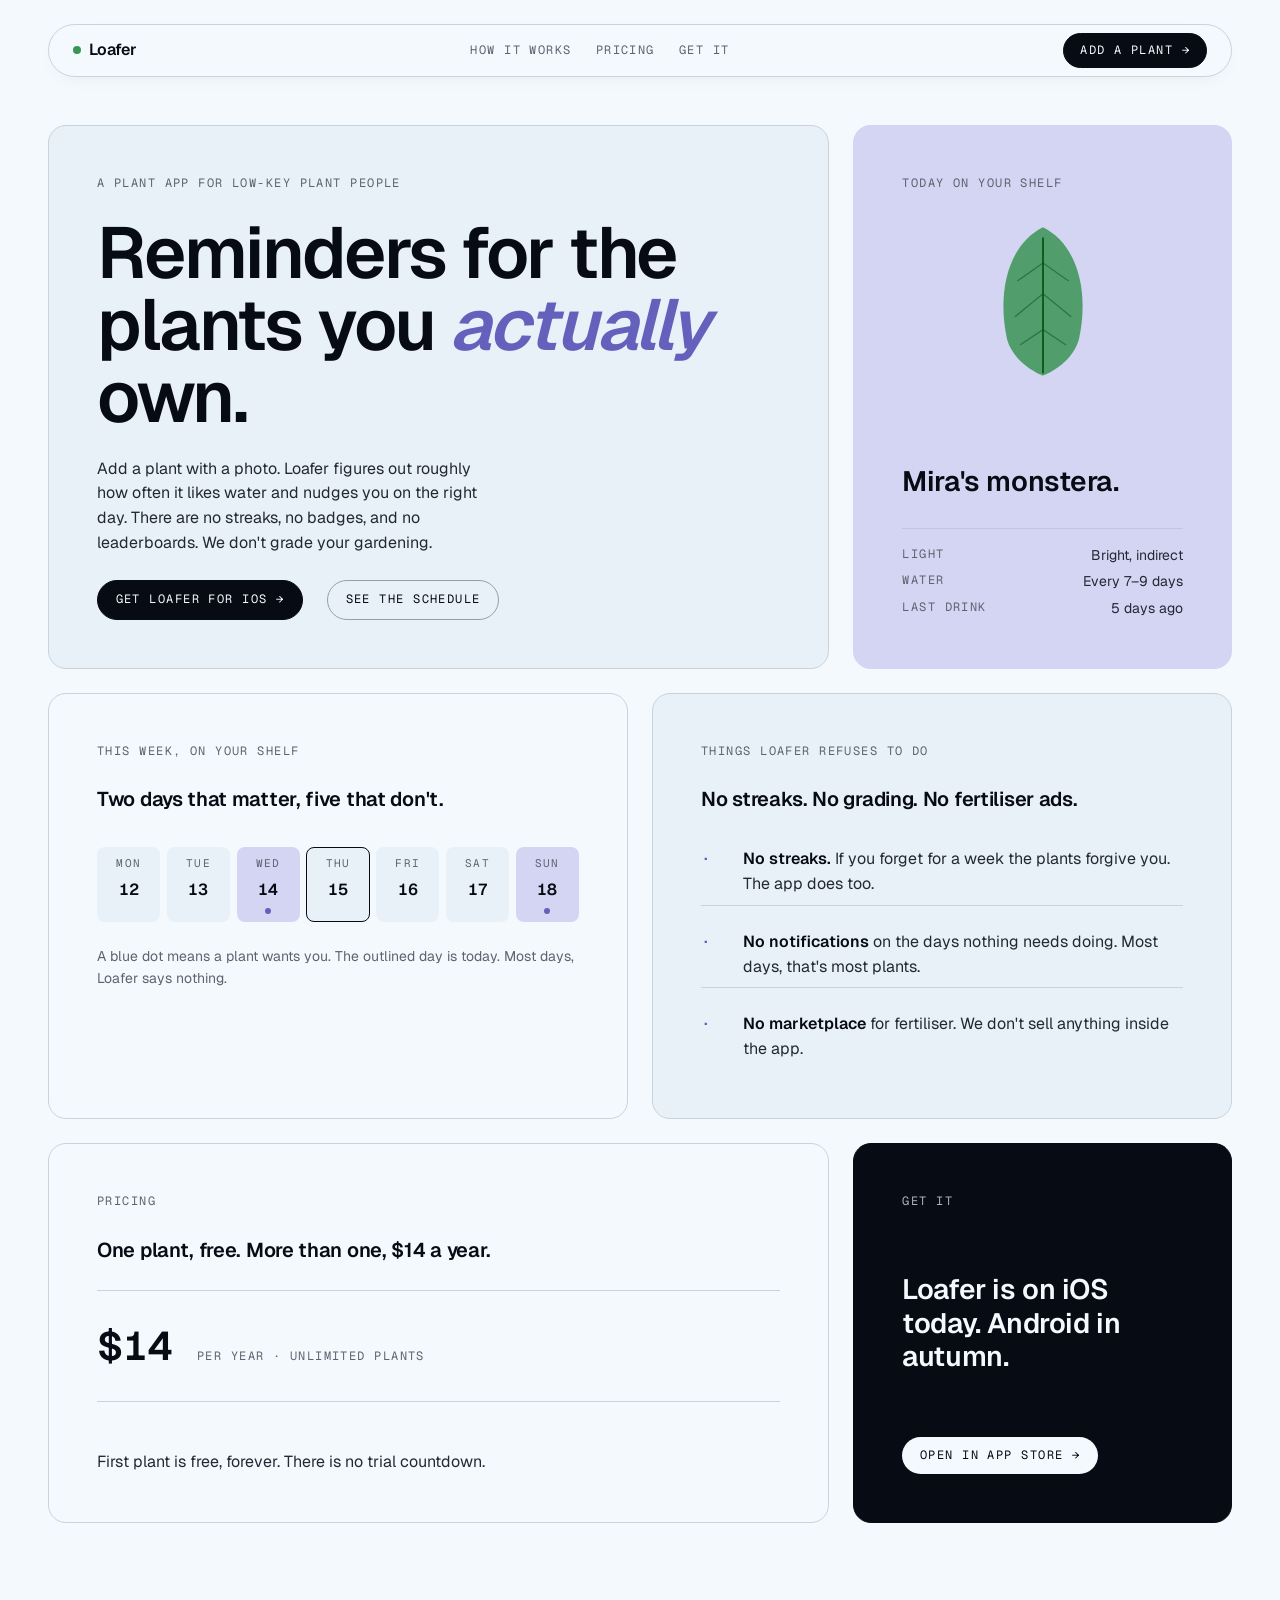
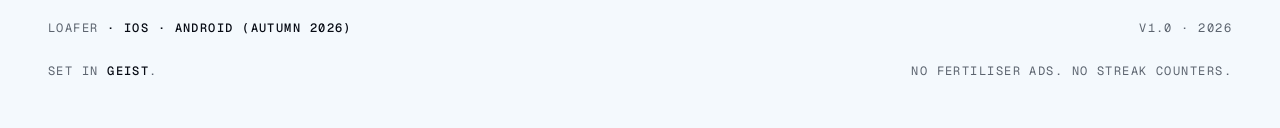
<file: .agents/skills/hallmark/site/_tests/12-loafer/index.html>
<!doctype html>
<html lang="en">
<head>
<meta charset="utf-8" />
<meta name="viewport" content="width=device-width, initial-scale=1, viewport-fit=cover" />
<title>Loafer — Reminders for the plants you actually own.</title>
<meta name="description" content="A plant-care app that nudges you on the days watering matters. Add a plant by photo. No streaks, no rewards." />
<link rel="preconnect" href="https://fonts.googleapis.com" />
<link rel="preconnect" href="https://fonts.gstatic.com" crossorigin />
<link rel="stylesheet" href="https://fonts.googleapis.com/css2?family=Geist:wght@400;500;600;700&family=Geist+Mono:wght@400;500&display=swap" />
<style>
/* Hallmark · macrostructure: Bento Grid · theme: Pastel · enrichment: Tier-A SVG leaf + plant card
 * tone: soft friendly restrained · anchor hue: cool indigo
 * studied: no · pre-emit critique: P5 H4 E4 S4 R5 V4
 */

:root {
  /* Pastel — light · geometric-sans · cool */
  --color-paper:    oklch(98%   0.008  240);
  --color-paper-2:  oklch(95.5% 0.012  240);
  --color-paper-3:  oklch(92%   0.016  245);
  --color-rule:     oklch(86%   0.014  245);
  --color-rule-2:   oklch(70%   0.018  250);
  --color-muted:    oklch(50%   0.020  255);
  --color-ink-2:    oklch(28%   0.024  260);
  --color-ink:      oklch(15%   0.020  260);
  --color-accent:   oklch(54%   0.140  282);  /* indigo */
  --color-accent-soft: oklch(88% 0.040 282);  /* soft indigo for tile bg */
  --color-leaf:     oklch(60%   0.130  150);  /* sage green for leaf */
  --color-focus:    oklch(54%   0.140  282);

  --font-display: "Geist", ui-sans-serif, system-ui, sans-serif;
  --font-body:    "Geist", ui-sans-serif, system-ui, sans-serif;
  --font-label:   "Geist Mono", ui-monospace, monospace;
  --font-mono:    "Geist Mono", ui-monospace, monospace;

  --text-xs:  0.75rem;
  --text-sm:  0.875rem;
  --text-md:  1rem;
  --text-lg:  1.25rem;
  --text-xl:  1.75rem;
  --text-2xl: 2.5rem;
  --text-display: clamp(2.5rem, 5.5vw + 0.5rem, 4.5rem);

  --tracking-display: -0.03em;
  --tracking-tight:   -0.015em;
  --tracking-label:   0.12em;
  --lh-tight:         1;
  --lh-snug:          1.2;
  --lh-relaxed:       1.55;

  --space-3xs: 0.25rem;
  --space-2xs: 0.5rem;
  --space-xs:  0.75rem;
  --space-sm:  1rem;
  --space-md:  1.5rem;
  --space-lg:  2rem;
  --space-xl:  3rem;
  --space-2xl: 4.5rem;
  --space-3xl: 6.5rem;

  --rule-hair: 1px;
  --radius-tile: 18px;
  --radius-pill: 999px;
  --page-gutter: clamp(1.25rem, 4vw, 3rem);
  --page-max:    78rem;

  --dur-micro: 80ms;
  --dur-short: 150ms;
  --ease-out:  cubic-bezier(0.16, 1, 0.3, 1);
}

*, *::before, *::after { box-sizing: border-box; }
html, body { overflow-x: clip; }

html {
  background: var(--color-paper);
  color: var(--color-ink);
  font-family: var(--font-body);
  font-size: 16px;
  line-height: var(--lh-relaxed);
  -webkit-font-smoothing: antialiased;
  text-rendering: optimizeLegibility;
}

body {
  margin: 0;
  padding-inline: var(--page-gutter);
  padding-block: var(--space-md);
}

.page {
  margin-inline: auto;
  max-width: var(--page-max);
}

a { color: inherit; text-decoration: none; }
a:focus-visible { outline: 2px solid var(--color-focus); outline-offset: 3px; }

img, svg { display: block; max-width: 100%; }

h1, h2, h3, p, ul, ol, dl { margin: 0; }

/* — Floating pill nav (N5) ——————————————————————————— */
.nav {
  display: flex;
  align-items: center;
  justify-content: space-between;
  gap: var(--space-md);
  padding: var(--space-2xs) var(--space-md);
  background: var(--color-paper);
  border: 1px solid var(--color-rule);
  border-radius: var(--radius-pill);
  box-shadow: 0 6px 24px -16px oklch(20% 0.02 260 / 0.18);
  margin-block-end: var(--space-xl);
}

.nav__wordmark {
  display: inline-flex;
  align-items: center;
  gap: 0.5rem;
  font-weight: 600;
  font-size: var(--text-md);
  color: var(--color-ink);
  letter-spacing: var(--tracking-tight);
}

.nav__wordmark-dot {
  width: 8px;
  height: 8px;
  border-radius: 50%;
  background: var(--color-leaf);
}

.nav__links {
  display: flex;
  gap: var(--space-md);
  font-family: var(--font-label);
  font-size: var(--text-xs);
  letter-spacing: var(--tracking-label);
  text-transform: uppercase;
  color: var(--color-muted);
}

.nav__links a:hover { color: var(--color-ink); }

.nav__cta {
  padding: 0.45rem 1rem;
  font-family: var(--font-label);
  font-size: var(--text-xs);
  letter-spacing: var(--tracking-label);
  text-transform: uppercase;
  color: var(--color-paper);
  background: var(--color-ink);
  border: 1px solid var(--color-ink);
  border-radius: var(--radius-pill);
  transition: background-color var(--dur-micro) var(--ease-out);
}
.nav__cta:hover { background: var(--color-accent); border-color: var(--color-accent); }

@media (max-width: 36rem) {
  .nav__links { display: none; }
}

/* — Bento grid ———————————————————————————————————————— */
.bento {
  display: grid;
  grid-template-columns: repeat(6, minmax(0, 1fr));
  grid-auto-rows: minmax(14rem, auto);
  gap: var(--space-md);
}

@media (max-width: 56rem) {
  .bento { grid-template-columns: 1fr; }
}

.tile {
  padding: var(--space-xl);
  background: var(--color-paper);
  border: 1px solid var(--color-rule);
  border-radius: var(--radius-tile);
  display: grid;
  align-content: start;
  gap: var(--space-md);
  min-width: 0;
}

.tile__label {
  font-family: var(--font-label);
  font-size: var(--text-xs);
  letter-spacing: var(--tracking-label);
  text-transform: uppercase;
  color: var(--color-muted);
}

/* HERO TILE — spans 4 columns × 2 rows */
.tile--hero {
  grid-column: span 4;
  grid-row: span 2;
  background: var(--color-paper-2);
  display: grid;
  grid-template-rows: auto 1fr auto;
  gap: var(--space-md);
}

.tile__display {
  font-family: var(--font-display);
  font-weight: 600;
  font-size: var(--text-display);
  line-height: var(--lh-tight);
  letter-spacing: var(--tracking-display);
  color: var(--color-ink);
  max-width: 14ch;
  overflow-wrap: anywhere;
  min-width: 0;
}

.tile__display em {
  font-style: italic;
  color: var(--color-accent);
}

.tile__lede {
  font-family: var(--font-body);
  font-size: var(--text-md);
  line-height: var(--lh-relaxed);
  color: var(--color-ink-2);
  max-width: 36ch;
}

.tile__cta-row {
  display: flex;
  gap: var(--space-md);
  flex-wrap: wrap;
  align-items: center;
}

.tile__cta {
  padding: 0.6rem 1.1rem;
  font-family: var(--font-label);
  font-size: var(--text-xs);
  letter-spacing: var(--tracking-label);
  text-transform: uppercase;
  color: var(--color-paper);
  background: var(--color-ink);
  border-radius: var(--radius-pill);
  border: 1px solid var(--color-ink);
}
.tile__cta:hover { background: var(--color-accent); border-color: var(--color-accent); }

.tile__cta--ghost {
  color: var(--color-ink);
  background: transparent;
  border-color: var(--color-rule-2);
}
.tile__cta--ghost:hover { color: var(--color-paper); background: var(--color-ink); border-color: var(--color-ink); }

.tile__small-print {
  font-family: var(--font-body);
  font-size: var(--text-sm);
  color: var(--color-muted);
}

/* PLANT-CARD TILE — spans 2 cols × 2 rows */
.tile--plant {
  grid-column: span 2;
  grid-row: span 2;
  background: var(--color-accent-soft);
  border-color: transparent;
  position: relative;
  overflow: hidden;
  display: grid;
  grid-template-rows: auto 1fr auto;
}

.plant-leaf {
  width: 8rem;
  height: auto;
  margin-inline: auto;
  color: var(--color-leaf);
}

.tile__plant-name {
  font-family: var(--font-display);
  font-weight: 600;
  font-size: var(--text-xl);
  letter-spacing: var(--tracking-tight);
  color: var(--color-ink);
}

.tile__plant-meta {
  display: grid;
  gap: 0.3rem;
  font-family: var(--font-body);
  font-size: var(--text-sm);
  color: var(--color-ink-2);
  padding-block-start: var(--space-sm);
  border-block-start: 1px solid color-mix(in oklch, var(--color-ink) 8%, transparent);
}

.tile__plant-meta-row {
  display: flex;
  justify-content: space-between;
  gap: var(--space-sm);
}

.tile__plant-meta-key {
  font-family: var(--font-label);
  font-size: var(--text-xs);
  letter-spacing: var(--tracking-label);
  text-transform: uppercase;
  color: var(--color-muted);
}

/* SCHEDULE TILE — spans 3 cols × 1 row */
.tile--schedule {
  grid-column: span 3;
}

.schedule {
  display: grid;
  grid-template-columns: repeat(7, minmax(0, 1fr));
  gap: 0.4rem;
  margin-block-start: var(--space-2xs);
}

.day {
  display: grid;
  gap: 0.35rem;
  padding: var(--space-2xs) 0;
  text-align: center;
  background: var(--color-paper-2);
  border-radius: 8px;
}

.day__name {
  font-family: var(--font-label);
  font-size: 0.6875rem;
  letter-spacing: var(--tracking-label);
  text-transform: uppercase;
  color: var(--color-muted);
}

.day__num {
  font-family: var(--font-display);
  font-weight: 600;
  font-size: var(--text-md);
  color: var(--color-ink);
  font-feature-settings: "tnum";
}

.day__dot {
  width: 6px;
  height: 6px;
  border-radius: 50%;
  margin-inline: auto;
  background: transparent;
}

.day--water { background: var(--color-accent-soft); }
.day--water .day__dot { background: var(--color-accent); }
.day--today { outline: 1.5px solid var(--color-ink); outline-offset: -1.5px; }

/* REFUSAL TILE — spans 3 cols */
.tile--refusal {
  grid-column: span 3;
  background: var(--color-paper-2);
}

.refusal__list {
  display: grid;
  gap: var(--space-sm);
  list-style: none;
  padding: 0;
}

.refusal__item {
  display: grid;
  grid-template-columns: 1.6rem 1fr;
  gap: var(--space-sm);
  align-items: baseline;
  padding-block: var(--space-2xs);
  font-family: var(--font-body);
  font-size: var(--text-md);
  color: var(--color-ink-2);
  border-block-end: 1px solid var(--color-rule);
}
.refusal__item:last-child { border-block-end: 0; }
.refusal__item-mark {
  color: var(--color-accent);
  font-family: var(--font-label);
  font-size: var(--text-md);
  font-weight: 600;
}
.refusal__item strong { color: var(--color-ink); font-weight: 600; }

/* PRICING TILE — spans 4 cols */
.tile--pricing {
  grid-column: span 4;
}

.pricing__row {
  display: flex;
  align-items: baseline;
  gap: var(--space-md);
  padding-block: var(--space-md);
  border-block: 1px solid var(--color-rule);
}

.pricing__amount {
  font-family: var(--font-display);
  font-weight: 600;
  font-size: var(--text-2xl);
  color: var(--color-ink);
  font-feature-settings: "tnum";
}

.pricing__period {
  font-family: var(--font-label);
  font-size: var(--text-xs);
  letter-spacing: var(--tracking-label);
  text-transform: uppercase;
  color: var(--color-muted);
}

.pricing__includes {
  margin-block-start: var(--space-md);
  font-family: var(--font-body);
  font-size: var(--text-md);
  color: var(--color-ink-2);
  line-height: var(--lh-relaxed);
}

/* CTA TILE — spans 2 cols */
.tile--cta {
  grid-column: span 2;
  background: var(--color-ink);
  color: var(--color-paper);
  border-color: var(--color-ink);
  display: grid;
  align-content: space-between;
}

.tile--cta .tile__label { color: color-mix(in oklch, var(--color-paper) 70%, transparent); }

.tile--cta .tile__cta-pill {
  padding: 0.6rem 1.1rem;
  font-family: var(--font-label);
  font-size: var(--text-xs);
  letter-spacing: var(--tracking-label);
  text-transform: uppercase;
  color: var(--color-ink);
  background: var(--color-paper);
  border-radius: var(--radius-pill);
  width: fit-content;
}

.tile--cta .cta-tile-display {
  font-family: var(--font-display);
  font-weight: 600;
  font-size: var(--text-xl);
  line-height: var(--lh-snug);
  letter-spacing: var(--tracking-tight);
  color: var(--color-paper);
}

/* — Colophon ——————————————————————————————————————— */
.colophon {
  margin-block-start: var(--space-xl);
  padding-block: var(--space-xl) var(--space-md);
  display: grid;
  gap: var(--space-md);
  font-family: var(--font-label);
  font-size: var(--text-xs);
  letter-spacing: var(--tracking-label);
  text-transform: uppercase;
  color: var(--color-muted);
}

.colophon__row {
  display: flex;
  justify-content: space-between;
  flex-wrap: wrap;
  gap: var(--space-md);
}

.colophon strong { color: var(--color-ink); font-weight: 500; }

@media (prefers-reduced-motion: reduce) {
  *, *::before, *::after { transition: none !important; animation: none !important; }
}
</style>
</head>
<body>

<div class="page">

  <header class="nav" role="banner">
    <span class="nav__wordmark"><span class="nav__wordmark-dot" aria-hidden="true"></span>Loafer</span>
    <nav class="nav__links" aria-label="Primary">
      <a href="#how">How it works</a>
      <a href="#pricing">Pricing</a>
      <a href="#install">Get it</a>
    </nav>
    <a class="nav__cta" href="#install">Add a plant &rarr;</a>
  </header>

  <section class="bento" aria-label="Loafer overview">

    <article class="tile tile--hero" id="hero">
      <p class="tile__label">A plant app for low-key plant people</p>
      <h1 class="tile__display">Reminders for the plants you <em>actually</em> own.</h1>
      <p class="tile__lede">
        Add a plant with a photo. Loafer figures out roughly how often it likes water and nudges you on the right day. There are no streaks, no badges, and no leaderboards. We don't grade your gardening.
      </p>
      <div class="tile__cta-row">
        <a class="tile__cta" href="#install">Get Loafer for iOS &rarr;</a>
        <a class="tile__cta tile__cta--ghost" href="#how">See the schedule</a>
      </div>
    </article>

    <article class="tile tile--plant" aria-labelledby="p-name">
      <p class="tile__label">Today on your shelf</p>
      <svg class="plant-leaf" viewBox="0 0 100 130" fill="currentColor" aria-hidden="true">
        <path d="M 50 8 C 22 22 14 60 22 96 C 28 116 50 124 50 124 C 50 124 72 116 78 96 C 86 60 78 22 50 8 Z" opacity="0.85"/>
        <path d="M 50 16 L 50 122" stroke="oklch(40% 0.12 145)" stroke-width="1.4" fill="none"/>
        <path d="M 50 36 L 30 50" stroke="oklch(40% 0.12 145)" stroke-width="1" fill="none" opacity="0.55"/>
        <path d="M 50 36 L 70 50" stroke="oklch(40% 0.12 145)" stroke-width="1" fill="none" opacity="0.55"/>
        <path d="M 50 60 L 28 78" stroke="oklch(40% 0.12 145)" stroke-width="1" fill="none" opacity="0.55"/>
        <path d="M 50 60 L 72 78" stroke="oklch(40% 0.12 145)" stroke-width="1" fill="none" opacity="0.55"/>
        <path d="M 50 88 L 32 100" stroke="oklch(40% 0.12 145)" stroke-width="1" fill="none" opacity="0.55"/>
        <path d="M 50 88 L 68 100" stroke="oklch(40% 0.12 145)" stroke-width="1" fill="none" opacity="0.55"/>
      </svg>
      <h2 class="tile__plant-name" id="p-name">Mira's monstera.</h2>
      <dl class="tile__plant-meta">
        <div class="tile__plant-meta-row">
          <dt class="tile__plant-meta-key">Light</dt>
          <dd>Bright, indirect</dd>
        </div>
        <div class="tile__plant-meta-row">
          <dt class="tile__plant-meta-key">Water</dt>
          <dd>Every 7–9 days</dd>
        </div>
        <div class="tile__plant-meta-row">
          <dt class="tile__plant-meta-key">Last drink</dt>
          <dd>5 days ago</dd>
        </div>
      </dl>
    </article>

    <article class="tile tile--schedule" id="how" aria-labelledby="s-title">
      <p class="tile__label">This week, on your shelf</p>
      <h3 class="tile__plant-name" id="s-title" style="font-size: var(--text-lg);">Two days that matter, five that don't.</h3>
      <div class="schedule" aria-hidden="true">
        <div class="day"><span class="day__name">Mon</span><span class="day__num">12</span><span class="day__dot"></span></div>
        <div class="day"><span class="day__name">Tue</span><span class="day__num">13</span><span class="day__dot"></span></div>
        <div class="day day--water"><span class="day__name">Wed</span><span class="day__num">14</span><span class="day__dot"></span></div>
        <div class="day day--today"><span class="day__name">Thu</span><span class="day__num">15</span><span class="day__dot"></span></div>
        <div class="day"><span class="day__name">Fri</span><span class="day__num">16</span><span class="day__dot"></span></div>
        <div class="day"><span class="day__name">Sat</span><span class="day__num">17</span><span class="day__dot"></span></div>
        <div class="day day--water"><span class="day__name">Sun</span><span class="day__num">18</span><span class="day__dot"></span></div>
      </div>
      <p class="tile__small-print">A blue dot means a plant wants you. The outlined day is today. Most days, Loafer says nothing.</p>
    </article>

    <article class="tile tile--refusal" aria-labelledby="r-title">
      <p class="tile__label">Things Loafer refuses to do</p>
      <h3 class="tile__plant-name" id="r-title" style="font-size: var(--text-lg);">No streaks. No grading. No fertiliser ads.</h3>
      <ul class="refusal__list">
        <li class="refusal__item"><span class="refusal__item-mark">·</span><span><strong>No streaks.</strong> If you forget for a week the plants forgive you. The app does too.</span></li>
        <li class="refusal__item"><span class="refusal__item-mark">·</span><span><strong>No notifications</strong> on the days nothing needs doing. Most days, that's most plants.</span></li>
        <li class="refusal__item"><span class="refusal__item-mark">·</span><span><strong>No marketplace</strong> for fertiliser. We don't sell anything inside the app.</span></li>
      </ul>
    </article>

    <article class="tile tile--pricing" id="pricing" aria-labelledby="pr-title">
      <p class="tile__label">Pricing</p>
      <h3 class="tile__plant-name" id="pr-title" style="font-size: var(--text-lg);">One plant, free. More than one, $14 a year.</h3>
      <div class="pricing__row">
        <span class="pricing__amount">$14</span>
        <span class="pricing__period">per year · unlimited plants</span>
      </div>
      <p class="pricing__includes">First plant is free, forever. There is no trial countdown.</p>
    </article>

    <article class="tile tile--cta" id="install">
      <p class="tile__label">Get it</p>
      <p class="cta-tile-display">Loafer is on iOS today. Android in autumn.</p>
      <a class="tile__cta-pill" href="#">Open in App Store &rarr;</a>
    </article>

  </section>

  <footer class="colophon">
    <div class="colophon__row">
      <p>Loafer <strong>· iOS · Android (Autumn 2026)</strong></p>
      <p>v1.0 · 2026</p>
    </div>
    <div class="colophon__row">
      <p>Set in <strong>Geist</strong>.</p>
      <p>No fertiliser ads. No streak counters.</p>
    </div>
  </footer>

</div>

</body>
</html>
</file>
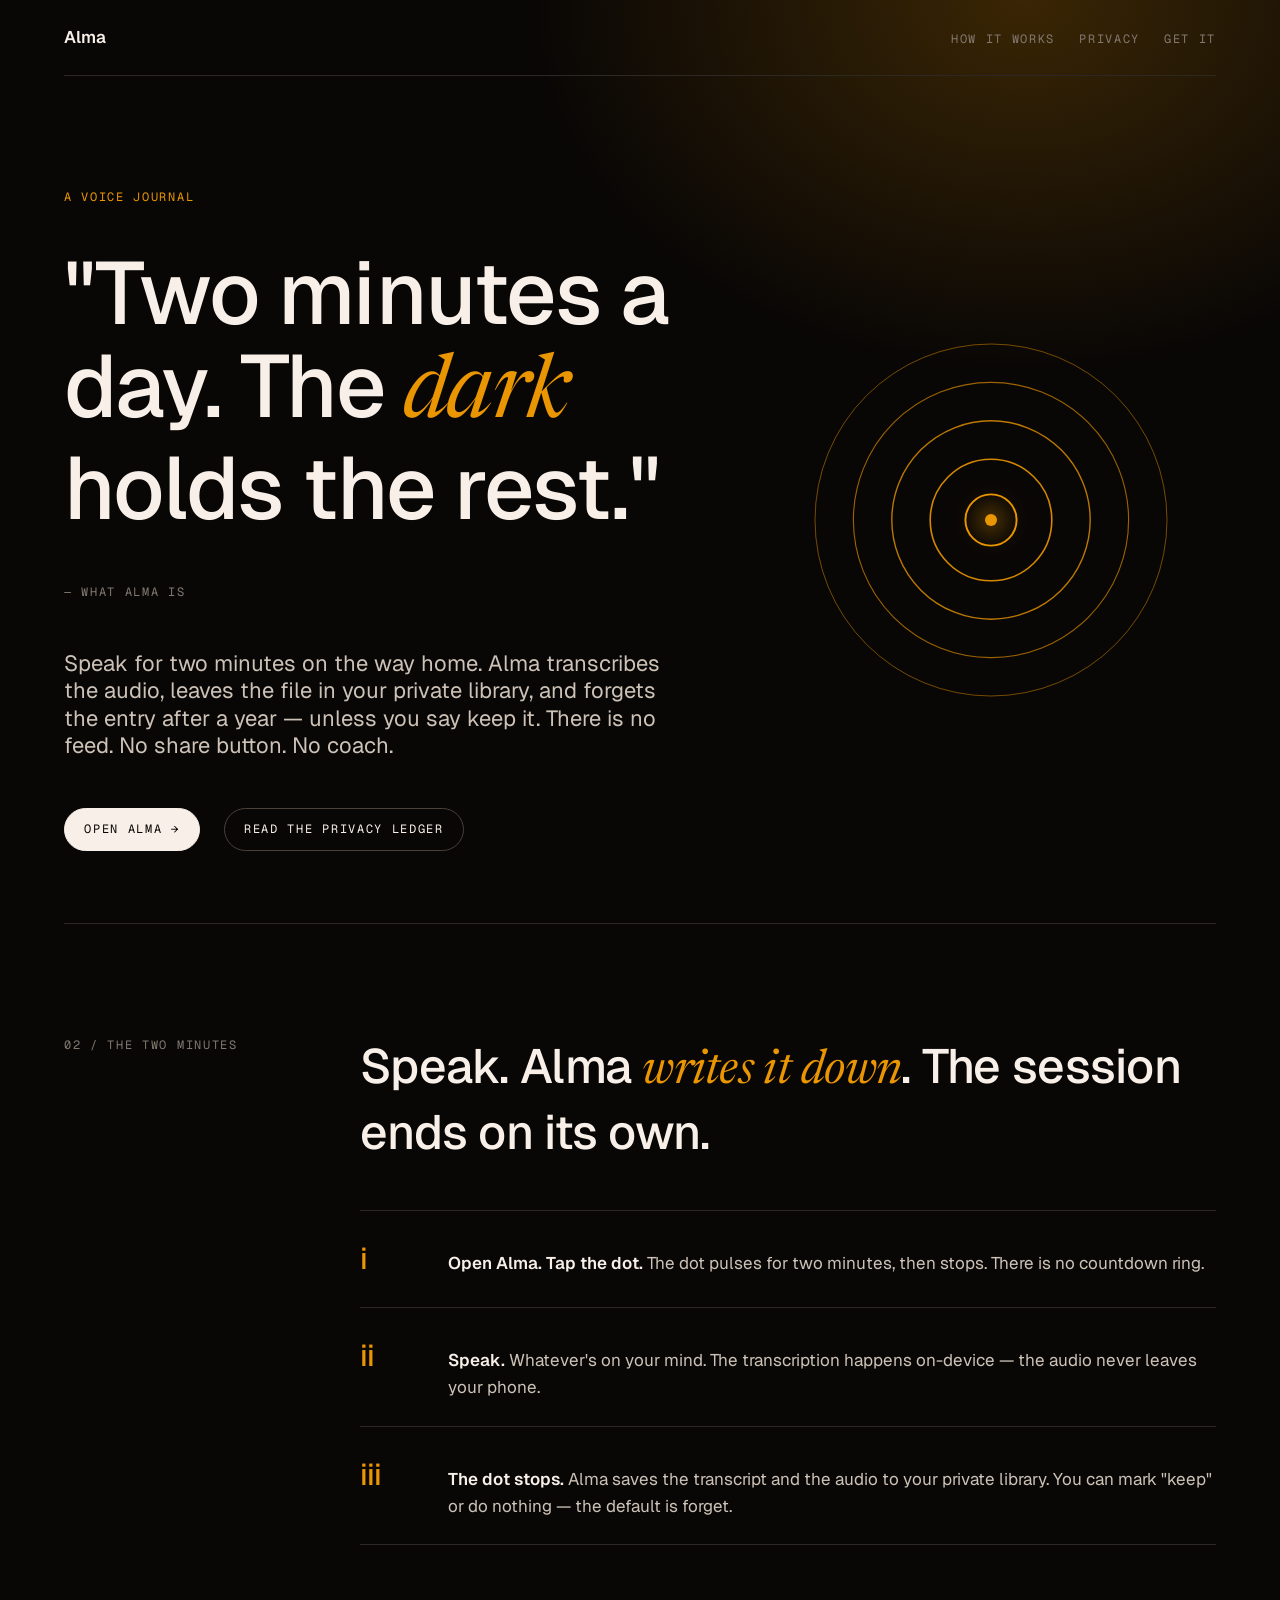
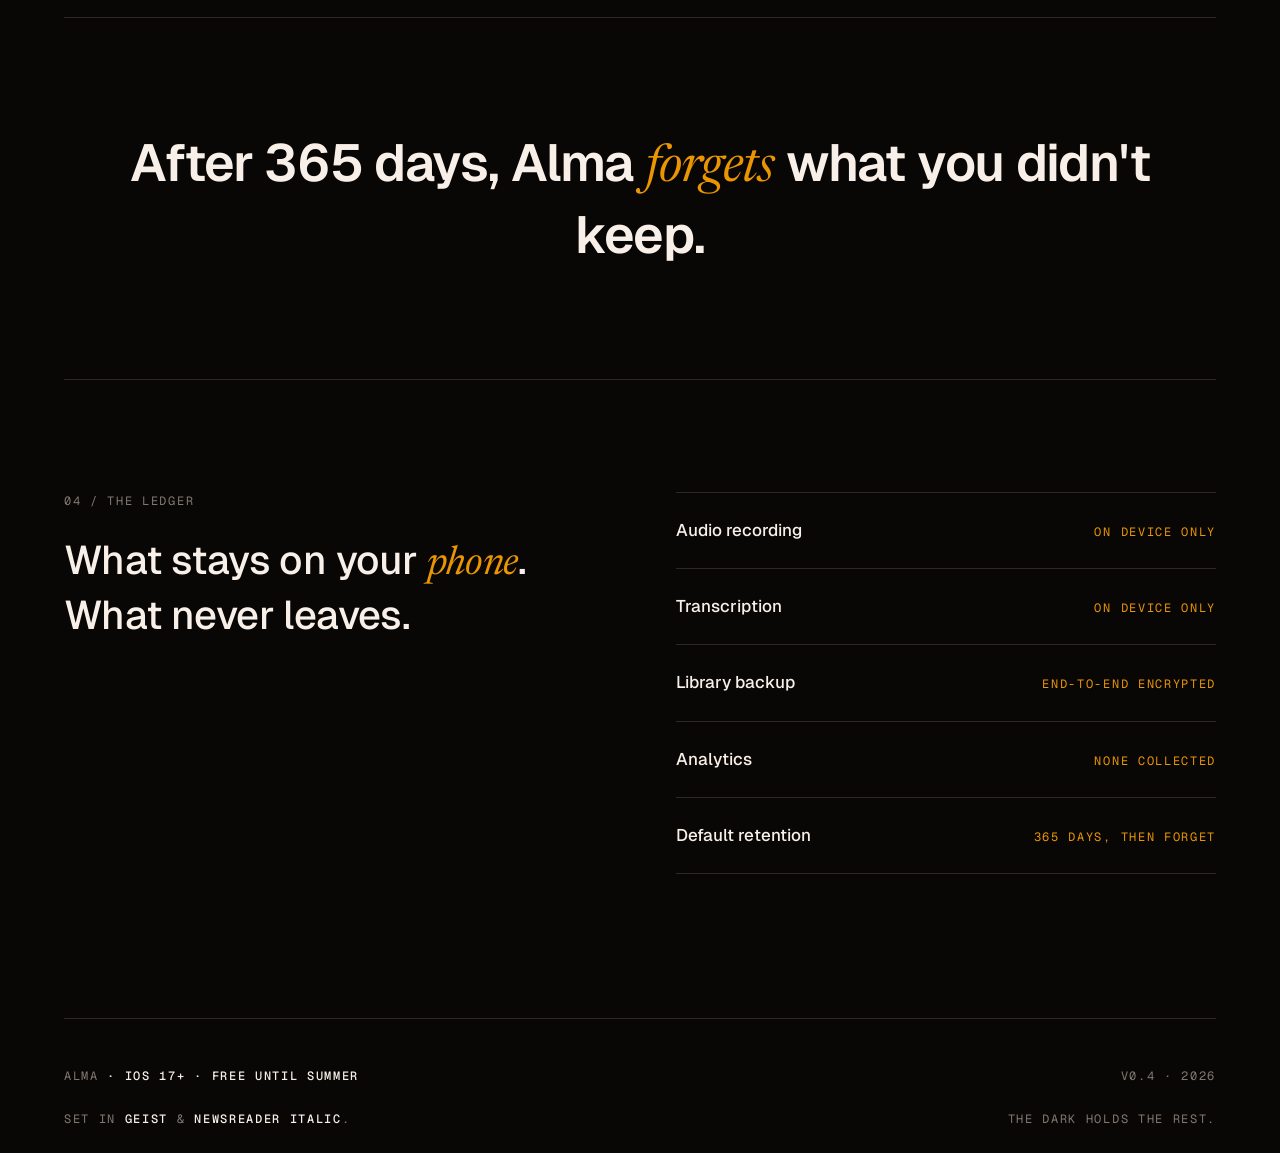
<file: .agents/skills/hallmark/site/_tests/13-alma/index.html>
<!doctype html>
<html lang="en">
<head>
<meta charset="utf-8" />
<meta name="viewport" content="width=device-width, initial-scale=1, viewport-fit=cover" />
<title>Alma — Two minutes a day. The dark holds the rest.</title>
<meta name="description" content="A voice journal that takes two minutes a day, transcribes the audio, and forgets the entry after a year unless you save it." />
<link rel="preconnect" href="https://fonts.googleapis.com" />
<link rel="preconnect" href="https://fonts.gstatic.com" crossorigin />
<link rel="stylesheet" href="https://fonts.googleapis.com/css2?family=Geist:wght@400;500;600;700&family=Geist+Mono:wght@400;500&family=Newsreader:ital,opsz,wght@1,6..72,400;1,6..72,500&display=swap" />
<style>
/* Hallmark · macrostructure: Quote-Led · theme: Halo · enrichment: Tier-A concentric rings SVG
 * tone: atmospheric intimate austere · anchor hue: warm amber
 * studied: no · pre-emit critique: P5 H4 E4 S5 R5 V4
 */

:root {
  /* Halo — dark · geometric-sans · warm (charcoal + amber) */
  --color-paper:    oklch(13%   0.005  60);
  --color-paper-2:  oklch(17%   0.008  60);
  --color-paper-3:  oklch(22%   0.012  62);
  --color-rule:     oklch(28%   0.012  60);
  --color-rule-2:   oklch(38%   0.016  62);
  --color-muted:    oklch(58%   0.018  65);
  --color-ink-2:    oklch(82%   0.020  68);
  --color-ink:      oklch(96%   0.014  70);
  --color-accent:   oklch(74%   0.16   70);  /* warm amber */
  --color-focus:    oklch(74%   0.16   70);

  --font-display: "Geist", ui-sans-serif, system-ui, sans-serif;
  --font-body:    "Geist", ui-sans-serif, system-ui, sans-serif;
  --font-serif:   "Newsreader", ui-serif, Georgia, serif;
  --font-label:   "Geist Mono", ui-monospace, monospace;
  --font-mono:    "Geist Mono", ui-monospace, monospace;

  --text-xs:  0.75rem;
  --text-sm:  0.875rem;
  --text-md:  1.0625rem;
  --text-lg:  1.375rem;
  --text-xl:  1.875rem;
  --text-2xl: 2.5rem;
  --text-display: clamp(2.75rem, 6.5vw + 0.5rem, 5.5rem);

  --tracking-display: -0.02em;
  --tracking-tight:   -0.015em;
  --tracking-label:   0.14em;
  --lh-tight:         1.05;
  --lh-snug:          1.25;
  --lh-relaxed:       1.6;

  --space-3xs: 0.25rem;
  --space-2xs: 0.5rem;
  --space-xs:  0.75rem;
  --space-sm:  1rem;
  --space-md:  1.5rem;
  --space-lg:  2rem;
  --space-xl:  3rem;
  --space-2xl: 4.5rem;
  --space-3xl: 7rem;

  --rule-hair: 1px;
  --radius-pill: 999px;
  --page-gutter: clamp(1.25rem, 4vw, 3rem);
  --page-max:    72rem;

  --dur-micro: 80ms;
  --dur-short: 150ms;
  --ease-out:  cubic-bezier(0.16, 1, 0.3, 1);
}

*, *::before, *::after { box-sizing: border-box; }
html, body { overflow-x: clip; }

html {
  background: var(--color-paper);
  color: var(--color-ink);
  font-family: var(--font-body);
  font-size: 16px;
  line-height: var(--lh-relaxed);
  -webkit-font-smoothing: antialiased;
  text-rendering: optimizeLegibility;
}

body {
  position: relative;
  margin: 0;
  padding-inline: var(--page-gutter);
  min-height: 100dvh;
}

/* Halo glow — fixed warm bloom anchored top-right */
body::before {
  content: "";
  position: fixed;
  inset: 0 0 auto 0;
  height: 80vh;
  pointer-events: none;
  z-index: 0;
  background:
    radial-gradient(ellipse 60% 80% at 80% 0%,
                    color-mix(in oklch, var(--color-accent) 22%, transparent) 0%,
                    transparent 65%);
}

main {
  margin-inline: auto;
  max-width: var(--page-max);
  position: relative;
  z-index: 1;
}

a { color: inherit; text-decoration: none; }
a:focus-visible { outline: 2px solid var(--color-focus); outline-offset: 3px; }

img, svg { display: block; max-width: 100%; }

h1, h2, h3, p, ul, ol, dl { margin: 0; }

/* — Masthead ———————————————————————————————————————— */
.masthead {
  display: flex;
  align-items: baseline;
  justify-content: space-between;
  gap: var(--space-md);
  padding-block: var(--space-md);
  border-block-end: var(--rule-hair) solid var(--color-rule);
  font-family: var(--font-label);
  font-size: var(--text-xs);
  letter-spacing: var(--tracking-label);
  text-transform: uppercase;
  color: var(--color-muted);
}

.masthead__wordmark {
  font-family: var(--font-display);
  font-weight: 600;
  font-size: var(--text-md);
  letter-spacing: 0;
  text-transform: none;
  color: var(--color-ink);
}

.masthead__nav {
  display: flex;
  gap: var(--space-md);
}

.masthead__nav a:hover { color: var(--color-ink); }

@media (max-width: 36rem) {
  .masthead__nav { display: none; }
}

/* — Quote-led hero ————————————————————————————————— */
.hero {
  display: grid;
  grid-template-columns: minmax(0, 1.4fr) minmax(0, 1fr);
  align-items: center;
  gap: var(--space-2xl);
  padding-block: var(--space-3xl) var(--space-2xl);
}

@media (max-width: 56rem) {
  .hero {
    grid-template-columns: 1fr;
    gap: var(--space-xl);
  }
}

.hero__copy {
  display: grid;
  gap: var(--space-md);
}

.hero__eyebrow {
  font-family: var(--font-label);
  font-size: var(--text-xs);
  letter-spacing: var(--tracking-label);
  text-transform: uppercase;
  color: var(--color-accent);
  margin-block-end: var(--space-sm);
}

.hero__quote {
  margin: 0;
  padding: 0;
}

.hero__quote p {
  font-family: var(--font-display);
  font-weight: 500;
  font-size: var(--text-display);
  line-height: var(--lh-tight);
  letter-spacing: var(--tracking-display);
  color: var(--color-ink);
  max-width: 18ch;
  overflow-wrap: anywhere;
  min-width: 0;
}

.hero__quote em {
  font-style: italic;
  font-family: var(--font-serif);
  font-weight: 400;
  color: var(--color-accent);
}

.hero__attrib {
  margin-block-start: var(--space-md);
  font-family: var(--font-label);
  font-size: var(--text-xs);
  letter-spacing: var(--tracking-label);
  text-transform: uppercase;
  color: var(--color-muted);
}

.hero__lede {
  margin-block-start: var(--space-md);
  font-family: var(--font-body);
  font-size: var(--text-lg);
  line-height: var(--lh-snug);
  color: var(--color-ink-2);
  max-width: 42ch;
}

.hero__cta-row {
  display: flex;
  gap: var(--space-md);
  margin-block-start: var(--space-md);
  flex-wrap: wrap;
}

.cta {
  display: inline-block;
  padding: 0.7rem 1.2rem;
  font-family: var(--font-label);
  font-size: var(--text-xs);
  letter-spacing: var(--tracking-label);
  text-transform: uppercase;
  color: var(--color-paper);
  background: var(--color-ink);
  border: 1px solid var(--color-ink);
  border-radius: var(--radius-pill);
  transition: background-color var(--dur-micro) var(--ease-out);
}
.cta:hover { background: var(--color-accent); border-color: var(--color-accent); color: var(--color-paper); }

.cta--ghost {
  color: var(--color-ink);
  background: transparent;
  border-color: var(--color-rule-2);
}
.cta--ghost:hover { color: var(--color-paper); background: var(--color-ink); border-color: var(--color-ink); }

/* — Concentric rings illustration ——————————————————— */
.rings {
  position: relative;
  aspect-ratio: 1 / 1;
  width: 100%;
  max-width: 24rem;
  margin-inline: auto;
  justify-self: end;
}

.rings__svg {
  width: 100%;
  height: 100%;
  color: var(--color-accent);
}

.rings__center {
  position: absolute;
  top: 50%;
  left: 50%;
  width: 12px;
  height: 12px;
  margin: -6px 0 0 -6px;
  border-radius: 50%;
  background: var(--color-accent);
  box-shadow: 0 0 24px 6px color-mix(in oklch, var(--color-accent) 60%, transparent);
  animation: pulse 4s var(--ease-out) infinite;
}

@keyframes pulse {
  0%, 100% { transform: scale(1); opacity: 1; }
  50% { transform: scale(1.4); opacity: 0.85; }
}

@media (prefers-reduced-motion: reduce) {
  .rings__center { animation: none; }
}

/* — Two-minute section ————————————————————————————— */
.two-min {
  padding-block: var(--space-3xl) var(--space-2xl);
  border-block-start: var(--rule-hair) solid var(--color-rule);
  display: grid;
  grid-template-columns: minmax(10rem, 14rem) minmax(0, 1fr);
  gap: var(--space-2xl);
}

@media (max-width: 56rem) {
  .two-min { grid-template-columns: 1fr; gap: var(--space-md); }
}

.two-min__label {
  font-family: var(--font-label);
  font-size: var(--text-xs);
  letter-spacing: var(--tracking-label);
  text-transform: uppercase;
  color: var(--color-muted);
}

.two-min__body {
  display: grid;
  gap: var(--space-md);
}

.two-min__title {
  font-family: var(--font-display);
  font-weight: 500;
  font-size: clamp(1.875rem, 3.5vw + 0.5rem, 3rem);
  line-height: var(--lh-snug);
  letter-spacing: var(--tracking-tight);
  color: var(--color-ink);
  max-width: 28ch;
}

.two-min__title em {
  font-style: italic;
  font-family: var(--font-serif);
  font-weight: 400;
  color: var(--color-accent);
}

.two-min__steps {
  list-style: none;
  padding: 0;
  display: grid;
  border-block-start: var(--rule-hair) solid var(--color-rule);
  margin-block-start: var(--space-md);
}

.two-min__step {
  display: grid;
  grid-template-columns: 4rem minmax(0, 1fr);
  gap: var(--space-md);
  align-items: baseline;
  padding-block: var(--space-md);
  border-block-end: var(--rule-hair) solid var(--color-rule);
}

.two-min__step-num {
  font-family: var(--font-display);
  font-weight: 500;
  font-size: var(--text-xl);
  color: var(--color-accent);
  font-feature-settings: "tnum";
}

.two-min__step-body {
  font-family: var(--font-body);
  font-size: var(--text-md);
  line-height: var(--lh-relaxed);
  color: var(--color-ink-2);
}

.two-min__step-body strong { color: var(--color-ink); font-weight: 600; }

/* — Forgetting band ——————————————————————————————— */
.forget {
  padding-block: var(--space-3xl);
  border-block-start: var(--rule-hair) solid var(--color-rule);
  border-block-end: var(--rule-hair) solid var(--color-rule);
  text-align: center;
}

.forget__phrase {
  font-family: var(--font-display);
  font-weight: 600;
  font-size: clamp(1.875rem, 4vw + 0.5rem, 3.25rem);
  line-height: var(--lh-snug);
  letter-spacing: var(--tracking-tight);
  color: var(--color-ink);
  max-width: 30ch;
  margin-inline: auto;
}

.forget__phrase em {
  font-style: italic;
  font-family: var(--font-serif);
  font-weight: 400;
  color: var(--color-accent);
}

/* — Privacy ledger ————————————————————————————————— */
.privacy {
  padding-block: var(--space-3xl) var(--space-2xl);
  display: grid;
  grid-template-columns: minmax(0, 1fr) minmax(0, 1fr);
  gap: var(--space-2xl);
}

@media (max-width: 56rem) {
  .privacy { grid-template-columns: 1fr; gap: var(--space-md); }
}

.privacy__head {
  display: grid;
  gap: var(--space-md);
  align-content: start;
}

.privacy__label {
  font-family: var(--font-label);
  font-size: var(--text-xs);
  letter-spacing: var(--tracking-label);
  text-transform: uppercase;
  color: var(--color-muted);
}

.privacy__title {
  font-family: var(--font-display);
  font-weight: 500;
  font-size: var(--text-2xl);
  line-height: var(--lh-snug);
  letter-spacing: var(--tracking-tight);
  color: var(--color-ink);
  max-width: 18ch;
}

.privacy__title em {
  font-style: italic;
  font-family: var(--font-serif);
  font-weight: 400;
  color: var(--color-accent);
}

.privacy__list {
  list-style: none;
  padding: 0;
  display: grid;
  gap: 0;
  border-block-start: var(--rule-hair) solid var(--color-rule);
}

.privacy__row {
  display: grid;
  grid-template-columns: minmax(0, 1fr) auto;
  gap: var(--space-md);
  align-items: baseline;
  padding-block: var(--space-md);
  border-block-end: var(--rule-hair) solid var(--color-rule);
  font-family: var(--font-body);
  font-size: var(--text-md);
  color: var(--color-ink-2);
}

.privacy__row-key { color: var(--color-ink); font-weight: 500; }

.privacy__row-value {
  font-family: var(--font-label);
  font-size: var(--text-xs);
  letter-spacing: var(--tracking-label);
  text-transform: uppercase;
  color: var(--color-accent);
}

/* — Colophon ————————————————————————————————————— */
.colophon {
  margin-block-start: var(--space-2xl);
  padding-block: var(--space-xl) var(--space-md);
  border-block-start: var(--rule-hair) solid var(--color-rule);
  display: grid;
  gap: var(--space-md);
  font-family: var(--font-label);
  font-size: var(--text-xs);
  letter-spacing: var(--tracking-label);
  text-transform: uppercase;
  color: var(--color-muted);
}

.colophon__row {
  display: flex;
  justify-content: space-between;
  flex-wrap: wrap;
  gap: var(--space-md);
}

.colophon strong { color: var(--color-ink); font-weight: 500; }
</style>
</head>
<body>

<main>

  <header class="masthead">
    <span class="masthead__wordmark">Alma</span>
    <nav class="masthead__nav" aria-label="Primary">
      <a href="#how">How it works</a>
      <a href="#privacy">Privacy</a>
      <a href="#install">Get it</a>
    </nav>
  </header>

  <section class="hero" aria-labelledby="h-quote">
    <div class="hero__copy">
      <p class="hero__eyebrow">A voice journal</p>
      <blockquote class="hero__quote">
        <p id="h-quote">"Two minutes a day. The <em>dark</em> holds the rest."</p>
      </blockquote>
      <p class="hero__attrib">— What Alma is</p>
      <p class="hero__lede">
        Speak for two minutes on the way home. Alma transcribes the audio, leaves the file in your private library, and forgets the entry after a year — unless you say keep it. There is no feed. No share button. No coach.
      </p>
      <div class="hero__cta-row">
        <a class="cta" href="#install">Open Alma &rarr;</a>
        <a class="cta cta--ghost" href="#privacy">Read the privacy ledger</a>
      </div>
    </div>

    <figure class="rings" aria-hidden="true">
      <svg class="rings__svg" viewBox="0 0 240 240" fill="none" stroke="currentColor">
        <circle cx="120" cy="120" r="110" stroke-width="0.6" stroke-opacity="0.5" />
        <circle cx="120" cy="120" r="86"  stroke-width="0.7" stroke-opacity="0.65" />
        <circle cx="120" cy="120" r="62"  stroke-width="0.85" stroke-opacity="0.8" />
        <circle cx="120" cy="120" r="38"  stroke-width="1" stroke-opacity="0.9" />
        <circle cx="120" cy="120" r="16"  stroke-width="1.2" />
      </svg>
      <span class="rings__center"></span>
    </figure>
  </section>

  <section class="two-min" id="how" aria-labelledby="t-title">
    <p class="two-min__label">02 / The two minutes</p>
    <div class="two-min__body">
      <h2 class="two-min__title" id="t-title">Speak. Alma <em>writes it down</em>. The session ends on its own.</h2>
      <ol class="two-min__steps">
        <li class="two-min__step">
          <span class="two-min__step-num">i</span>
          <p class="two-min__step-body"><strong>Open Alma. Tap the dot.</strong> The dot pulses for two minutes, then stops. There is no countdown ring.</p>
        </li>
        <li class="two-min__step">
          <span class="two-min__step-num">ii</span>
          <p class="two-min__step-body"><strong>Speak.</strong> Whatever's on your mind. The transcription happens on-device — the audio never leaves your phone.</p>
        </li>
        <li class="two-min__step">
          <span class="two-min__step-num">iii</span>
          <p class="two-min__step-body"><strong>The dot stops.</strong> Alma saves the transcript and the audio to your private library. You can mark "keep" or do nothing — the default is forget.</p>
        </li>
      </ol>
    </div>
  </section>

  <section class="forget" aria-hidden="true">
    <p class="forget__phrase">After 365 days, Alma <em>forgets</em> what you didn't keep.</p>
  </section>

  <section class="privacy" id="privacy" aria-labelledby="p-title">
    <header class="privacy__head">
      <p class="privacy__label">04 / The ledger</p>
      <h2 class="privacy__title" id="p-title">What stays on your <em>phone</em>. What never leaves.</h2>
    </header>
    <ul class="privacy__list">
      <li class="privacy__row"><span class="privacy__row-key">Audio recording</span><span class="privacy__row-value">on device only</span></li>
      <li class="privacy__row"><span class="privacy__row-key">Transcription</span><span class="privacy__row-value">on device only</span></li>
      <li class="privacy__row"><span class="privacy__row-key">Library backup</span><span class="privacy__row-value">end-to-end encrypted</span></li>
      <li class="privacy__row"><span class="privacy__row-key">Analytics</span><span class="privacy__row-value">none collected</span></li>
      <li class="privacy__row"><span class="privacy__row-key">Default retention</span><span class="privacy__row-value">365 days, then forget</span></li>
    </ul>
  </section>

  <footer class="colophon" id="install">
    <div class="colophon__row">
      <p>Alma <strong>· iOS 17+ · Free until summer</strong></p>
      <p>v0.4 · 2026</p>
    </div>
    <div class="colophon__row">
      <p>Set in <strong>Geist</strong> &amp; <strong>Newsreader italic</strong>.</p>
      <p>The dark holds the rest.</p>
    </div>
  </footer>

</main>

</body>
</html>
</file>
<file: .agents/skills/hallmark/site/_tests/01-tide-podcast/style.css>
/* Hallmark · macrostructure: Letter · H6 hero knobs: salutation=greeting, body=3 paragraphs, signoff=initials
 * theme: Salon · accent: warm-amber ~2% · enrichment: none (typography only)
 * studied: no · context: skipped, inferred (audio domain) · v0.6.0
 */

:root {
  --color-paper: oklch(96% 0.010 75);
  --color-paper-2: oklch(94% 0.012 75);
  --color-ink: oklch(22% 0.012 60);
  --color-ink-soft: oklch(38% 0.014 60);
  --color-rule: oklch(82% 0.014 70);
  --color-accent: oklch(62% 0.13 55);

  --font-display: "IBM Plex Mono", ui-monospace, SFMono-Regular, monospace;
  --font-body: "Cormorant Garamond", "Source Serif 4", "Iowan Old Style", Georgia, serif;

  --space-3xs: 0.25rem;
  --space-2xs: 0.5rem;
  --space-xs: 0.75rem;
  --space-sm: 1rem;
  --space-md: 1.5rem;
  --space-lg: 2rem;
  --space-xl: 3rem;
  --space-2xl: 4.5rem;
  --space-3xl: 6.5rem;
  --space-4xl: 9rem;

  --measure-prose: 56ch;

  --ease-out: cubic-bezier(0.2, 0.8, 0.2, 1);
  --dur-micro: 120ms;
}

* { box-sizing: border-box; }

html, body { overflow-x: clip; }

body {
  margin: 0;
  background: var(--color-paper);
  color: var(--color-ink);
  font-family: var(--font-body);
  font-size: 1.125rem;
  line-height: 1.55;
  font-feature-settings: "ss01", "lnum";
  -webkit-font-smoothing: antialiased;
}

.page {
  max-width: 56rem;
  margin: 0 auto;
  padding: var(--space-2xl) var(--space-lg) var(--space-3xl);
}

/* Masthead — small mono row */
.masthead {
  display: flex;
  justify-content: space-between;
  align-items: center;
  font-family: var(--font-display);
  font-size: 0.75rem;
  text-transform: uppercase;
  letter-spacing: 0.08em;
  color: var(--color-ink-soft);
  border-block-end: 1px solid var(--color-rule);
  padding-block-end: var(--space-sm);
  margin-block-end: var(--space-2xl);
}

.masthead__brand { color: var(--color-ink); font-weight: 500; }
.masthead__meta { font-variant-numeric: tabular-nums; }

/* Salutation — the letter opens here */
.salutation {
  font-family: var(--font-display);
  font-size: clamp(1.5rem, 2.5vw, 2.25rem);
  font-weight: 400;
  letter-spacing: -0.01em;
  margin: 0 0 var(--space-xl);
  color: var(--color-ink);
}

.salutation__caret {
  display: inline-block;
  width: 0.6ch;
  height: 1em;
  background: var(--color-accent);
  vertical-align: -0.1em;
  margin-inline-start: 0.1em;
  animation: caret 1.05s steps(2, jump-none) infinite;
}

@keyframes caret {
  0%, 50% { opacity: 1; }
  50.01%, 100% { opacity: 0; }
}

@media (prefers-reduced-motion: reduce) {
  .salutation__caret { animation: none; opacity: 0.7; }
}

/* Letter body — generous prose */
.letter {
  max-width: var(--measure-prose);
  font-family: var(--font-body);
  font-size: 1.4rem;
  line-height: 1.55;
  font-weight: 400;
  color: var(--color-ink);
}

.letter p {
  margin: 0 0 var(--space-lg);
}

.letter p:first-child::first-letter {
  font-family: var(--font-body);
  font-style: italic;
  font-size: 4rem;
  line-height: 0.85;
  float: inline-start;
  padding-inline-end: 0.18em;
  padding-block-start: 0.12em;
  color: var(--color-accent);
}

.letter em {
  font-style: italic;
  color: var(--color-ink);
}

/* Sign-off */
.signoff {
  font-family: var(--font-display);
  font-size: 0.875rem;
  text-transform: uppercase;
  letter-spacing: 0.1em;
  color: var(--color-ink-soft);
  margin-block-start: var(--space-xl);
}

.signoff__name { color: var(--color-ink); }

/* Listen-where row */
.listen {
  margin-block-start: var(--space-3xl);
  padding-block-start: var(--space-lg);
  border-block-start: 1px solid var(--color-rule);
}

.listen__heading {
  font-family: var(--font-display);
  font-size: 0.75rem;
  text-transform: uppercase;
  letter-spacing: 0.1em;
  color: var(--color-ink-soft);
  margin: 0 0 var(--space-md);
}

.listen__list {
  list-style: none;
  padding: 0;
  margin: 0;
  display: flex;
  flex-wrap: wrap;
  gap: var(--space-md) var(--space-xl);
}

.listen__item a {
  display: inline-flex;
  align-items: center;
  gap: 0.5ch;
  color: var(--color-ink);
  text-decoration: none;
  font-family: var(--font-body);
  font-size: 1.125rem;
  border-block-end: 1px solid transparent;
  padding-block-end: 2px;
  transition: color var(--dur-micro) var(--ease-out),
              border-color var(--dur-micro) var(--ease-out);
}

.listen__item a:hover,
.listen__item a:focus-visible {
  color: var(--color-accent);
  border-block-end-color: var(--color-accent);
}

.listen__item a:focus-visible {
  outline: 2px solid var(--color-accent);
  outline-offset: 4px;
}

.listen__arrow {
  font-family: var(--font-display);
  font-size: 0.85em;
  opacity: 0.7;
}

/* Colophon */
.colophon {
  margin-block-start: var(--space-3xl);
  padding-block-start: var(--space-md);
  border-block-start: 1px solid var(--color-rule);
  display: flex;
  justify-content: space-between;
  align-items: baseline;
  font-family: var(--font-display);
  font-size: 0.75rem;
  text-transform: uppercase;
  letter-spacing: 0.08em;
  color: var(--color-ink-soft);
}

.colophon a {
  color: var(--color-ink-soft);
  text-decoration: none;
  border-block-end: 1px solid transparent;
  transition: color var(--dur-micro) var(--ease-out),
              border-color var(--dur-micro) var(--ease-out);
}

.colophon a:hover,
.colophon a:focus-visible {
  color: var(--color-ink);
  border-block-end-color: var(--color-rule);
}

.colophon a:focus-visible {
  outline: 2px solid var(--color-accent);
  outline-offset: 4px;
}

/* Mobile */
@media (max-width: 40rem) {
  .page { padding: var(--space-xl) var(--space-md) var(--space-2xl); }
  .letter { font-size: 1.2rem; }
  .salutation { font-size: 1.4rem; }
  .colophon { flex-direction: column; gap: var(--space-2xs); }
}
</file>
<file: .agents/skills/hallmark/site/_tests/02-streampipe-cli/style.css>
/* Hallmark · macrostructure: Long Document · H5 hero knobs: salutation=command, body=2 paragraphs, signoff=mit-license
 * theme: Terminal · accent: phosphor-green ~6% (functional, not decorative)
 * enrichment: Tier-A inline CSS-art terminal blocks (no sticky pin, no Lottie)
 * studied: no · context: explicit · v0.6.0
 */

:root {
  --color-paper: oklch(13% 0.020 150);
  --color-paper-2: oklch(17% 0.022 150);
  --color-rule: oklch(28% 0.025 150);
  --color-ink: oklch(86% 0.040 150);
  --color-ink-soft: oklch(62% 0.040 150);
  --color-accent: oklch(82% 0.20 150);
  --color-accent-dim: oklch(58% 0.16 150);
  --color-amber: oklch(78% 0.18 80);

  --font-mono: "IBM Plex Mono", "JetBrains Mono", ui-monospace, SFMono-Regular, Menlo, monospace;

  --space-3xs: 0.25rem;
  --space-2xs: 0.5rem;
  --space-xs: 0.75rem;
  --space-sm: 1rem;
  --space-md: 1.5rem;
  --space-lg: 2rem;
  --space-xl: 3rem;
  --space-2xl: 4.5rem;
  --space-3xl: 6.5rem;

  --measure-prose: 64ch;

  --ease-out: cubic-bezier(0.2, 0.8, 0.2, 1);
  --dur-micro: 100ms;
}

* { box-sizing: border-box; }

html, body { overflow-x: clip; }

body {
  margin: 0;
  background: var(--color-paper);
  color: var(--color-ink);
  font-family: var(--font-mono);
  font-size: 0.9375rem;
  line-height: 1.6;
  -webkit-font-smoothing: antialiased;
}

.page {
  max-width: 56rem;
  margin: 0 auto;
  padding: var(--space-2xl) var(--space-lg) var(--space-3xl);
}

/* Masthead */
.masthead {
  display: flex;
  justify-content: space-between;
  align-items: center;
  border-block-end: 1px solid var(--color-rule);
  padding-block-end: var(--space-sm);
  margin-block-end: var(--space-2xl);
  font-size: 0.8125rem;
  text-transform: uppercase;
  letter-spacing: 0.06em;
  color: var(--color-ink-soft);
}

.masthead__brand { color: var(--color-accent); }
.masthead__meta { font-variant-numeric: tabular-nums; }

/* Lede — the salutation-as-command */
.lede {
  font-size: clamp(1.25rem, 2.2vw, 1.75rem);
  line-height: 1.4;
  margin: 0 0 var(--space-xl);
  color: var(--color-ink);
  max-width: var(--measure-prose);
}

.lede__prompt {
  color: var(--color-accent);
  margin-inline-end: 0.5ch;
}

.lede__caret {
  display: inline-block;
  width: 0.55ch;
  height: 1.15em;
  background: var(--color-accent);
  vertical-align: -0.18em;
  margin-inline-start: 0.15em;
  animation: caret 1s steps(2, jump-none) infinite;
}

@keyframes caret {
  0%, 50% { opacity: 1; }
  50.01%, 100% { opacity: 0; }
}

@media (prefers-reduced-motion: reduce) {
  .lede__caret { animation: none; opacity: 0.7; }
}

/* Body prose */
.prose {
  max-width: var(--measure-prose);
  font-size: 0.9375rem;
  line-height: 1.7;
}

.prose p {
  margin: 0 0 var(--space-md);
  color: var(--color-ink);
}

.prose strong { color: var(--color-accent); font-weight: 500; }

.prose a {
  color: var(--color-accent);
  text-decoration: underline;
  text-decoration-color: var(--color-accent-dim);
  text-underline-offset: 3px;
  transition: text-decoration-color var(--dur-micro) var(--ease-out);
}

.prose a:hover, .prose a:focus-visible {
  text-decoration-color: var(--color-accent);
}

.prose a:focus-visible {
  outline: 2px solid var(--color-accent);
  outline-offset: 3px;
}

/* Inline terminal blocks */
.term {
  background: var(--color-paper-2);
  border: 1px solid var(--color-rule);
  border-radius: 4px;
  padding: var(--space-md);
  margin: var(--space-lg) 0;
  font-size: 0.875rem;
  line-height: 1.55;
  overflow-x: auto;
  position: relative;
}

.term__line { display: block; white-space: pre; color: var(--color-ink); }
.term__line .term__prompt { color: var(--color-accent); }
.term__line .term__flag { color: var(--color-amber); }
.term__line .term__comment { color: var(--color-ink-soft); }
.term__line.term__line--out { color: var(--color-ink-soft); }

/* Section headings */
.section {
  margin-block-start: var(--space-2xl);
  padding-block-start: var(--space-md);
  border-block-start: 1px solid var(--color-rule);
}

.section__head {
  display: flex;
  justify-content: space-between;
  align-items: baseline;
  margin: 0 0 var(--space-md);
  font-size: 0.8125rem;
  text-transform: uppercase;
  letter-spacing: 0.08em;
  color: var(--color-ink-soft);
}

.section__num {
  color: var(--color-accent);
  font-weight: 500;
}

/* Numbered note rows (How it works) */
.notes { display: grid; gap: var(--space-md); }
.note {
  display: grid;
  grid-template-columns: 4ch 1fr;
  gap: var(--space-md);
  align-items: baseline;
}
.note__num {
  color: var(--color-accent);
  font-variant-numeric: tabular-nums;
}
.note__body {
  color: var(--color-ink);
  max-width: var(--measure-prose);
}
.note__body strong { color: var(--color-accent); font-weight: 500; }

/* Flag spec table */
.flags {
  width: 100%;
  border-collapse: collapse;
  font-size: 0.8125rem;
}
.flags th, .flags td {
  text-align: start;
  padding: var(--space-2xs) var(--space-sm) var(--space-2xs) 0;
  border-block-end: 1px solid var(--color-rule);
  vertical-align: baseline;
}
.flags th {
  font-weight: 500;
  color: var(--color-ink-soft);
  text-transform: uppercase;
  letter-spacing: 0.06em;
}
.flags td:first-child { color: var(--color-accent); width: 18ch; }

/* Colophon */
.colophon {
  margin-block-start: var(--space-3xl);
  padding-block-start: var(--space-md);
  border-block-start: 1px solid var(--color-rule);
  display: flex;
  flex-wrap: wrap;
  gap: var(--space-md) var(--space-xl);
  font-size: 0.8125rem;
  text-transform: uppercase;
  letter-spacing: 0.06em;
  color: var(--color-ink-soft);
}

.colophon a {
  color: var(--color-ink-soft);
  text-decoration: none;
  transition: color var(--dur-micro) var(--ease-out);
}

.colophon a:hover, .colophon a:focus-visible {
  color: var(--color-accent);
}

.colophon a:focus-visible {
  outline: 2px solid var(--color-accent);
  outline-offset: 3px;
}

/* Mobile */
@media (max-width: 40rem) {
  .page { padding: var(--space-xl) var(--space-md) var(--space-2xl); }
  .lede { font-size: 1.125rem; }
  .note { grid-template-columns: 3ch 1fr; gap: var(--space-sm); }
}
</file>
<file: .agents/skills/hallmark/site/_tests/03-maple-bakery/style.css>
/* Hallmark · macrostructure: Catalogue · F1 catalogue knobs: tiles=8, columns=2, rule=hairline-between
 * theme: Almanac · accent: warm-amber ~3% · enrichment: tier-A inline SVG bread silhouettes
 * studied: no · context: explicit · v0.6.0
 */

:root {
  --color-paper: oklch(94% 0.022 80);
  --color-paper-2: oklch(91% 0.024 80);
  --color-ink: oklch(24% 0.020 50);
  --color-ink-soft: oklch(40% 0.020 55);
  --color-rule: oklch(78% 0.020 70);
  --color-accent: oklch(58% 0.14 50);

  --font-display: "IM Fell English SC", "IM Fell English", "EB Garamond", "Cormorant Garamond", Georgia, serif;
  --font-body: "Source Serif 4", "Iowan Old Style", Georgia, serif;

  --space-3xs: 0.25rem;
  --space-2xs: 0.5rem;
  --space-xs: 0.75rem;
  --space-sm: 1rem;
  --space-md: 1.5rem;
  --space-lg: 2rem;
  --space-xl: 3rem;
  --space-2xl: 4.5rem;
  --space-3xl: 6.5rem;

  --ease-out: cubic-bezier(0.2, 0.8, 0.2, 1);
  --dur-micro: 140ms;
}

* { box-sizing: border-box; }
html, body { overflow-x: clip; }

body {
  margin: 0;
  background: var(--color-paper);
  background-image:
    radial-gradient(circle at 20% 10%, oklch(92% 0.026 75 / 0.5), transparent 40%),
    radial-gradient(circle at 80% 90%, oklch(92% 0.026 60 / 0.4), transparent 50%);
  color: var(--color-ink);
  font-family: var(--font-body);
  font-size: 1.0625rem;
  line-height: 1.55;
  -webkit-font-smoothing: antialiased;
}

.page {
  max-width: 64rem;
  margin: 0 auto;
  padding: var(--space-2xl) var(--space-lg) var(--space-3xl);
}

/* Masthead — almanac plate-banner */
.masthead {
  text-align: center;
  border-block-end: 2px double var(--color-rule);
  padding-block-end: var(--space-lg);
  margin-block-end: var(--space-2xl);
}

.masthead__rule {
  width: 4ch;
  border: 0;
  border-block-start: 1px solid var(--color-ink);
  margin: 0 auto var(--space-md);
}

.masthead__brand {
  font-family: var(--font-display);
  font-size: clamp(2.5rem, 6vw, 4.5rem);
  font-weight: 400;
  letter-spacing: 0.02em;
  margin: 0 0 var(--space-2xs);
  color: var(--color-ink);
  line-height: 1;
}

.masthead__sub {
  font-family: var(--font-display);
  font-size: 0.875rem;
  letter-spacing: 0.16em;
  text-transform: uppercase;
  color: var(--color-ink-soft);
  margin: 0;
}

.masthead__sub strong { color: var(--color-accent); font-weight: 400; }

/* Today's bake — section heading */
.todays {
  text-align: center;
  margin-block-end: var(--space-xl);
}

.todays__head {
  font-family: var(--font-display);
  font-size: clamp(1.5rem, 3vw, 2.25rem);
  font-weight: 400;
  letter-spacing: 0.02em;
  margin: 0 0 var(--space-2xs);
  color: var(--color-ink);
}

.todays__date {
  font-family: var(--font-body);
  font-style: italic;
  font-size: 1rem;
  color: var(--color-ink-soft);
  margin: 0;
}

/* Catalogue grid */
.catalogue {
  display: grid;
  grid-template-columns: repeat(2, 1fr);
  gap: 0;
  border-block-start: 1px solid var(--color-rule);
}

.bread {
  display: grid;
  grid-template-columns: 96px 1fr auto;
  align-items: center;
  gap: var(--space-md);
  padding: var(--space-lg) var(--space-md);
  border-block-end: 1px solid var(--color-rule);
  position: relative;
  transition: background var(--dur-micro) var(--ease-out);
}

.bread:nth-child(odd) {
  border-inline-end: 1px solid var(--color-rule);
}

.bread:hover { background: var(--color-paper-2); }

.bread__shape {
  width: 96px;
  height: 96px;
  display: flex;
  align-items: center;
  justify-content: center;
  color: var(--color-ink-soft);
}

.bread__shape svg {
  width: 100%;
  height: 100%;
  fill: none;
  stroke: currentColor;
  stroke-width: 1.5;
  stroke-linecap: round;
  stroke-linejoin: round;
}

.bread__shape--accent svg { stroke: var(--color-accent); }

.bread__body { min-width: 0; }

.bread__name {
  font-family: var(--font-display);
  font-size: 1.375rem;
  font-weight: 400;
  letter-spacing: 0.01em;
  margin: 0 0 var(--space-3xs);
  color: var(--color-ink);
}

.bread__desc {
  font-family: var(--font-body);
  font-style: italic;
  font-size: 0.9375rem;
  color: var(--color-ink-soft);
  margin: 0;
  line-height: 1.4;
}

.bread__price {
  font-family: var(--font-display);
  font-size: 1.125rem;
  font-variant-numeric: tabular-nums;
  color: var(--color-ink);
  white-space: nowrap;
}

.bread__price--out {
  color: var(--color-ink-soft);
  font-style: italic;
  font-family: var(--font-body);
  font-size: 0.9375rem;
}

/* Visit */
.visit {
  margin-block-start: var(--space-2xl);
  padding: var(--space-xl) var(--space-md);
  border-block-start: 2px double var(--color-rule);
  border-block-end: 2px double var(--color-rule);
  text-align: center;
}

.visit__head {
  font-family: var(--font-display);
  font-size: 1.5rem;
  font-weight: 400;
  margin: 0 0 var(--space-md);
}

.visit__lines {
  display: grid;
  gap: var(--space-2xs);
  font-family: var(--font-body);
  font-size: 1rem;
  color: var(--color-ink);
}

.visit__lines em {
  font-style: italic;
  color: var(--color-ink-soft);
}

/* Colophon */
.colophon {
  margin-block-start: var(--space-2xl);
  text-align: center;
  font-family: var(--font-display);
  font-size: 0.75rem;
  letter-spacing: 0.16em;
  text-transform: uppercase;
  color: var(--color-ink-soft);
}

/* Mobile */
@media (max-width: 48rem) {
  .catalogue { grid-template-columns: 1fr; }
  .bread:nth-child(odd) { border-inline-end: none; }
  .bread { grid-template-columns: 64px 1fr auto; gap: var(--space-sm); padding: var(--space-md) var(--space-2xs); }
  .bread__shape { width: 64px; height: 64px; }
  .bread__name { font-size: 1.125rem; }
}
</file>
<file: .agents/skills/hallmark/site/_tests/04-meridian-manifesto/style.css>
/* Hallmark · macrostructure: Quote-Led · H3 hero knobs: weight=display-condensed-bold, attribution=under-quote, length=20-words
 * theme: Brutal · accent: strike-yellow ~3% (used as bleed-rule + one struck word)
 * enrichment: none (typography only — voice is the design)
 * studied: no · context: partial, inferred (audience + use) · v0.6.0
 */

:root {
  --color-paper: oklch(11% 0.005 60);
  --color-paper-2: oklch(15% 0.006 60);
  --color-rule: oklch(28% 0.006 60);
  --color-ink: oklch(96% 0.005 90);
  --color-ink-soft: oklch(72% 0.006 90);
  --color-accent: oklch(86% 0.18 95);

  --font-display: "Bebas Neue", "Oswald", "Barlow Condensed", "Helvetica Neue", "Arial Narrow", sans-serif;
  --font-body: "Inter Tight", "Inter", -apple-system, BlinkMacSystemFont, "Segoe UI", sans-serif;
  --font-mono: "JetBrains Mono", "IBM Plex Mono", ui-monospace, SFMono-Regular, monospace;

  --space-3xs: 0.25rem;
  --space-2xs: 0.5rem;
  --space-xs: 0.75rem;
  --space-sm: 1rem;
  --space-md: 1.5rem;
  --space-lg: 2rem;
  --space-xl: 3rem;
  --space-2xl: 4.5rem;
  --space-3xl: 6.5rem;
  --space-4xl: 9rem;

  --measure-prose: 56ch;
}

* { box-sizing: border-box; }
html, body { overflow-x: clip; }

body {
  margin: 0;
  background: var(--color-paper);
  color: var(--color-ink);
  font-family: var(--font-body);
  font-size: 1.0625rem;
  line-height: 1.5;
  font-weight: 400;
  -webkit-font-smoothing: antialiased;
}

.page {
  max-width: 80rem;
  margin: 0 auto;
  padding: 0;
}

/* Masthead */
.masthead {
  display: flex;
  justify-content: space-between;
  align-items: center;
  padding: var(--space-md) var(--space-lg);
  border-block-end: 1px solid var(--color-rule);
  font-family: var(--font-mono);
  font-size: 0.75rem;
  text-transform: uppercase;
  letter-spacing: 0.12em;
  color: var(--color-ink-soft);
}

.masthead__brand { color: var(--color-ink); font-weight: 500; }
.masthead__brand strong {
  color: var(--color-accent);
  font-weight: 500;
}
.masthead__meta { font-variant-numeric: tabular-nums; }

/* Hero — pull-quote */
.hero {
  padding: var(--space-4xl) var(--space-lg) var(--space-2xl);
  border-block-end: 4px solid var(--color-accent);
}

.quote {
  margin: 0;
  font-family: var(--font-display);
  font-size: clamp(3rem, 9vw, 7.5rem);
  font-weight: 700;
  line-height: 0.95;
  letter-spacing: -0.01em;
  text-transform: uppercase;
  color: var(--color-ink);
  max-width: 24ch;
}

.quote__strike {
  position: relative;
  display: inline-block;
  color: var(--color-ink);
}

.quote__strike::after {
  content: "";
  position: absolute;
  inset-inline: -0.05em;
  inset-block-start: 50%;
  height: 0.18em;
  background: var(--color-accent);
  transform: translateY(-30%) rotate(-2deg);
}

.quote__attr {
  display: block;
  font-family: var(--font-mono);
  font-size: 0.875rem;
  font-weight: 400;
  line-height: 1.4;
  letter-spacing: 0.1em;
  text-transform: uppercase;
  color: var(--color-ink-soft);
  margin-block-start: var(--space-xl);
}

.quote__attr strong {
  color: var(--color-ink);
  font-weight: 500;
}

/* Principles section */
.principles {
  padding: var(--space-3xl) var(--space-lg);
  border-block-end: 1px solid var(--color-rule);
}

.principles__head {
  font-family: var(--font-mono);
  font-size: 0.75rem;
  letter-spacing: 0.16em;
  text-transform: uppercase;
  color: var(--color-ink-soft);
  margin: 0 0 var(--space-2xl);
}

.principles__list {
  display: grid;
  grid-template-columns: repeat(2, 1fr);
  gap: var(--space-2xl) var(--space-xl);
  list-style: none;
  padding: 0;
  margin: 0;
}

.principle {
  border-block-start: 1px solid var(--color-rule);
  padding-block-start: var(--space-md);
}

.principle__num {
  font-family: var(--font-mono);
  font-size: 0.75rem;
  letter-spacing: 0.16em;
  color: var(--color-accent);
  display: block;
  margin-block-end: var(--space-sm);
}

.principle__head {
  font-family: var(--font-display);
  font-size: clamp(1.75rem, 3vw, 2.5rem);
  font-weight: 700;
  letter-spacing: -0.005em;
  text-transform: uppercase;
  line-height: 0.95;
  margin: 0 0 var(--space-md);
  color: var(--color-ink);
}

.principle__body {
  font-family: var(--font-body);
  font-size: 1rem;
  line-height: 1.6;
  color: var(--color-ink-soft);
  max-width: var(--measure-prose);
  margin: 0;
}

.principle__body strong { color: var(--color-ink); font-weight: 500; }

/* Working rules — terse list */
.rules {
  padding: var(--space-2xl) var(--space-lg);
  background: var(--color-paper-2);
  border-block-end: 1px solid var(--color-rule);
}

.rules__head {
  font-family: var(--font-mono);
  font-size: 0.75rem;
  letter-spacing: 0.16em;
  text-transform: uppercase;
  color: var(--color-ink-soft);
  margin: 0 0 var(--space-lg);
}

.rules__list {
  display: grid;
  gap: 0;
  list-style: none;
  padding: 0;
  margin: 0;
}

.rules__item {
  display: grid;
  grid-template-columns: 4ch 1fr;
  gap: var(--space-md);
  padding: var(--space-md) 0;
  border-block-end: 1px solid var(--color-rule);
  font-family: var(--font-body);
  font-size: 1.0625rem;
  line-height: 1.4;
  color: var(--color-ink);
}

.rules__item:last-child { border-block-end: none; }

.rules__num {
  font-family: var(--font-mono);
  font-size: 0.875rem;
  letter-spacing: 0.06em;
  color: var(--color-accent);
}

/* Colophon */
.colophon {
  padding: var(--space-md) var(--space-lg);
  display: flex;
  justify-content: space-between;
  flex-wrap: wrap;
  gap: var(--space-sm);
  font-family: var(--font-mono);
  font-size: 0.75rem;
  letter-spacing: 0.12em;
  text-transform: uppercase;
  color: var(--color-ink-soft);
}

.colophon a {
  color: var(--color-ink-soft);
  text-decoration: none;
  transition: color 100ms ease;
}

.colophon a:hover, .colophon a:focus-visible {
  color: var(--color-accent);
}

.colophon a:focus-visible {
  outline: 2px solid var(--color-accent);
  outline-offset: 3px;
}

@media (max-width: 48rem) {
  .principles__list { grid-template-columns: 1fr; }
  .hero { padding: var(--space-2xl) var(--space-lg); }
}
</file>
<file: .agents/skills/hallmark/site/_tests/05-tracejam-saas/style.css>
/* Hallmark · macrostructure: Workbench · F2 sticky-scroll knobs: pinned=right, content=trace-panel, steps=3
 * theme: Midnight · accent: phosphor-cyan ~3% · enrichment: tier-A CSS-art trace panel (sticky-pinned, 3-state)
 * studied: no · context: explicit · v0.6.0
 */

:root {
  --color-paper: oklch(15% 0.012 240);
  --color-paper-2: oklch(19% 0.014 240);
  --color-paper-3: oklch(23% 0.014 240);
  --color-rule: oklch(30% 0.012 240);
  --color-ink: oklch(94% 0.010 240);
  --color-ink-soft: oklch(70% 0.012 240);
  --color-ink-muted: oklch(55% 0.012 240);
  --color-accent: oklch(82% 0.18 200);
  --color-accent-dim: oklch(58% 0.13 200);
  --color-warn: oklch(78% 0.16 50);
  --color-error: oklch(68% 0.20 30);

  --font-display: "Geist Mono", "JetBrains Mono", "IBM Plex Mono", ui-monospace, SFMono-Regular, monospace;
  --font-body: "Geist", "Inter", -apple-system, BlinkMacSystemFont, "Segoe UI", sans-serif;

  --space-3xs: 0.25rem;
  --space-2xs: 0.5rem;
  --space-xs: 0.75rem;
  --space-sm: 1rem;
  --space-md: 1.5rem;
  --space-lg: 2rem;
  --space-xl: 3rem;
  --space-2xl: 4.5rem;
  --space-3xl: 6.5rem;
  --space-4xl: 9rem;

  --ease-out: cubic-bezier(0.2, 0.8, 0.2, 1);
  --dur-micro: 100ms;
  --dur-short: 200ms;
}

* { box-sizing: border-box; }
html, body { overflow-x: clip; }

body {
  margin: 0;
  background: var(--color-paper);
  color: var(--color-ink);
  font-family: var(--font-body);
  font-size: 0.9375rem;
  line-height: 1.55;
  -webkit-font-smoothing: antialiased;
}

.page { max-width: 80rem; margin: 0 auto; padding: 0 var(--space-lg); }

/* Masthead */
.masthead {
  display: flex;
  justify-content: space-between;
  align-items: center;
  padding: var(--space-md) 0;
  border-block-end: 1px solid var(--color-rule);
  font-family: var(--font-display);
  font-size: 0.8125rem;
  letter-spacing: 0.04em;
  color: var(--color-ink-soft);
}

.masthead__brand { color: var(--color-ink); font-weight: 500; }
.masthead__brand .dot {
  display: inline-block;
  width: 0.55ch;
  height: 0.55ch;
  background: var(--color-accent);
  border-radius: 50%;
  margin-inline-end: 0.5ch;
  vertical-align: 0.1em;
}

.masthead__nav { display: flex; gap: var(--space-md); }
.masthead__nav a {
  color: var(--color-ink-soft);
  text-decoration: none;
  transition: color var(--dur-micro) var(--ease-out);
}
.masthead__nav a:hover, .masthead__nav a:focus-visible { color: var(--color-ink); }
.masthead__nav a:focus-visible { outline: 2px solid var(--color-accent); outline-offset: 3px; }

/* Hero */
.hero {
  padding: var(--space-3xl) 0 var(--space-2xl);
  display: grid;
  grid-template-columns: 1fr 1fr;
  gap: var(--space-2xl);
  align-items: end;
  border-block-end: 1px solid var(--color-rule);
}

.hero__copy { max-width: 36rem; }

.hero__eyebrow {
  font-family: var(--font-display);
  font-size: 0.75rem;
  letter-spacing: 0.12em;
  text-transform: uppercase;
  color: var(--color-accent);
  margin: 0 0 var(--space-md);
}

.hero__head {
  font-family: var(--font-display);
  font-size: clamp(2rem, 4.5vw, 3.75rem);
  font-weight: 500;
  line-height: 1.05;
  letter-spacing: -0.025em;
  margin: 0 0 var(--space-md);
  color: var(--color-ink);
}

.hero__head em {
  font-style: normal;
  color: var(--color-accent);
}

.hero__sub {
  font-size: 1.0625rem;
  line-height: 1.5;
  color: var(--color-ink-soft);
  margin: 0 0 var(--space-lg);
  max-width: 56ch;
}

.hero__cta { display: flex; gap: var(--space-sm); flex-wrap: wrap; }

.btn {
  display: inline-flex;
  align-items: center;
  gap: 0.5ch;
  padding: var(--space-sm) var(--space-md);
  font-family: var(--font-display);
  font-size: 0.875rem;
  font-weight: 500;
  letter-spacing: 0.02em;
  text-decoration: none;
  border: 1px solid var(--color-rule);
  background: transparent;
  color: var(--color-ink);
  cursor: pointer;
  line-height: 1;
  transition: background var(--dur-micro) var(--ease-out),
              border-color var(--dur-micro) var(--ease-out),
              color var(--dur-micro) var(--ease-out);
}
.btn--primary {
  background: var(--color-accent);
  color: var(--color-paper);
  border-color: var(--color-accent);
}
.btn--primary:hover, .btn--primary:focus-visible {
  background: var(--color-ink);
  border-color: var(--color-ink);
}
.btn:hover, .btn:focus-visible { border-color: var(--color-accent); color: var(--color-accent); }
.btn--primary:hover, .btn--primary:focus-visible { color: var(--color-paper); }
.btn:focus-visible { outline: 2px solid var(--color-accent); outline-offset: 3px; }

/* Hero — sample trace card on the right */
.hero__panel {
  background: var(--color-paper-2);
  border: 1px solid var(--color-rule);
  border-radius: 6px;
  padding: var(--space-md);
  font-family: var(--font-display);
  font-size: 0.75rem;
  line-height: 1.5;
}

.hero__panel-head {
  display: flex; justify-content: space-between;
  color: var(--color-ink-soft);
  letter-spacing: 0.04em;
  border-block-end: 1px solid var(--color-rule);
  padding-block-end: var(--space-2xs);
  margin-block-end: var(--space-sm);
}

.trace { display: grid; gap: 4px; }
.span {
  display: grid;
  grid-template-columns: 14ch 1fr 6ch;
  gap: var(--space-2xs);
  align-items: center;
}
.span__label { color: var(--color-ink); white-space: nowrap; overflow: hidden; text-overflow: ellipsis; }
.span__bar {
  height: 8px;
  background: var(--color-paper-3);
  position: relative;
  border-radius: 1px;
}
.span__bar::after {
  content: "";
  position: absolute;
  inset-block: 0;
  background: var(--color-accent);
  border-radius: 1px;
}
.span--err .span__bar::after { background: var(--color-error); }
.span--warn .span__bar::after { background: var(--color-warn); }
.span__time { font-variant-numeric: tabular-nums; color: var(--color-ink-soft); text-align: end; }

/* Workbench — sticky steps + pinned panel */
.workbench {
  display: grid;
  grid-template-columns: minmax(0, 1fr) minmax(0, 1.1fr);
  gap: var(--space-2xl);
  padding: var(--space-3xl) 0;
  border-block-end: 1px solid var(--color-rule);
}

.steps { display: grid; gap: var(--space-3xl); }

.step {
  border-inline-start: 2px solid var(--color-rule);
  padding-inline-start: var(--space-lg);
  position: relative;
}

.step::before {
  content: "";
  position: absolute;
  inset-inline-start: -2px;
  inset-block-start: 0;
  width: 2px;
  height: 0;
  background: var(--color-accent);
  transition: height var(--dur-short) var(--ease-out);
}

.step:hover::before, .step:focus-within::before { height: 100%; }

.step__num {
  font-family: var(--font-display);
  font-size: 0.75rem;
  letter-spacing: 0.12em;
  color: var(--color-accent);
  text-transform: uppercase;
  margin-block-end: var(--space-sm);
}

.step__head {
  font-family: var(--font-display);
  font-size: clamp(1.5rem, 2.5vw, 2rem);
  font-weight: 500;
  letter-spacing: -0.015em;
  line-height: 1.1;
  color: var(--color-ink);
  margin: 0 0 var(--space-md);
}

.step__body {
  font-size: 1rem;
  line-height: 1.6;
  color: var(--color-ink-soft);
  margin: 0 0 var(--space-md);
  max-width: 48ch;
}

.step__body strong { color: var(--color-ink); font-weight: 500; }

.step__code {
  background: var(--color-paper-2);
  border: 1px solid var(--color-rule);
  border-radius: 4px;
  padding: var(--space-sm) var(--space-md);
  font-family: var(--font-display);
  font-size: 0.8125rem;
  line-height: 1.6;
  color: var(--color-ink);
  overflow-x: auto;
}

.step__code .k { color: var(--color-accent); }
.step__code .c { color: var(--color-ink-muted); }
.step__code .s { color: var(--color-warn); }

.pinned {
  position: sticky;
  top: var(--space-xl);
  height: fit-content;
  background: var(--color-paper-2);
  border: 1px solid var(--color-rule);
  border-radius: 6px;
  padding: var(--space-lg);
}

.pinned__head {
  display: flex;
  justify-content: space-between;
  align-items: center;
  font-family: var(--font-display);
  font-size: 0.75rem;
  letter-spacing: 0.06em;
  color: var(--color-ink-soft);
  border-block-end: 1px solid var(--color-rule);
  padding-block-end: var(--space-sm);
  margin-block-end: var(--space-md);
}

.pinned__chip {
  font-family: var(--font-display);
  font-size: 0.6875rem;
  letter-spacing: 0.08em;
  padding: 2px 6px;
  border: 1px solid var(--color-accent);
  color: var(--color-accent);
  border-radius: 2px;
}

.pinned__body { display: grid; gap: 4px; font-family: var(--font-display); font-size: 0.75rem; }

.pinned__why {
  margin-block-start: var(--space-md);
  padding-block-start: var(--space-md);
  border-block-start: 1px solid var(--color-rule);
  font-family: var(--font-body);
  font-size: 0.875rem;
  color: var(--color-ink-soft);
  line-height: 1.5;
}

.pinned__why strong { color: var(--color-error); font-weight: 500; }

/* Integrations strip */
.integrations {
  padding: var(--space-2xl) 0;
  border-block-end: 1px solid var(--color-rule);
}

.integrations__head {
  font-family: var(--font-display);
  font-size: 0.75rem;
  letter-spacing: 0.12em;
  text-transform: uppercase;
  color: var(--color-ink-soft);
  margin: 0 0 var(--space-lg);
}

.integrations__grid {
  display: grid;
  grid-template-columns: repeat(auto-fit, minmax(120px, 1fr));
  gap: var(--space-md);
  list-style: none;
  padding: 0;
  margin: 0;
}

.integrations__grid li {
  font-family: var(--font-display);
  font-size: 0.875rem;
  color: var(--color-ink);
  border: 1px solid var(--color-rule);
  border-radius: 4px;
  padding: var(--space-sm);
  text-align: center;
}

/* Pricing */
.pricing {
  padding: var(--space-3xl) 0;
  border-block-end: 1px solid var(--color-rule);
}

.pricing__head {
  font-family: var(--font-display);
  font-size: 0.75rem;
  letter-spacing: 0.12em;
  text-transform: uppercase;
  color: var(--color-ink-soft);
  margin: 0 0 var(--space-2xl);
}

.tiers { display: grid; grid-template-columns: repeat(3, 1fr); gap: var(--space-md); }

.tier {
  border: 1px solid var(--color-rule);
  border-radius: 6px;
  padding: var(--space-lg);
  background: var(--color-paper-2);
}

.tier--feature { border-color: var(--color-accent); }

.tier__name {
  font-family: var(--font-display);
  font-size: 0.875rem;
  letter-spacing: 0.06em;
  text-transform: uppercase;
  color: var(--color-ink);
  margin: 0 0 var(--space-sm);
}

.tier__price {
  font-family: var(--font-display);
  font-size: 2rem;
  font-weight: 500;
  color: var(--color-ink);
  line-height: 1;
  margin: 0 0 var(--space-md);
}

.tier__price .per {
  font-size: 0.875rem;
  color: var(--color-ink-soft);
  font-weight: 400;
}

.tier__list {
  list-style: none;
  padding: 0;
  margin: 0 0 var(--space-md);
  display: grid;
  gap: var(--space-2xs);
  font-size: 0.875rem;
  color: var(--color-ink-soft);
}

.tier__list li::before {
  content: "—";
  color: var(--color-accent);
  margin-inline-end: 0.5ch;
}

/* Colophon */
.colophon {
  padding: var(--space-md) 0;
  display: flex;
  justify-content: space-between;
  flex-wrap: wrap;
  gap: var(--space-sm);
  font-family: var(--font-display);
  font-size: 0.75rem;
  letter-spacing: 0.06em;
  color: var(--color-ink-soft);
}

.colophon a { color: var(--color-ink-soft); text-decoration: none; transition: color var(--dur-micro) var(--ease-out); }
.colophon a:hover, .colophon a:focus-visible { color: var(--color-accent); }
.colophon a:focus-visible { outline: 2px solid var(--color-accent); outline-offset: 3px; }

@media (max-width: 56rem) {
  .hero { grid-template-columns: 1fr; }
  .workbench { grid-template-columns: 1fr; }
  .pinned { position: static; }
  .tiers { grid-template-columns: 1fr; }
}

@media (prefers-reduced-motion: reduce) {
  .step::before { transition: none; }
}
</file>
<file: .agents/skills/hallmark/site/_tests/06-anya-portfolio/style.css>
/* Hallmark · macrostructure: Index-First · F4 sidebar-toc knobs: width=12rem, sticky=true, numbered=00-04
 * theme: Plain · accent: deep-ink-blue ~2% (used as section-num + one rule)
 * enrichment: none (typography only — restraint is the credibility signal)
 * studied: no · context: skipped, inferred (personal / portfolio domain) · v0.6.0
 */

:root {
  --color-paper: oklch(100% 0 0);
  --color-paper-2: oklch(98% 0.005 240);
  --color-rule: oklch(88% 0.006 240);
  --color-ink: oklch(18% 0.012 245);
  --color-ink-soft: oklch(48% 0.014 245);
  --color-ink-muted: oklch(70% 0.014 245);
  --color-accent: oklch(36% 0.18 248);

  --font-display: "Inter Tight", "Inter", -apple-system, BlinkMacSystemFont, "Segoe UI", sans-serif;
  --font-body: "Inter Tight", "Inter", -apple-system, BlinkMacSystemFont, "Segoe UI", sans-serif;
  --font-mono: "JetBrains Mono", "IBM Plex Mono", ui-monospace, SFMono-Regular, monospace;

  --space-3xs: 0.25rem;
  --space-2xs: 0.5rem;
  --space-xs: 0.75rem;
  --space-sm: 1rem;
  --space-md: 1.5rem;
  --space-lg: 2rem;
  --space-xl: 3rem;
  --space-2xl: 4.5rem;
  --space-3xl: 6.5rem;

  --measure-prose: 60ch;

  --ease-out: cubic-bezier(0.2, 0.8, 0.2, 1);
  --dur-micro: 120ms;
}

* { box-sizing: border-box; }
html, body { overflow-x: clip; }

body {
  margin: 0;
  background: var(--color-paper);
  color: var(--color-ink);
  font-family: var(--font-body);
  font-size: 1rem;
  line-height: 1.55;
  -webkit-font-smoothing: antialiased;
}

.page {
  display: grid;
  grid-template-columns: 14rem 1fr;
  gap: var(--space-3xl);
  max-width: 76rem;
  margin: 0 auto;
  padding: var(--space-2xl) var(--space-lg) var(--space-3xl);
}

/* Sidebar TOC */
.toc {
  position: sticky;
  top: var(--space-2xl);
  align-self: start;
  height: fit-content;
}

.toc__brand {
  font-family: var(--font-display);
  font-size: 0.875rem;
  letter-spacing: 0.06em;
  text-transform: uppercase;
  color: var(--color-ink);
  margin: 0 0 var(--space-3xs);
}

.toc__role {
  font-family: var(--font-mono);
  font-size: 0.75rem;
  letter-spacing: 0.04em;
  color: var(--color-ink-soft);
  margin: 0 0 var(--space-xl);
  display: block;
}

.toc__list {
  list-style: none;
  padding: 0;
  margin: 0 0 var(--space-xl);
  display: grid;
  gap: var(--space-2xs);
  border-block-start: 1px solid var(--color-rule);
  padding-block-start: var(--space-md);
}

.toc__list a {
  display: grid;
  grid-template-columns: 3.25ch 1fr;
  gap: var(--space-sm);
  font-family: var(--font-mono);
  font-size: 0.8125rem;
  letter-spacing: 0.02em;
  color: var(--color-ink-soft);
  text-decoration: none;
  padding: var(--space-3xs) 0;
  transition: color var(--dur-micro) var(--ease-out);
}

.toc__list a:hover, .toc__list a:focus-visible { color: var(--color-accent); }
.toc__list a:focus-visible { outline: 2px solid var(--color-accent); outline-offset: 2px; }

.toc__list .num { color: var(--color-accent); }

.toc__meta {
  font-family: var(--font-mono);
  font-size: 0.6875rem;
  letter-spacing: 0.04em;
  color: var(--color-ink-muted);
  border-block-start: 1px solid var(--color-rule);
  padding-block-start: var(--space-sm);
  display: grid;
  gap: var(--space-3xs);
}

/* Main content column */
.main { min-width: 0; max-width: 56rem; }

.section {
  margin-block-end: var(--space-3xl);
  scroll-margin-top: var(--space-2xl);
}

.section:first-of-type { margin-block-start: 0; }

.section__num {
  font-family: var(--font-mono);
  font-size: 0.75rem;
  letter-spacing: 0.12em;
  text-transform: uppercase;
  color: var(--color-accent);
  margin: 0 0 var(--space-md);
}

.section__head {
  font-family: var(--font-display);
  font-size: clamp(2rem, 4vw, 3rem);
  font-weight: 600;
  line-height: 1.05;
  letter-spacing: -0.025em;
  margin: 0 0 var(--space-lg);
  color: var(--color-ink);
}

.section__head--lede { font-size: clamp(2.5rem, 5vw, 4rem); }

.section__body {
  font-size: 1.0625rem;
  line-height: 1.6;
  color: var(--color-ink);
  max-width: var(--measure-prose);
}

.section__body p { margin: 0 0 var(--space-md); }
.section__body p:last-child { margin-block-end: 0; }
.section__body strong { color: var(--color-accent); font-weight: 500; }

/* Tabular work history */
.years {
  width: 100%;
  border-collapse: collapse;
  font-size: 0.9375rem;
  font-variant-numeric: tabular-nums;
}

.years thead th {
  text-align: start;
  padding: var(--space-2xs) var(--space-md) var(--space-2xs) 0;
  font-family: var(--font-mono);
  font-size: 0.75rem;
  letter-spacing: 0.06em;
  text-transform: uppercase;
  color: var(--color-ink-soft);
  font-weight: 400;
  border-block-end: 1px solid var(--color-rule);
}

.years tbody td {
  padding: var(--space-md) var(--space-md) var(--space-md) 0;
  border-block-end: 1px solid var(--color-rule);
  vertical-align: baseline;
  color: var(--color-ink);
}

.years td:first-child {
  font-family: var(--font-mono);
  color: var(--color-ink-soft);
  width: 12ch;
}

.years td:nth-child(2) {
  font-weight: 500;
  width: 18ch;
}

.years td:last-child { color: var(--color-ink-soft); }

/* Writing list */
.writing {
  list-style: none;
  padding: 0;
  margin: 0;
  display: grid;
  gap: var(--space-md);
}

.writing li {
  display: grid;
  grid-template-columns: 8ch 1fr;
  gap: var(--space-md);
  align-items: baseline;
  border-block-end: 1px solid var(--color-rule);
  padding-block-end: var(--space-md);
}

.writing li:last-child { border-block-end: none; padding-block-end: 0; }

.writing__date {
  font-family: var(--font-mono);
  font-size: 0.8125rem;
  color: var(--color-ink-soft);
  font-variant-numeric: tabular-nums;
}

.writing a {
  color: var(--color-ink);
  text-decoration: none;
  border-block-end: 1px solid var(--color-rule);
  padding-block-end: 1px;
  transition: color var(--dur-micro) var(--ease-out),
              border-color var(--dur-micro) var(--ease-out);
}

.writing a:hover, .writing a:focus-visible {
  color: var(--color-accent);
  border-color: var(--color-accent);
}

.writing a:focus-visible {
  outline: 2px solid var(--color-accent);
  outline-offset: 4px;
}

.writing__sub {
  display: block;
  font-size: 0.875rem;
  color: var(--color-ink-soft);
  margin-block-start: var(--space-3xs);
}

/* Contact */
.contact {
  display: grid;
  grid-template-columns: repeat(auto-fit, minmax(220px, 1fr));
  gap: var(--space-md);
  font-family: var(--font-mono);
  font-size: 0.875rem;
}

.contact__row {
  border: 1px solid var(--color-rule);
  padding: var(--space-md);
  display: grid;
  gap: var(--space-2xs);
}

.contact__label { color: var(--color-ink-soft); font-size: 0.75rem; letter-spacing: 0.06em; text-transform: uppercase; }
.contact__value a { color: var(--color-ink); text-decoration: none; transition: color var(--dur-micro) var(--ease-out); }
.contact__value a:hover, .contact__value a:focus-visible { color: var(--color-accent); }
.contact__value a:focus-visible { outline: 2px solid var(--color-accent); outline-offset: 2px; }

@media (max-width: 64rem) {
  .page { grid-template-columns: 1fr; gap: var(--space-2xl); }
  .toc { position: static; border-block-end: 1px solid var(--color-rule); padding-block-end: var(--space-lg); }
}

@media (max-width: 40rem) {
  .page { padding: var(--space-xl) var(--space-md) var(--space-2xl); }
  .years td:first-child { width: 10ch; }
  .writing li { grid-template-columns: 1fr; }
}
</file>
<file: .agents/skills/hallmark/site/_tests/07-foundry-compliance/style.css>
/* Hallmark · macrostructure: Bento Grid · F1 bento knobs: tiles=6, spans=irregular, accent=corner-only
 * theme: Newsprint · accent: warm-deep-red ~3% · enrichment: tier-A CSS logo grid (8 mono wordmarks)
 * studied: no · context: explicit · v0.6.0
 */

:root {
  --color-paper: oklch(95% 0.014 80);
  --color-paper-2: oklch(92% 0.016 80);
  --color-rule: oklch(78% 0.018 70);
  --color-ink: oklch(20% 0.014 50);
  --color-ink-soft: oklch(40% 0.014 50);
  --color-ink-muted: oklch(58% 0.014 50);
  --color-accent: oklch(48% 0.16 28);
  --color-accent-dim: oklch(60% 0.12 28);

  --font-display: "Source Serif 4", "Iowan Old Style", Georgia, serif;
  --font-body: "Geist", "Inter", -apple-system, BlinkMacSystemFont, "Segoe UI", sans-serif;
  --font-mono: "JetBrains Mono", "IBM Plex Mono", ui-monospace, SFMono-Regular, monospace;

  --space-3xs: 0.25rem;
  --space-2xs: 0.5rem;
  --space-xs: 0.75rem;
  --space-sm: 1rem;
  --space-md: 1.5rem;
  --space-lg: 2rem;
  --space-xl: 3rem;
  --space-2xl: 4.5rem;
  --space-3xl: 6.5rem;

  --radius-tile: 4px;
  --ease-out: cubic-bezier(0.2, 0.8, 0.2, 1);
  --dur-micro: 120ms;
  --dur-short: 240ms;
}

* { box-sizing: border-box; }
html, body { overflow-x: clip; }

body {
  margin: 0;
  background: var(--color-paper);
  color: var(--color-ink);
  font-family: var(--font-body);
  font-size: 0.9375rem;
  line-height: 1.55;
  -webkit-font-smoothing: antialiased;
}

.page { max-width: 80rem; margin: 0 auto; padding: 0 var(--space-lg); }

/* Masthead — newspaper banner */
.masthead {
  display: grid;
  grid-template-columns: 1fr auto 1fr;
  align-items: center;
  padding: var(--space-md) 0;
  border-block-end: 3px double var(--color-ink);
  font-family: var(--font-mono);
  font-size: 0.75rem;
  letter-spacing: 0.06em;
  text-transform: uppercase;
  color: var(--color-ink-soft);
}

.masthead__brand {
  font-family: var(--font-display);
  font-size: 1.25rem;
  font-weight: 600;
  letter-spacing: -0.005em;
  color: var(--color-ink);
  text-transform: none;
}
.masthead__brand .dot { color: var(--color-accent); }

.masthead__nav {
  display: flex;
  gap: var(--space-md);
  justify-content: end;
}

.masthead__nav a {
  color: var(--color-ink-soft);
  text-decoration: none;
  transition: color var(--dur-micro) var(--ease-out);
}

.masthead__nav a:hover, .masthead__nav a:focus-visible { color: var(--color-accent); }
.masthead__nav a:focus-visible { outline: 2px solid var(--color-accent); outline-offset: 3px; }

/* Hero */
.hero {
  display: grid;
  grid-template-columns: 1.4fr 1fr;
  gap: var(--space-2xl);
  align-items: end;
  padding: var(--space-3xl) 0 var(--space-2xl);
  border-block-end: 1px solid var(--color-rule);
}

.hero__copy { max-width: 36rem; }

.hero__eyebrow {
  font-family: var(--font-mono);
  font-size: 0.75rem;
  letter-spacing: 0.12em;
  text-transform: uppercase;
  color: var(--color-accent);
  margin: 0 0 var(--space-md);
}

.hero__head {
  font-family: var(--font-display);
  font-size: clamp(2.5rem, 6vw, 4.5rem);
  font-weight: 600;
  line-height: 1.02;
  letter-spacing: -0.02em;
  margin: 0 0 var(--space-md);
  color: var(--color-ink);
}

.hero__head em { font-style: italic; color: var(--color-accent); }

.hero__sub {
  font-family: var(--font-body);
  font-size: 1.0625rem;
  line-height: 1.6;
  color: var(--color-ink-soft);
  margin: 0 0 var(--space-lg);
  max-width: 56ch;
}

.hero__cta { display: flex; gap: var(--space-sm); flex-wrap: wrap; }

.btn {
  display: inline-flex;
  align-items: center;
  gap: 0.5ch;
  padding: var(--space-sm) var(--space-md);
  font-family: var(--font-body);
  font-size: 0.9375rem;
  font-weight: 500;
  text-decoration: none;
  border: 1px solid var(--color-rule);
  background: transparent;
  color: var(--color-ink);
  cursor: pointer;
  line-height: 1;
  border-radius: 2px;
  transition: background var(--dur-micro) var(--ease-out),
              border-color var(--dur-micro) var(--ease-out),
              color var(--dur-micro) var(--ease-out);
}

.btn--primary { background: var(--color-accent); color: var(--color-paper); border-color: var(--color-accent); }
.btn--primary:hover, .btn--primary:focus-visible { background: var(--color-ink); border-color: var(--color-ink); }
.btn:hover, .btn:focus-visible { border-color: var(--color-accent); color: var(--color-accent); }
.btn--primary:hover, .btn--primary:focus-visible { color: var(--color-paper); }
.btn:focus-visible { outline: 2px solid var(--color-accent); outline-offset: 3px; }

/* Hero pull-quote panel */
.hero__pull {
  background: var(--color-paper-2);
  border-inline-start: 3px solid var(--color-accent);
  padding: var(--space-md);
  font-family: var(--font-display);
}

.hero__pull-quote {
  font-style: italic;
  font-size: 1.125rem;
  line-height: 1.45;
  color: var(--color-ink);
  margin: 0 0 var(--space-sm);
}

.hero__pull-attr {
  font-family: var(--font-mono);
  font-size: 0.75rem;
  letter-spacing: 0.06em;
  color: var(--color-ink-soft);
  font-style: normal;
}

/* Bento grid */
.bento {
  padding: var(--space-2xl) 0;
  display: grid;
  grid-template-columns: repeat(6, 1fr);
  gap: var(--space-md);
  border-block-end: 1px solid var(--color-rule);
}

.tile {
  background: var(--color-paper-2);
  border: 1px solid var(--color-rule);
  border-radius: var(--radius-tile);
  padding: var(--space-lg);
  display: flex;
  flex-direction: column;
  gap: var(--space-sm);
  position: relative;
}

.tile__corner {
  position: absolute;
  inset-block-start: 0;
  inset-inline-end: 0;
  width: 1.5rem;
  height: 1.5rem;
  background: var(--color-accent);
  clip-path: polygon(100% 0, 0 0, 100% 100%);
}

.tile__label {
  font-family: var(--font-mono);
  font-size: 0.75rem;
  letter-spacing: 0.12em;
  text-transform: uppercase;
  color: var(--color-ink-soft);
}

.tile__head {
  font-family: var(--font-display);
  font-size: 1.5rem;
  font-weight: 600;
  line-height: 1.1;
  letter-spacing: -0.015em;
  color: var(--color-ink);
  margin: 0;
}

.tile__body {
  font-size: 0.9375rem;
  line-height: 1.55;
  color: var(--color-ink-soft);
}

.tile--stat { grid-column: span 3; grid-row: span 2; display: grid; grid-template-rows: auto 1fr auto; }
.tile--logos { grid-column: span 3; }
.tile--pricing { grid-column: span 3; }
.tile--testimonial { grid-column: span 3; }
.tile--features { grid-column: span 3; }
.tile--faq { grid-column: span 3; }

/* Big stat tile */
.tile__stat {
  font-family: var(--font-display);
  font-size: clamp(5rem, 14vw, 11rem);
  font-weight: 600;
  line-height: 0.9;
  letter-spacing: -0.03em;
  color: var(--color-ink);
  margin: var(--space-lg) 0;
}

.tile__stat-dot { color: var(--color-accent); }

.tile__stat-cap {
  font-family: var(--font-display);
  font-size: 1.125rem;
  font-style: italic;
  color: var(--color-ink-soft);
  margin: 0;
  line-height: 1.4;
}

/* Logo grid */
.logos {
  display: grid;
  grid-template-columns: repeat(4, 1fr);
  gap: var(--space-sm);
  margin-block-start: var(--space-sm);
}

.logos__item {
  border: 1px solid var(--color-rule);
  border-radius: 2px;
  padding: var(--space-md) var(--space-sm);
  text-align: center;
  font-family: var(--font-display);
  font-size: 0.875rem;
  font-weight: 600;
  letter-spacing: 0.04em;
  color: var(--color-ink);
  background: var(--color-paper);
}

.logos__item .dot { color: var(--color-accent); }

/* Pricing tile */
.tiers {
  display: grid;
  grid-template-columns: repeat(3, 1fr);
  gap: var(--space-sm);
  margin-block-start: var(--space-sm);
}

.tier-card {
  border: 1px solid var(--color-rule);
  border-radius: 2px;
  padding: var(--space-sm);
  background: var(--color-paper);
}

.tier-card--feature {
  border-color: var(--color-accent);
  border-width: 2px;
  position: relative;
}

.tier-card--feature::before {
  content: "popular";
  position: absolute;
  inset-inline-end: -1px;
  inset-block-start: -10px;
  background: var(--color-accent);
  color: var(--color-paper);
  font-family: var(--font-mono);
  font-size: 0.625rem;
  letter-spacing: 0.08em;
  text-transform: uppercase;
  padding: 2px 6px;
  border-radius: 2px;
}

.tier-card__name {
  font-family: var(--font-mono);
  font-size: 0.6875rem;
  letter-spacing: 0.1em;
  text-transform: uppercase;
  color: var(--color-ink-soft);
  margin: 0 0 var(--space-3xs);
}

.tier-card__price {
  font-family: var(--font-display);
  font-size: 1.25rem;
  font-weight: 600;
  color: var(--color-ink);
  margin: 0;
}

.tier-card__per {
  font-family: var(--font-body);
  font-size: 0.75rem;
  color: var(--color-ink-soft);
  font-weight: 400;
}

/* Testimonial tile */
.tile__quote {
  font-family: var(--font-display);
  font-style: italic;
  font-size: 1.125rem;
  line-height: 1.4;
  margin: 0;
  color: var(--color-ink);
}

.tile__attr {
  font-family: var(--font-mono);
  font-size: 0.75rem;
  letter-spacing: 0.04em;
  color: var(--color-ink-soft);
  margin: var(--space-sm) 0 0;
}

.tile__attr strong { color: var(--color-ink); font-weight: 500; }

/* Features tile (compact list) */
.feat-list {
  list-style: none;
  padding: 0;
  margin: 0;
  display: grid;
  gap: var(--space-2xs);
}

.feat-list li {
  display: grid;
  grid-template-columns: 4ch 1fr;
  gap: var(--space-2xs);
  font-size: 0.875rem;
  color: var(--color-ink);
}

.feat-list .num {
  font-family: var(--font-mono);
  color: var(--color-accent);
  font-size: 0.8125rem;
}

/* FAQ tile */
.faq-list {
  list-style: none;
  padding: 0;
  margin: 0;
  display: grid;
  gap: var(--space-2xs);
}

.faq-list li {
  font-family: var(--font-display);
  font-size: 1rem;
  font-weight: 500;
  color: var(--color-ink);
  border-block-end: 1px solid var(--color-rule);
  padding-block-end: var(--space-2xs);
}

.faq-list li:last-child { border-block-end: none; }

.faq-list a {
  color: inherit;
  text-decoration: none;
  display: flex;
  justify-content: space-between;
  align-items: baseline;
  gap: var(--space-sm);
  transition: color var(--dur-micro) var(--ease-out);
}

.faq-list a::after { content: "↗"; color: var(--color-accent); font-family: var(--font-body); }

.faq-list a:hover, .faq-list a:focus-visible { color: var(--color-accent); }
.faq-list a:focus-visible { outline: 2px solid var(--color-accent); outline-offset: 3px; }

/* Final CTA strip */
.cta-strip {
  padding: var(--space-2xl) 0;
  display: grid;
  grid-template-columns: 1fr auto;
  gap: var(--space-lg);
  align-items: center;
  border-block-end: 1px solid var(--color-rule);
}

.cta-strip__head {
  font-family: var(--font-display);
  font-size: clamp(1.75rem, 3.5vw, 2.5rem);
  font-weight: 600;
  letter-spacing: -0.015em;
  line-height: 1.1;
  margin: 0;
  color: var(--color-ink);
}

.cta-strip__head em { font-style: italic; color: var(--color-accent); }

.cta-strip__cta { display: flex; gap: var(--space-sm); }

/* Colophon */
.colophon {
  padding: var(--space-md) 0;
  display: flex;
  justify-content: space-between;
  flex-wrap: wrap;
  gap: var(--space-sm);
  font-family: var(--font-mono);
  font-size: 0.75rem;
  letter-spacing: 0.06em;
  text-transform: uppercase;
  color: var(--color-ink-soft);
}

.colophon a { color: var(--color-ink-soft); text-decoration: none; transition: color var(--dur-micro) var(--ease-out); }
.colophon a:hover, .colophon a:focus-visible { color: var(--color-accent); }
.colophon a:focus-visible { outline: 2px solid var(--color-accent); outline-offset: 3px; }

@media (max-width: 64rem) {
  .bento { grid-template-columns: 1fr 1fr; }
  .tile--stat, .tile--logos, .tile--pricing, .tile--testimonial, .tile--features, .tile--faq { grid-column: span 2; grid-row: auto; }
}

@media (max-width: 48rem) {
  .hero { grid-template-columns: 1fr; }
  .bento { grid-template-columns: 1fr; }
  .tile--stat, .tile--logos, .tile--pricing, .tile--testimonial, .tile--features, .tile--faq { grid-column: span 1; }
  .logos { grid-template-columns: repeat(2, 1fr); }
  .tiers { grid-template-columns: 1fr; }
  .cta-strip { grid-template-columns: 1fr; }
  .masthead { grid-template-columns: 1fr; gap: var(--space-2xs); text-align: center; }
  .masthead__nav { justify-content: center; }
}
</file>
<file: .agents/skills/hallmark/site/_tests/08-cohort-courses/style.css>
/* Hallmark · macrostructure: Stat-Led · H8 hero knobs: stat=range, size=22rem, weight=display-light
 * theme: Linen · accent: warm-amber ~3% · enrichment: none (typography only — the range is the visual)
 * studied: no · context: explicit · v0.6.0
 */

:root {
  --color-paper: oklch(94% 0.018 78);
  --color-paper-2: oklch(91% 0.020 78);
  --color-rule: oklch(76% 0.020 70);
  --color-ink: oklch(22% 0.012 60);
  --color-ink-soft: oklch(42% 0.014 60);
  --color-ink-muted: oklch(60% 0.014 60);
  --color-accent: oklch(64% 0.14 70);

  --font-display: "Inter Tight", "Inter", -apple-system, BlinkMacSystemFont, "Segoe UI", sans-serif;
  --font-body: "Inter Tight", "Inter", -apple-system, BlinkMacSystemFont, "Segoe UI", sans-serif;
  --font-mono: "JetBrains Mono", "IBM Plex Mono", ui-monospace, SFMono-Regular, monospace;

  --space-3xs: 0.25rem;
  --space-2xs: 0.5rem;
  --space-xs: 0.75rem;
  --space-sm: 1rem;
  --space-md: 1.5rem;
  --space-lg: 2rem;
  --space-xl: 3rem;
  --space-2xl: 4.5rem;
  --space-3xl: 6.5rem;
  --space-4xl: 9rem;

  --ease-out: cubic-bezier(0.2, 0.8, 0.2, 1);
  --dur-micro: 120ms;
}

* { box-sizing: border-box; }
html, body { overflow-x: clip; }

body {
  margin: 0;
  background: var(--color-paper);
  color: var(--color-ink);
  font-family: var(--font-body);
  font-size: 1rem;
  line-height: 1.55;
  -webkit-font-smoothing: antialiased;
}

.page { max-width: 80rem; margin: 0 auto; padding: 0 var(--space-lg); }

/* Masthead */
.masthead {
  display: flex;
  justify-content: space-between;
  align-items: center;
  padding: var(--space-md) 0;
  border-block-end: 1px solid var(--color-rule);
  font-family: var(--font-mono);
  font-size: 0.75rem;
  letter-spacing: 0.06em;
  color: var(--color-ink-soft);
  text-transform: uppercase;
}

.masthead__brand {
  font-family: var(--font-display);
  font-size: 1.25rem;
  font-weight: 600;
  letter-spacing: -0.005em;
  color: var(--color-ink);
  text-transform: none;
}
.masthead__brand .dot { color: var(--color-accent); }

.masthead__nav { display: flex; gap: var(--space-md); }
.masthead__nav a {
  color: var(--color-ink-soft);
  text-decoration: none;
  transition: color var(--dur-micro) var(--ease-out);
}

.masthead__nav a:hover, .masthead__nav a:focus-visible { color: var(--color-accent); }
.masthead__nav a:focus-visible { outline: 2px solid var(--color-accent); outline-offset: 3px; }

/* Hero — stat-led */
.hero {
  padding: var(--space-4xl) 0 var(--space-2xl);
  text-align: center;
  border-block-end: 1px solid var(--color-rule);
}

.hero__eyebrow {
  font-family: var(--font-mono);
  font-size: 0.75rem;
  letter-spacing: 0.16em;
  text-transform: uppercase;
  color: var(--color-accent);
  margin: 0 0 var(--space-md);
}

.hero__stat {
  font-family: var(--font-display);
  font-size: clamp(5rem, 14vw, 13rem);
  font-weight: 300;
  letter-spacing: -0.05em;
  line-height: 0.85;
  margin: 0 0 var(--space-md);
  color: var(--color-ink);
  font-variant-numeric: tabular-nums;
}

.hero__stat-em { color: var(--color-accent); font-weight: 400; }

.hero__head {
  font-family: var(--font-display);
  font-size: clamp(1.5rem, 3vw, 2.25rem);
  font-weight: 500;
  letter-spacing: -0.015em;
  line-height: 1.2;
  max-width: 36ch;
  margin: 0 auto var(--space-md);
  color: var(--color-ink);
}

.hero__head em { font-style: italic; color: var(--color-accent); font-weight: 400; }

.hero__sub {
  font-family: var(--font-body);
  font-size: 1.125rem;
  line-height: 1.55;
  color: var(--color-ink-soft);
  max-width: 48ch;
  margin: 0 auto var(--space-xl);
}

.hero__cta { display: flex; gap: var(--space-sm); justify-content: center; flex-wrap: wrap; }

.btn {
  display: inline-flex;
  align-items: center;
  gap: 0.5ch;
  padding: var(--space-sm) var(--space-md);
  font-family: var(--font-display);
  font-size: 0.9375rem;
  font-weight: 500;
  text-decoration: none;
  border: 1px solid var(--color-rule);
  background: transparent;
  color: var(--color-ink);
  cursor: pointer;
  line-height: 1;
  border-radius: 2px;
  transition: background var(--dur-micro) var(--ease-out),
              border-color var(--dur-micro) var(--ease-out),
              color var(--dur-micro) var(--ease-out);
}

.btn--primary { background: var(--color-accent); color: var(--color-paper); border-color: var(--color-accent); }
.btn--primary:hover, .btn--primary:focus-visible { background: var(--color-ink); border-color: var(--color-ink); }
.btn:hover, .btn:focus-visible { border-color: var(--color-accent); color: var(--color-accent); }
.btn--primary:hover, .btn--primary:focus-visible { color: var(--color-paper); }
.btn:focus-visible { outline: 2px solid var(--color-accent); outline-offset: 3px; }

/* Three supporting stats */
.support-stats {
  padding: var(--space-2xl) 0;
  display: grid;
  grid-template-columns: repeat(3, 1fr);
  gap: var(--space-2xl);
  border-block-end: 1px solid var(--color-rule);
}

.s-stat {
  text-align: center;
  border-inline-end: 1px solid var(--color-rule);
  padding-inline-end: var(--space-md);
}

.s-stat:last-child { border-inline-end: none; }

.s-stat__num {
  font-family: var(--font-display);
  font-size: clamp(2.5rem, 4vw, 3.5rem);
  font-weight: 400;
  letter-spacing: -0.02em;
  color: var(--color-ink);
  line-height: 1;
  margin: 0 0 var(--space-2xs);
  font-variant-numeric: tabular-nums;
}

.s-stat__num em { font-style: normal; color: var(--color-accent); }

.s-stat__cap {
  font-family: var(--font-mono);
  font-size: 0.75rem;
  letter-spacing: 0.08em;
  text-transform: uppercase;
  color: var(--color-ink-soft);
  margin: 0;
}

.s-stat__sub {
  font-family: var(--font-body);
  font-size: 0.9375rem;
  font-style: italic;
  color: var(--color-ink-soft);
  margin: var(--space-2xs) 0 0;
  line-height: 1.4;
}

/* Testimonials */
.tm {
  padding: var(--space-3xl) 0;
  display: grid;
  grid-template-columns: repeat(2, 1fr);
  gap: var(--space-xl);
  border-block-end: 1px solid var(--color-rule);
}

.tm__card {
  border-inline-start: 3px solid var(--color-accent);
  padding-inline-start: var(--space-lg);
}

.tm__quote {
  font-family: var(--font-display);
  font-size: 1.25rem;
  line-height: 1.45;
  color: var(--color-ink);
  margin: 0 0 var(--space-md);
}

.tm__attr {
  font-family: var(--font-mono);
  font-size: 0.75rem;
  letter-spacing: 0.06em;
  color: var(--color-ink-soft);
}

.tm__attr strong { color: var(--color-ink); font-weight: 500; }

/* Pricing */
.pricing {
  padding: var(--space-3xl) 0;
  display: grid;
  grid-template-columns: 24ch 1fr 1fr;
  gap: var(--space-xl);
  align-items: start;
  border-block-end: 1px solid var(--color-rule);
}

.pricing__head {
  font-family: var(--font-display);
  font-size: clamp(1.5rem, 2.5vw, 2rem);
  font-weight: 500;
  letter-spacing: -0.015em;
  line-height: 1.2;
  margin: 0;
}

.pricing__head em { font-style: italic; color: var(--color-accent); font-weight: 400; }

.tier {
  border: 1px solid var(--color-rule);
  border-radius: 2px;
  padding: var(--space-lg);
  background: var(--color-paper-2);
}

.tier--feature { border-color: var(--color-accent); border-width: 2px; }

.tier__name {
  font-family: var(--font-mono);
  font-size: 0.75rem;
  letter-spacing: 0.08em;
  text-transform: uppercase;
  color: var(--color-ink-soft);
  margin: 0 0 var(--space-2xs);
}

.tier__price {
  font-family: var(--font-display);
  font-size: 2rem;
  font-weight: 500;
  color: var(--color-ink);
  margin: 0 0 var(--space-md);
}

.tier__price .per {
  font-family: var(--font-body);
  font-size: 0.9375rem;
  font-weight: 400;
  color: var(--color-ink-soft);
}

.tier__list {
  list-style: none;
  padding: 0;
  margin: 0 0 var(--space-md);
  display: grid;
  gap: var(--space-2xs);
  font-size: 0.875rem;
  color: var(--color-ink-soft);
}

.tier__list li::before { content: "—"; color: var(--color-accent); margin-inline-end: 0.5ch; }

/* CTA strip */
.cta-strip {
  padding: var(--space-2xl) 0;
  text-align: center;
  border-block-end: 1px solid var(--color-rule);
}

.cta-strip__head {
  font-family: var(--font-display);
  font-size: clamp(1.75rem, 4vw, 2.75rem);
  font-weight: 500;
  letter-spacing: -0.02em;
  line-height: 1.1;
  margin: 0 0 var(--space-md);
  max-width: 28ch;
  margin-inline: auto;
}

.cta-strip__head em { font-style: italic; color: var(--color-accent); font-weight: 400; }

.cta-strip__cta { display: flex; gap: var(--space-sm); justify-content: center; flex-wrap: wrap; }

/* Colophon */
.colophon {
  padding: var(--space-md) 0;
  display: flex;
  justify-content: space-between;
  flex-wrap: wrap;
  gap: var(--space-sm);
  font-family: var(--font-mono);
  font-size: 0.75rem;
  letter-spacing: 0.06em;
  text-transform: uppercase;
  color: var(--color-ink-soft);
}

.colophon a { color: var(--color-ink-soft); text-decoration: none; transition: color var(--dur-micro) var(--ease-out); }
.colophon a:hover, .colophon a:focus-visible { color: var(--color-accent); }
.colophon a:focus-visible { outline: 2px solid var(--color-accent); outline-offset: 3px; }

@media (max-width: 56rem) {
  .support-stats { grid-template-columns: 1fr; }
  .s-stat { border-inline-end: none; border-block-end: 1px solid var(--color-rule); padding-block-end: var(--space-md); }
  .s-stat:last-child { border-block-end: none; }
  .tm { grid-template-columns: 1fr; }
  .pricing { grid-template-columns: 1fr; }
  .masthead { flex-direction: column; gap: var(--space-2xs); }
}
</file>
